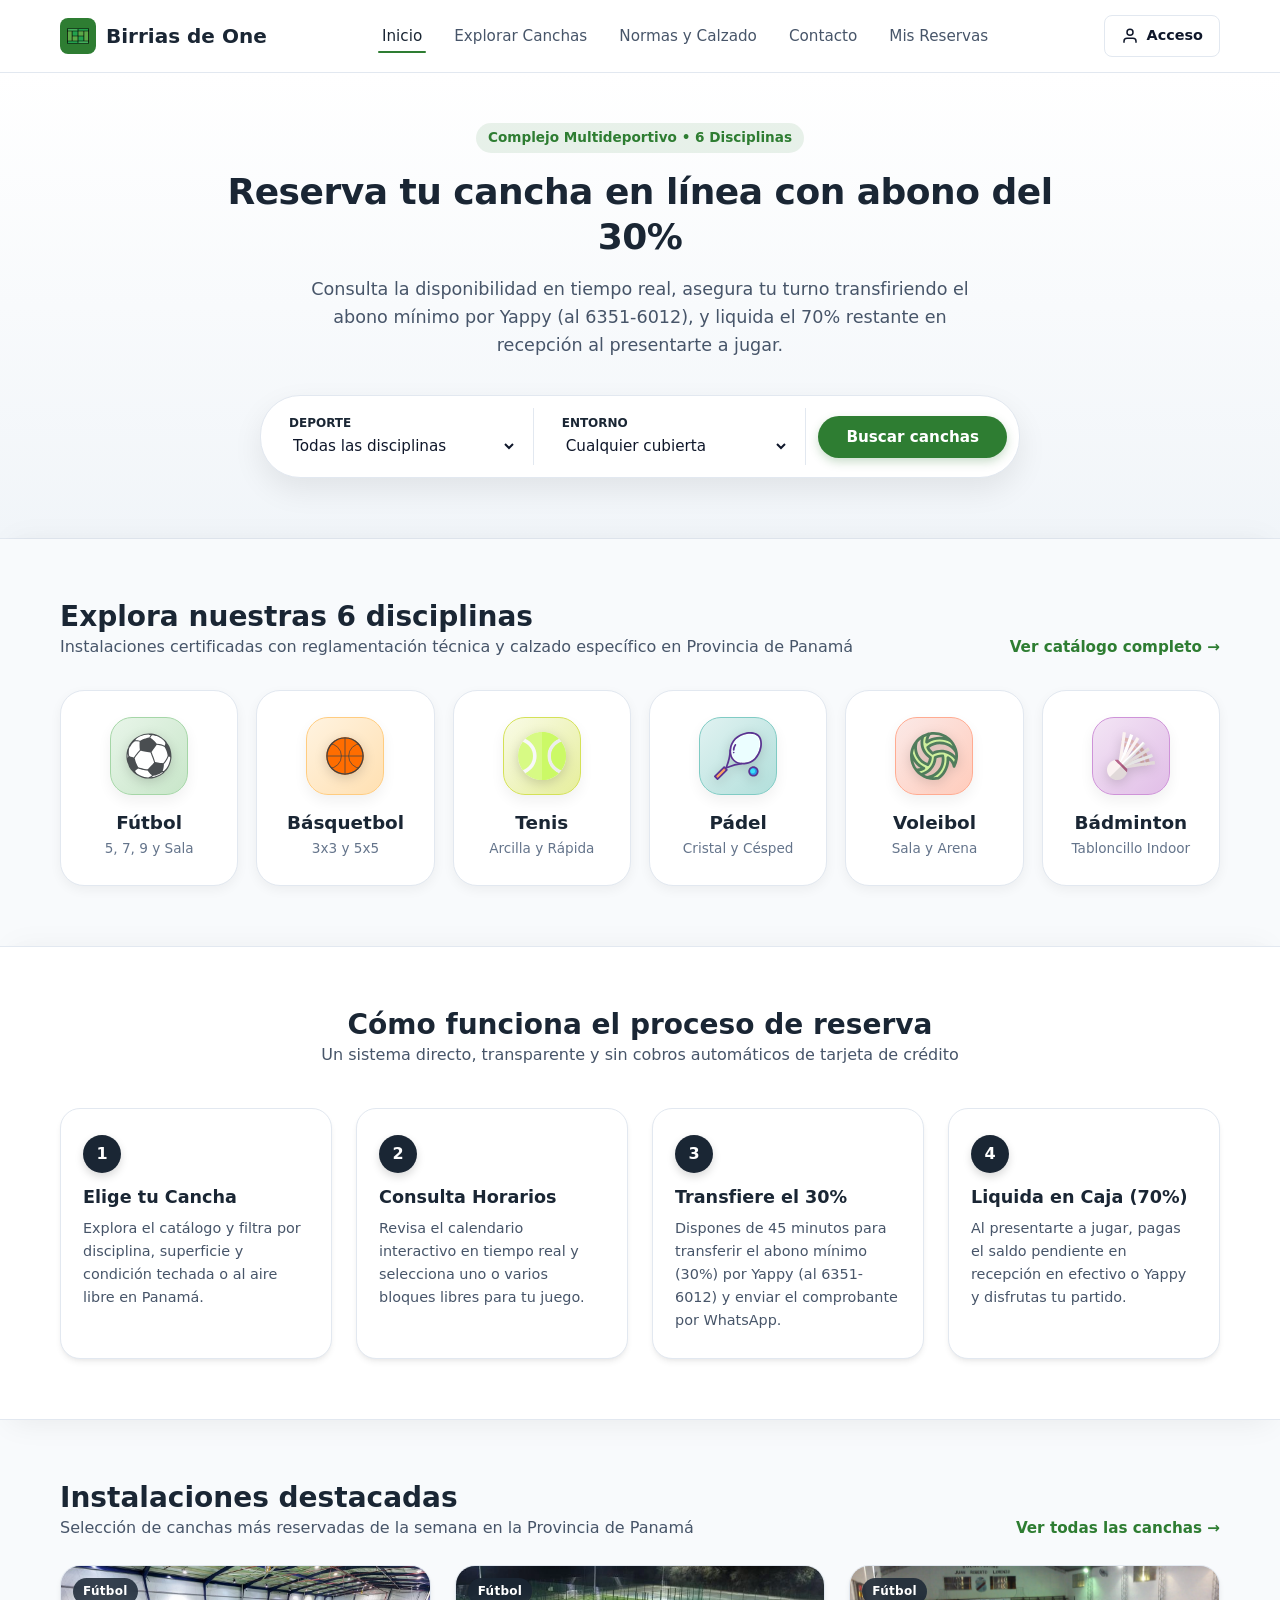
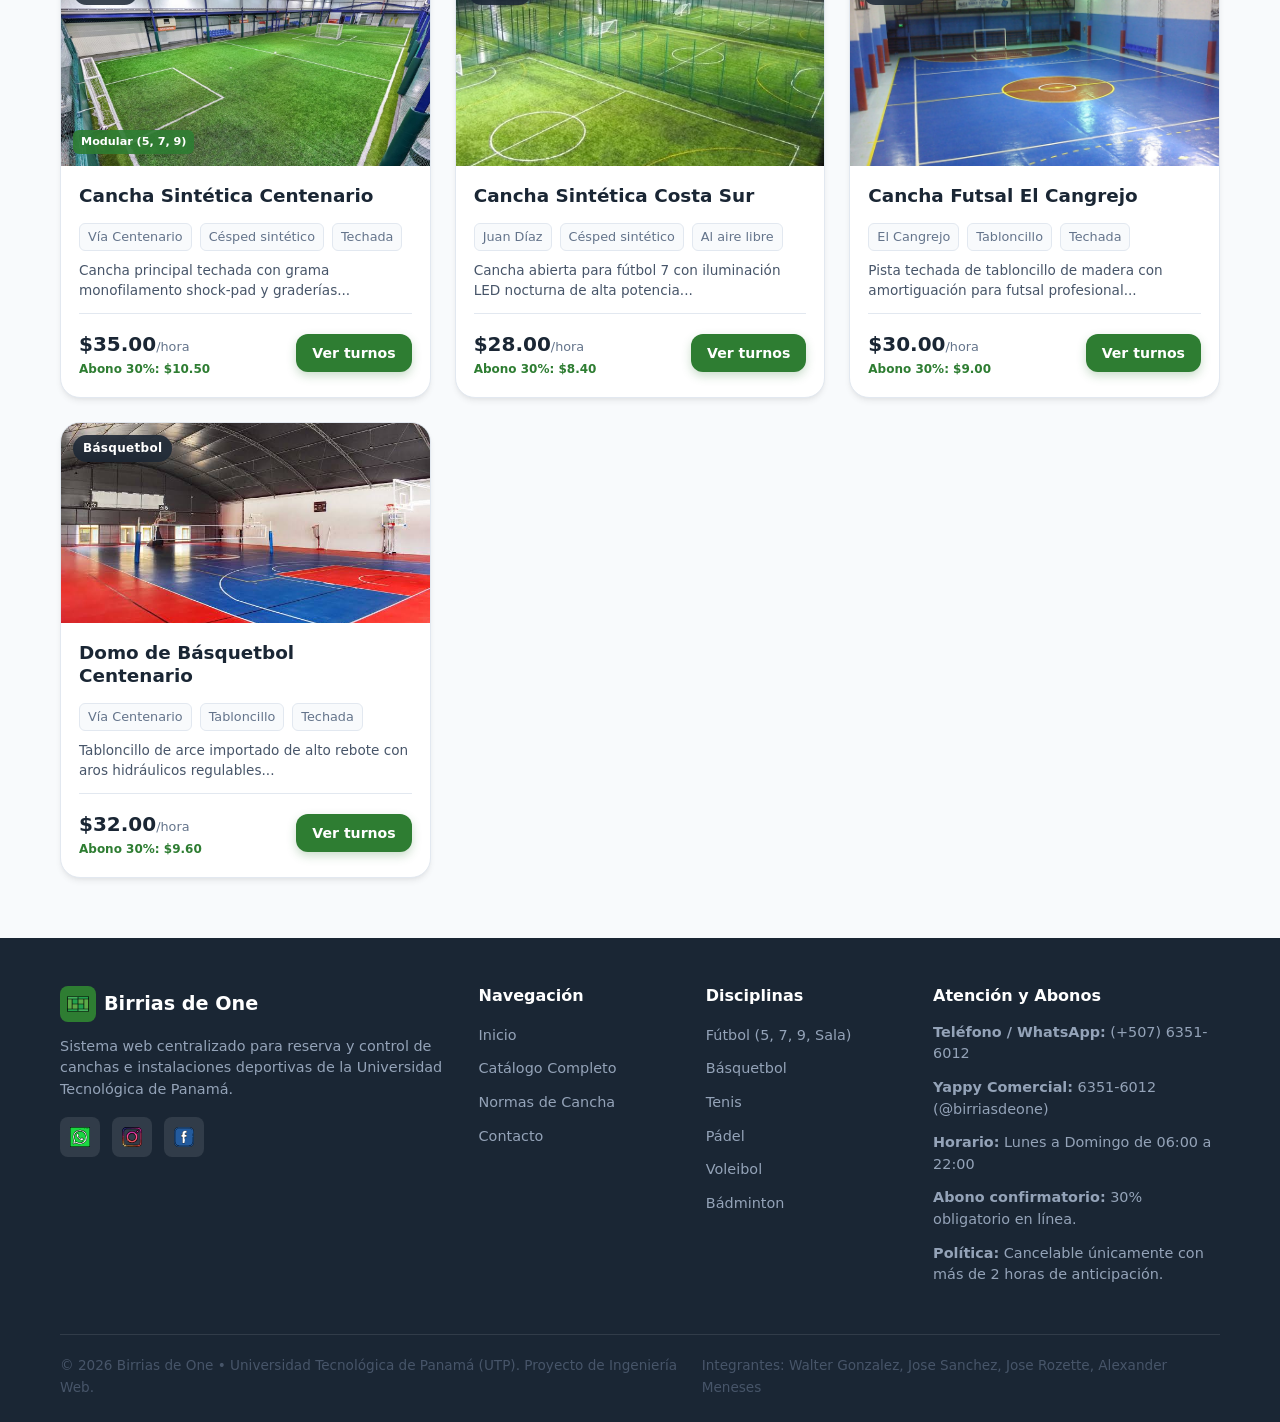
<file: index.html>
<!DOCTYPE html>
<html lang="es">
<head>
  <meta charset="UTF-8">
  <meta http-equiv="refresh" content="0; url=Codigo%20del%20proyecto%20Fase%203/index.html">
  <title>Birrias de One</title>
</head>
<body>
  <p>Redirigiendo a Birrias de One... <a href="Codigo%20del%20proyecto%20Fase%203/index.html">Haz clic aquí</a></p>
</body>
</html>
</file>
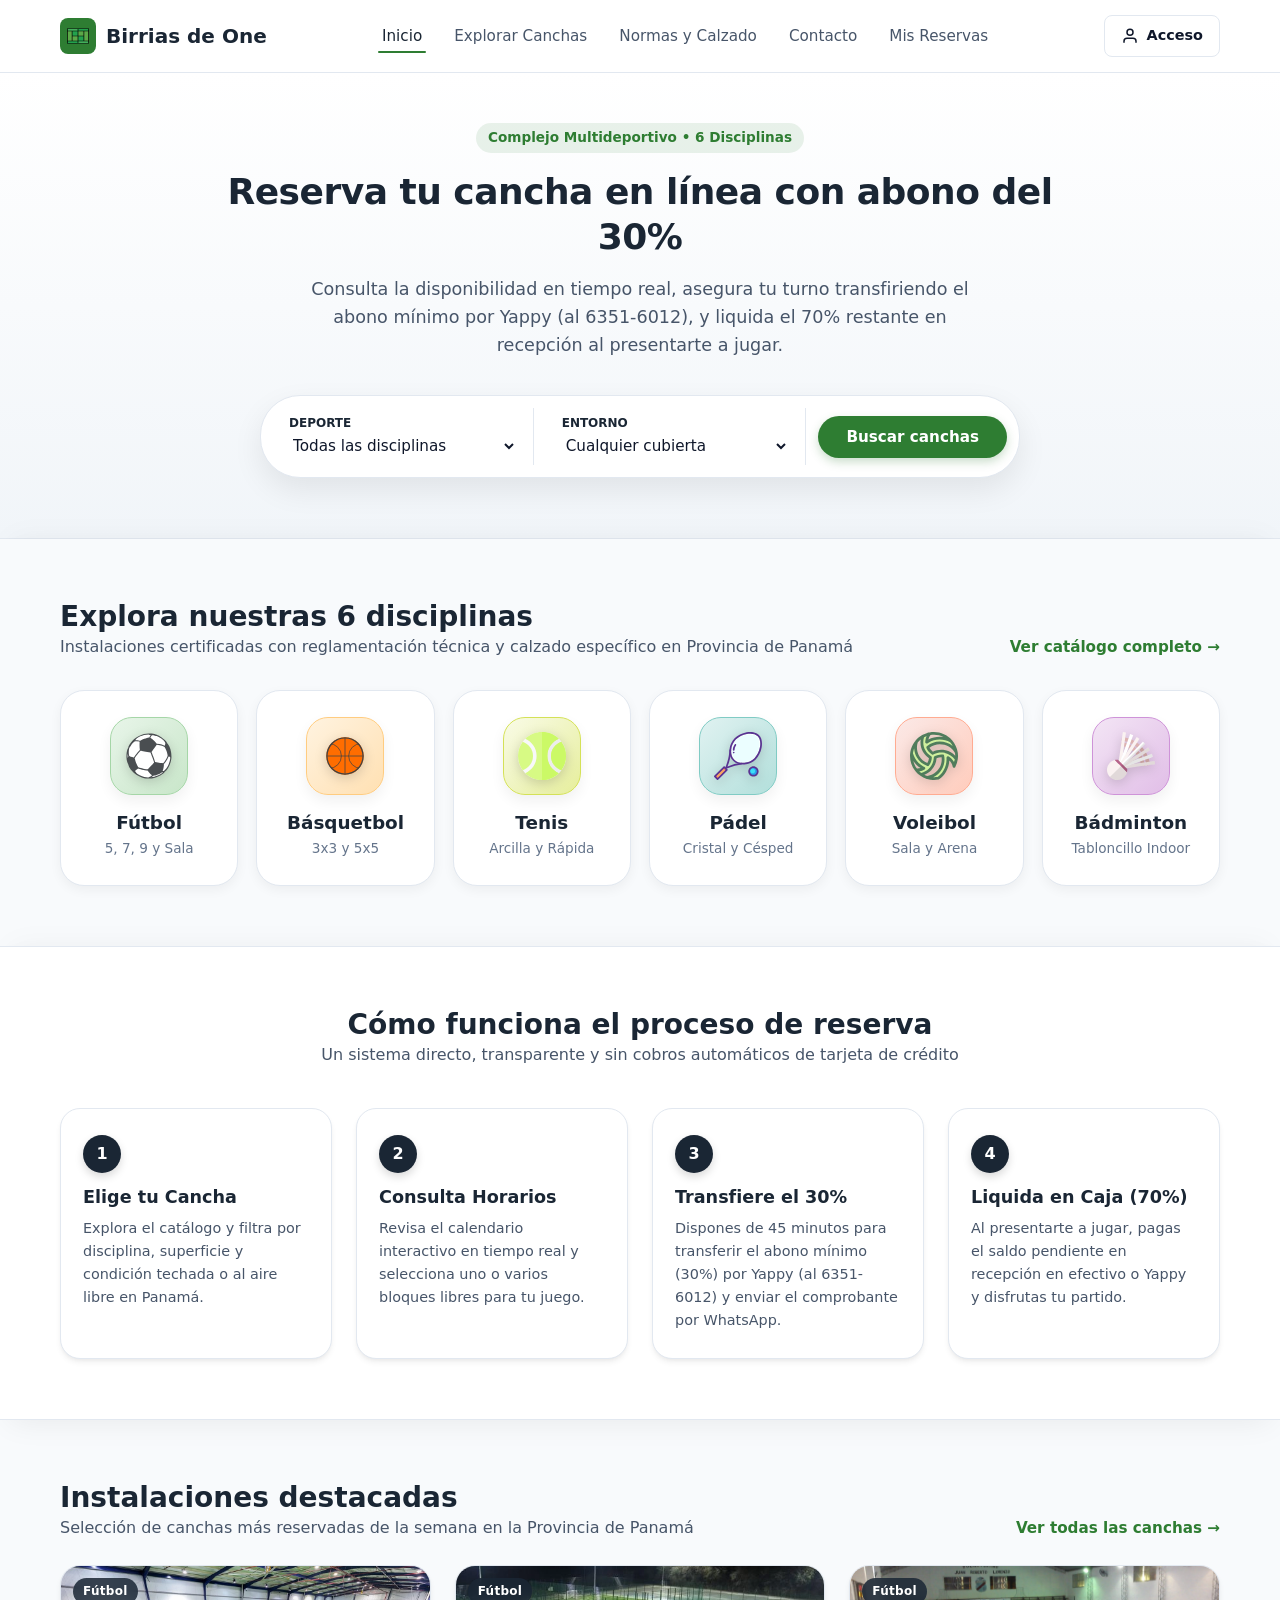
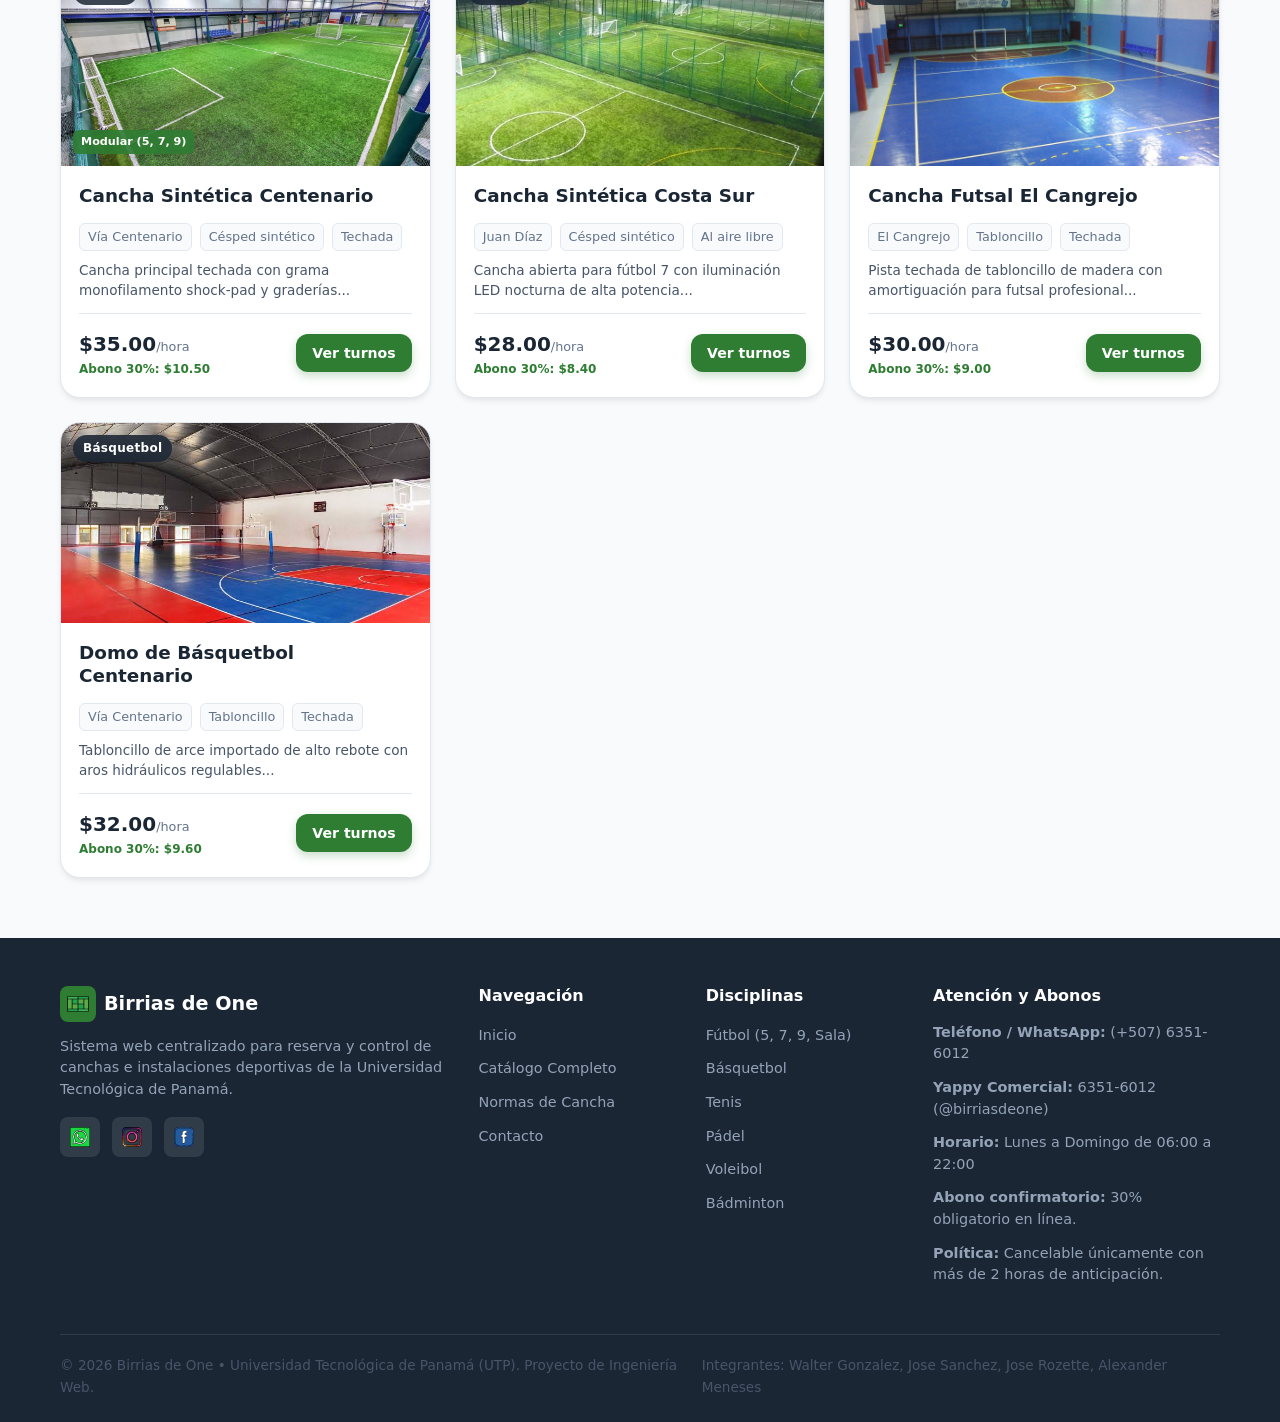
<file: Codigo del proyecto Fase 3/index.html>
<!DOCTYPE html>
<html lang="es">
<head>
  <meta charset="UTF-8">
  <meta name="viewport" content="width=device-width, initial-scale=1.0">
  <title>Birrias de One - Reserva de Canchas e Instalaciones Deportivas</title>
  <link rel="stylesheet" href="css/estilos.css">
  <link rel="stylesheet" href="css/componentes.css">
  <link rel="stylesheet" href="css/responsive.css">
</head>
<body>

  <!-- Cabecera Global -->
  <header class="header-principal">
    <div class="contenedor nav-contenedor">
      <a href="index.html" class="logo-marca">
        <span class="logo-icono">
          <img src="img/iconos/iconologomarca.svg" alt="Birrias de One" width="22" height="22">
        </span>
        <span>Birrias de One</span>
      </a>

      <!-- Menú de navegación -->
      <nav aria-label="Navegacion principal">
        <!-- Control de menu hamburguesa con CSS puro (sin JS) -->
        <input type="checkbox" id="nav-toggle" class="nav-toggle-checkbox" aria-label="Abrir menu de navegacion">
        <label for="nav-toggle" class="btn-hamburguesa" aria-label="Menu principal">
          <svg viewBox="0 0 24 24"><path d="M4 6h16M4 12h16M4 18h16" stroke="currentColor" stroke-width="2" stroke-linecap="round"/></svg>
        </label>
        <ul class="nav-enlaces">
          <li><a href="index.html" class="activo">Inicio</a></li>
          <li><a href="catalogo.html">Explorar Canchas</a></li>
          <li><a href="normas.html">Normas y Calzado</a></li>
          <li><a href="contacto.html">Contacto</a></li>
          <li><a href="reservas.html">Mis Reservas</a></li>
        </ul>
      </nav>

      <!-- Bloque de usuario o acceso -->
      <div id="nav-usuario-box" class="nav-usuario">
        <a href="login.html" class="btn-acceso">
          <svg width="18" height="18" viewBox="0 0 24 24" fill="none" stroke="currentColor" stroke-width="2">
            <path d="M20 21v-2a4 4 0 0 0-4-4H8a4 4 0 0 0-4 4v2"></path>
            <circle cx="12" cy="7" r="4"></circle>
          </svg>
          <span>Acceso</span>
        </a>
      </div>
    </div>
  </header>

  <main>
    <!-- Hero con Buscador Rápido y Sombreado Divisorio -->
    <section style="background: linear-gradient(180deg, #ffffff 0%, #f1f5f9 100%); padding: 50px 0 60px; border-bottom: 1px solid var(--color-borde); box-shadow: 0 10px 25px -8px rgba(0,0,0,0.06); position: relative; z-index: 1;">
      <div class="contenedor" style="text-align: center; max-width: 900px;">
        <span class="hero-badge-tag">
          Complejo Multideportivo • 6 Disciplinas
        </span>
        <h1 style="margin-bottom: 16px; letter-spacing: -0.5px;">
          Reserva tu cancha en línea con abono del 30%
        </h1>
        <p style="font-size: 1.1rem; max-width: 680px; margin: 0 auto 36px;">
          Consulta la disponibilidad en tiempo real, asegura tu turno transfiriendo el abono mínimo por Yappy (al 6351-6012), y liquida el 70% restante en recepción al presentarte a jugar.
        </p>

        <!-- Buscador rápido nativo en HTML (Sin JavaScript) -->
        <form action="catalogo.html" method="GET" class="hero-buscador-barra">
          <div class="hero-buscador-campo">
            <label for="buscar-deporte" style="display:block; font-size: 0.75rem; font-weight: 700; color: var(--color-primario); text-transform: uppercase;">Deporte</label>
            <select id="buscar-deporte" name="deporte" style="width: 100%; border: none; outline: none; background: transparent; font-size: 0.95rem; color: var(--color-texto); cursor: pointer;">
              <option value="">Todas las disciplinas</option>
              <option value="Futbol">Fútbol</option>
              <option value="Basquetbol">Básquetbol</option>
              <option value="Tenis">Tenis</option>
              <option value="Padel">Pádel</option>
              <option value="Voleibol">Voleibol</option>
              <option value="Badminton">Bádminton</option>
            </select>
          </div>

          <div class="hero-buscador-campo">
            <label for="buscar-cubierta" style="display:block; font-size: 0.75rem; font-weight: 700; color: var(--color-primario); text-transform: uppercase;">Entorno</label>
            <select id="buscar-cubierta" name="cubierta" style="width: 100%; border: none; outline: none; background: transparent; font-size: 0.95rem; color: var(--color-texto); cursor: pointer;">
              <option value="">Cualquier cubierta</option>
              <option value="Techada">Techada</option>
              <option value="Al aire libre">Al aire libre</option>
            </select>
          </div>

          <button type="submit" class="btn-primario hero-buscador-btn">
            <span>Buscar canchas</span>
          </button>
        </form>
      </div>
    </section>

    <!-- Sección Collage por Disciplinas (2.1) con Balones Resaltados y Sombreado Divisorio -->
    <section class="seccion-sombra-divisoria seccion-padding-alt">
      <div class="contenedor">
        <div class="seccion-header-flex">
          <div>
            <h2>Explora nuestras 6 disciplinas</h2>
            <p>Instalaciones certificadas con reglamentación técnica y calzado específico en Provincia de Panamá</p>
          </div>
          <a href="catalogo.html" style="font-weight: 600; font-size: 0.95rem; color: var(--color-verde);">Ver catálogo completo &rarr;</a>
        </div>

        <div class="grid-deportes">
          
          <!-- Futbol -->
          <a href="catalogo.html?deporte=Futbol" class="deporte-card">
            <div class="deporte-icono-box icono-grad-futbol">
              <img src="img/iconos/iconofutbol.svg" alt="Futbol" width="48" height="48">
            </div>
            <h3 style="font-size: 1.15rem; color: var(--color-primario); margin-bottom: 4px;">Fútbol</h3>
            <p style="font-size: 0.85rem; color: var(--color-texto-muted);">5, 7, 9 y Sala</p>
          </a>

          <!-- Basquetbol -->
          <a href="catalogo.html?deporte=Basquetbol" class="deporte-card">
            <div class="deporte-icono-box icono-grad-basket">
              <img src="img/iconos/iconobasquetbol.svg" alt="Basquetbol" width="48" height="48">
            </div>
            <h3 style="font-size: 1.15rem; color: var(--color-primario); margin-bottom: 4px;">Básquetbol</h3>
            <p style="font-size: 0.85rem; color: var(--color-texto-muted);">3x3 y 5x5</p>
          </a>

          <!-- Tenis -->
          <a href="catalogo.html?deporte=Tenis" class="deporte-card">
            <div class="deporte-icono-box icono-grad-tenis">
              <img src="img/iconos/iconotenis.svg" alt="Tenis" width="48" height="48">
            </div>
            <h3 style="font-size: 1.15rem; color: var(--color-primario); margin-bottom: 4px;">Tenis</h3>
            <p style="font-size: 0.85rem; color: var(--color-texto-muted);">Arcilla y Rápida</p>
          </a>

          <!-- Padel -->
          <a href="catalogo.html?deporte=Padel" class="deporte-card">
            <div class="deporte-icono-box icono-grad-padel">
              <img src="img/iconos/iconopadel.svg" alt="Padel" width="48" height="48">
            </div>
            <h3 style="font-size: 1.15rem; color: var(--color-primario); margin-bottom: 4px;">Pádel</h3>
            <p style="font-size: 0.85rem; color: var(--color-texto-muted);">Cristal y Césped</p>
          </a>

          <!-- Voleibol -->
          <a href="catalogo.html?deporte=Voleibol" class="deporte-card">
            <div class="deporte-icono-box icono-grad-voleibol">
              <img src="img/iconos/iconovoleibol.svg" alt="Voleibol" width="48" height="48">
            </div>
            <h3 style="font-size: 1.15rem; color: var(--color-primario); margin-bottom: 4px;">Voleibol</h3>
            <p style="font-size: 0.85rem; color: var(--color-texto-muted);">Sala y Arena</p>
          </a>

          <!-- Badminton -->
          <a href="catalogo.html?deporte=Badminton" class="deporte-card">
            <div class="deporte-icono-box icono-grad-badminton">
              <img src="img/iconos/iconobadminton.svg" alt="Badminton" width="48" height="48">
            </div>
            <h3 style="font-size: 1.15rem; color: var(--color-primario); margin-bottom: 4px;">Bádminton</h3>
            <p style="font-size: 0.85rem; color: var(--color-texto-muted);">Tabloncillo Indoor</p>
          </a>

        </div>
      </div>
    </section>

    <!-- Cómo Funciona (en 4 pasos sin emojis, con Hovers Interactivos y Sombreado Divisorio) -->
    <section class="seccion-sombra-divisoria seccion-padding-white">
      <div class="contenedor">
        <div class="seccion-header-center">
          <h2>Cómo funciona el proceso de reserva</h2>
          <p>Un sistema directo, transparente y sin cobros automáticos de tarjeta de crédito</p>
        </div>

        <div class="grid-pasos">
          
          <div class="tarjeta-paso">
            <span class="tarjeta-paso-numero">1</span>
            <h3 style="font-size: 1.1rem; margin-bottom: 8px;">Elige tu Cancha</h3>
            <p style="font-size: 0.9rem;">Explora el catálogo y filtra por disciplina, superficie y condición techada o al aire libre en Panamá.</p>
          </div>

          <div class="tarjeta-paso">
            <span class="tarjeta-paso-numero">2</span>
            <h3 style="font-size: 1.1rem; margin-bottom: 8px;">Consulta Horarios</h3>
            <p style="font-size: 0.9rem;">Revisa el calendario interactivo en tiempo real y selecciona uno o varios bloques libres para tu juego.</p>
          </div>

          <div class="tarjeta-paso">
            <span class="tarjeta-paso-numero">3</span>
            <h3 style="font-size: 1.1rem; margin-bottom: 8px;">Transfiere el 30%</h3>
            <p style="font-size: 0.9rem;">Dispones de 45 minutos para transferir el abono mínimo (30%) por Yappy (al 6351-6012) y enviar el comprobante por WhatsApp.</p>
          </div>

          <div class="tarjeta-paso">
            <span class="tarjeta-paso-numero">4</span>
            <h3 style="font-size: 1.1rem; margin-bottom: 8px;">Liquida en Caja (70%)</h3>
            <p style="font-size: 0.9rem;">Al presentarte a jugar, pagas el saldo pendiente en recepción en efectivo o Yappy y disfrutas tu partido.</p>
          </div>

        </div>
      </div>
    </section>

    <!-- Canchas Destacadas (Renderizadas directamente en HTML puro) -->
    <section style="padding: 60px 0; background: var(--color-fondo);">
      <div class="contenedor">
        <div style="display: flex; align-items: flex-end; justify-content: space-between; margin-bottom: 24px; flex-wrap: wrap; gap: 12px;">
          <div>
            <h2>Instalaciones destacadas</h2>
            <p>Selección de canchas más reservadas de la semana en la Provincia de Panamá</p>
          </div>
          <a href="catalogo.html" style="font-weight: 600; font-size: 0.95rem; color: var(--color-verde);">Ver todas las canchas &rarr;</a>
        </div>

        <div id="grid-canchas-inicio" style="display: grid; grid-template-columns: repeat(auto-fill, minmax(280px, 1fr)); gap: 24px;">
          
          <!-- Cancha 1: Centenario -->
          <article class="tarjeta-cancha">
            <div class="tarjeta-imagen-wrapper">
              <img src="img/canchafutboltecho.jpg" alt="Cancha Sintética Centenario" class="tarjeta-imagen">
              <span class="tarjeta-badge">Fútbol</span>
              <span class="tarjeta-badge-modular">Modular (5, 7, 9)</span>
            </div>
            <div class="tarjeta-cuerpo">
              <h3>Cancha Sintética Centenario</h3>
              <div class="tarjeta-specs">
                <span>Vía Centenario</span>
                <span>Césped sintético</span>
                <span>Techada</span>
              </div>
              <p class="tarjeta-desc">Cancha principal techada con grama monofilamento shock-pad y graderías...</p>
              <div class="tarjeta-precio-box">
                <div>
                  <div class="precio-monto tabular">$35.00<small>/hora</small></div>
                  <div class="precio-abono-aviso">Abono 30%: $10.50</div>
                </div>
                <a href="detalle.html" class="btn-primario btn-cancha">
                  Ver turnos
                </a>
              </div>
            </div>
          </article>

          <!-- Cancha 2: Costa Sur -->
          <article class="tarjeta-cancha">
            <div class="tarjeta-imagen-wrapper">
              <img src="img/canchafutbolsintecho.jpg" alt="Cancha Sintética Costa Sur" class="tarjeta-imagen">
              <span class="tarjeta-badge">Fútbol</span>
            </div>
            <div class="tarjeta-cuerpo">
              <h3>Cancha Sintética Costa Sur</h3>
              <div class="tarjeta-specs">
                <span>Juan Díaz</span>
                <span>Césped sintético</span>
                <span>Al aire libre</span>
              </div>
              <p class="tarjeta-desc">Cancha abierta para fútbol 7 con iluminación LED nocturna de alta potencia...</p>
              <div class="tarjeta-precio-box">
                <div>
                  <div class="precio-monto tabular">$28.00<small>/hora</small></div>
                  <div class="precio-abono-aviso">Abono 30%: $8.40</div>
                </div>
                <a href="detalle.html" class="btn-primario btn-cancha">
                  Ver turnos
                </a>
              </div>
            </div>
          </article>

          <!-- Cancha 3: Futsal El Cangrejo -->
          <article class="tarjeta-cancha">
            <div class="tarjeta-imagen-wrapper">
              <img src="img/canchafutbolsalatecho.jpg" alt="Cancha Futsal El Cangrejo" class="tarjeta-imagen">
              <span class="tarjeta-badge">Fútbol</span>
            </div>
            <div class="tarjeta-cuerpo">
              <h3>Cancha Futsal El Cangrejo</h3>
              <div class="tarjeta-specs">
                <span>El Cangrejo</span>
                <span>Tabloncillo</span>
                <span>Techada</span>
              </div>
              <p class="tarjeta-desc">Pista techada de tabloncillo de madera con amortiguación para futsal profesional...</p>
              <div class="tarjeta-precio-box">
                <div>
                  <div class="precio-monto tabular">$30.00<small>/hora</small></div>
                  <div class="precio-abono-aviso">Abono 30%: $9.00</div>
                </div>
                <a href="detalle.html" class="btn-primario btn-cancha">
                  Ver turnos
                </a>
              </div>
            </div>
          </article>

          <!-- Cancha 4: Básquetbol Domo Centenario -->
          <article class="tarjeta-cancha">
            <div class="tarjeta-imagen-wrapper">
              <img src="img/canchabaskettecho.jpg" alt="Domo de Básquetbol Centenario" class="tarjeta-imagen">
              <span class="tarjeta-badge">Básquetbol</span>
            </div>
            <div class="tarjeta-cuerpo">
              <h3>Domo de Básquetbol Centenario</h3>
              <div class="tarjeta-specs">
                <span>Vía Centenario</span>
                <span>Tabloncillo</span>
                <span>Techada</span>
              </div>
              <p class="tarjeta-desc">Tabloncillo de arce importado de alto rebote con aros hidráulicos regulables...</p>
              <div class="tarjeta-precio-box">
                <div>
                  <div class="precio-monto tabular">$32.00<small>/hora</small></div>
                  <div class="precio-abono-aviso">Abono 30%: $9.60</div>
                </div>
                <a href="detalle.html" class="btn-primario btn-cancha">
                  Ver turnos
                </a>
              </div>
            </div>
          </article>

        </div>
      </div>
    </section>
  </main>

  <!-- Pie de Página con Redes Sociales -->
  <footer class="footer-principal">
    <div class="contenedor">
      <div class="footer-grid">
        <div class="footer-col">
          <div class="footer-logo-header">
            <span class="logo-icono">
              <img src="img/iconos/iconologomarca.svg" alt="Birrias de One" width="22" height="22">
            </span>
            <h3 class="footer-logo-texto">Birrias de One</h3>
          </div>
          <p>Sistema web centralizado para reserva y control de canchas e instalaciones deportivas de la Universidad Tecnológica de Panamá.</p>
          
          <!-- 
            Redes Sociales
            // usamos este codigo como guia para el diseno de iconos sociales interactivos:
            // From Uiverse.io by Faizuddinq (.social-icons-lista)
          -->
          <ul class="social-icons-lista" style="margin-top: 16px;">
            <li class="social-item">
              <span class="social-tooltip">WhatsApp Comprobantes</span>
              <a href="https://wa.me/50763516012" target="_blank" data-red="whatsapp" aria-label="Enviar comprobante por WhatsApp al 63516012">
                <img src="img/iconos/iconowhatsapp.svg" alt="WhatsApp">
              </a>
            </li>
            <!-- //espacio para el link paa cuando creemos las cuentas -->
            <li class="social-item">
              <span class="social-tooltip">Instagram Oficial</span>
              <a href="https://www.instagram.com/birriasdeone/" data-red="instagram" aria-label="Instagram">
                <img src="img/iconos/iconoinstagram.svg" alt="Instagram">
              </a>
            </li>
            <!-- //espacio para el link paa cuando creemos las cuentas -->
            <li class="social-item">
              <span class="social-tooltip">Facebook</span>
              <a href="#" data-red="facebook" aria-label="Facebook">
                <img src="img/iconos/iconofacebook.svg" alt="Facebook">
              </a>
            </li>
          </ul>
        </div>

        <div class="footer-col">
          <h4>Navegación</h4>
          <ul>
            <li><a href="index.html">Inicio</a></li>
            <li><a href="catalogo.html">Catálogo Completo</a></li>
            <li><a href="normas.html">Normas de Cancha</a></li>
            <li><a href="contacto.html">Contacto</a></li>
          </ul>
        </div>

        <div class="footer-col">
          <h4>Disciplinas</h4>
          <ul>
            <li><a href="catalogo.html">Fútbol (5, 7, 9, Sala)</a></li>
            <li><a href="catalogo.html">Básquetbol</a></li>
            <li><a href="catalogo.html">Tenis</a></li>
            <li><a href="catalogo.html">Pádel</a></li>
            <li><a href="catalogo.html">Voleibol</a></li>
            <li><a href="catalogo.html">Bádminton</a></li>
          </ul>
        </div>

        <div class="footer-col">
          <h4>Atención y Abonos</h4>
          <p><strong>Teléfono / WhatsApp:</strong> (+507) 6351-6012</p>
          <p><strong>Yappy Comercial:</strong> 6351-6012 (@birriasdeone)</p>
          <p><strong>Horario:</strong> Lunes a Domingo de 06:00 a 22:00</p>
          <p><strong>Abono confirmatorio:</strong> 30% obligatorio en línea.</p>
          <p><strong>Política:</strong> Cancelable únicamente con más de 2 horas de anticipación.</p>
        </div>
      </div>

      <div class="footer-inferior">
        <p>&copy; 2026 Birrias de One • Universidad Tecnológica de Panamá (UTP). Proyecto de Ingeniería Web.</p>
        <p>Integrantes: Walter Gonzalez, Jose Sanchez, Jose Rozette, Alexander Meneses</p>
      </div>
    </div>
  </footer>
</body>
</html>
</file>
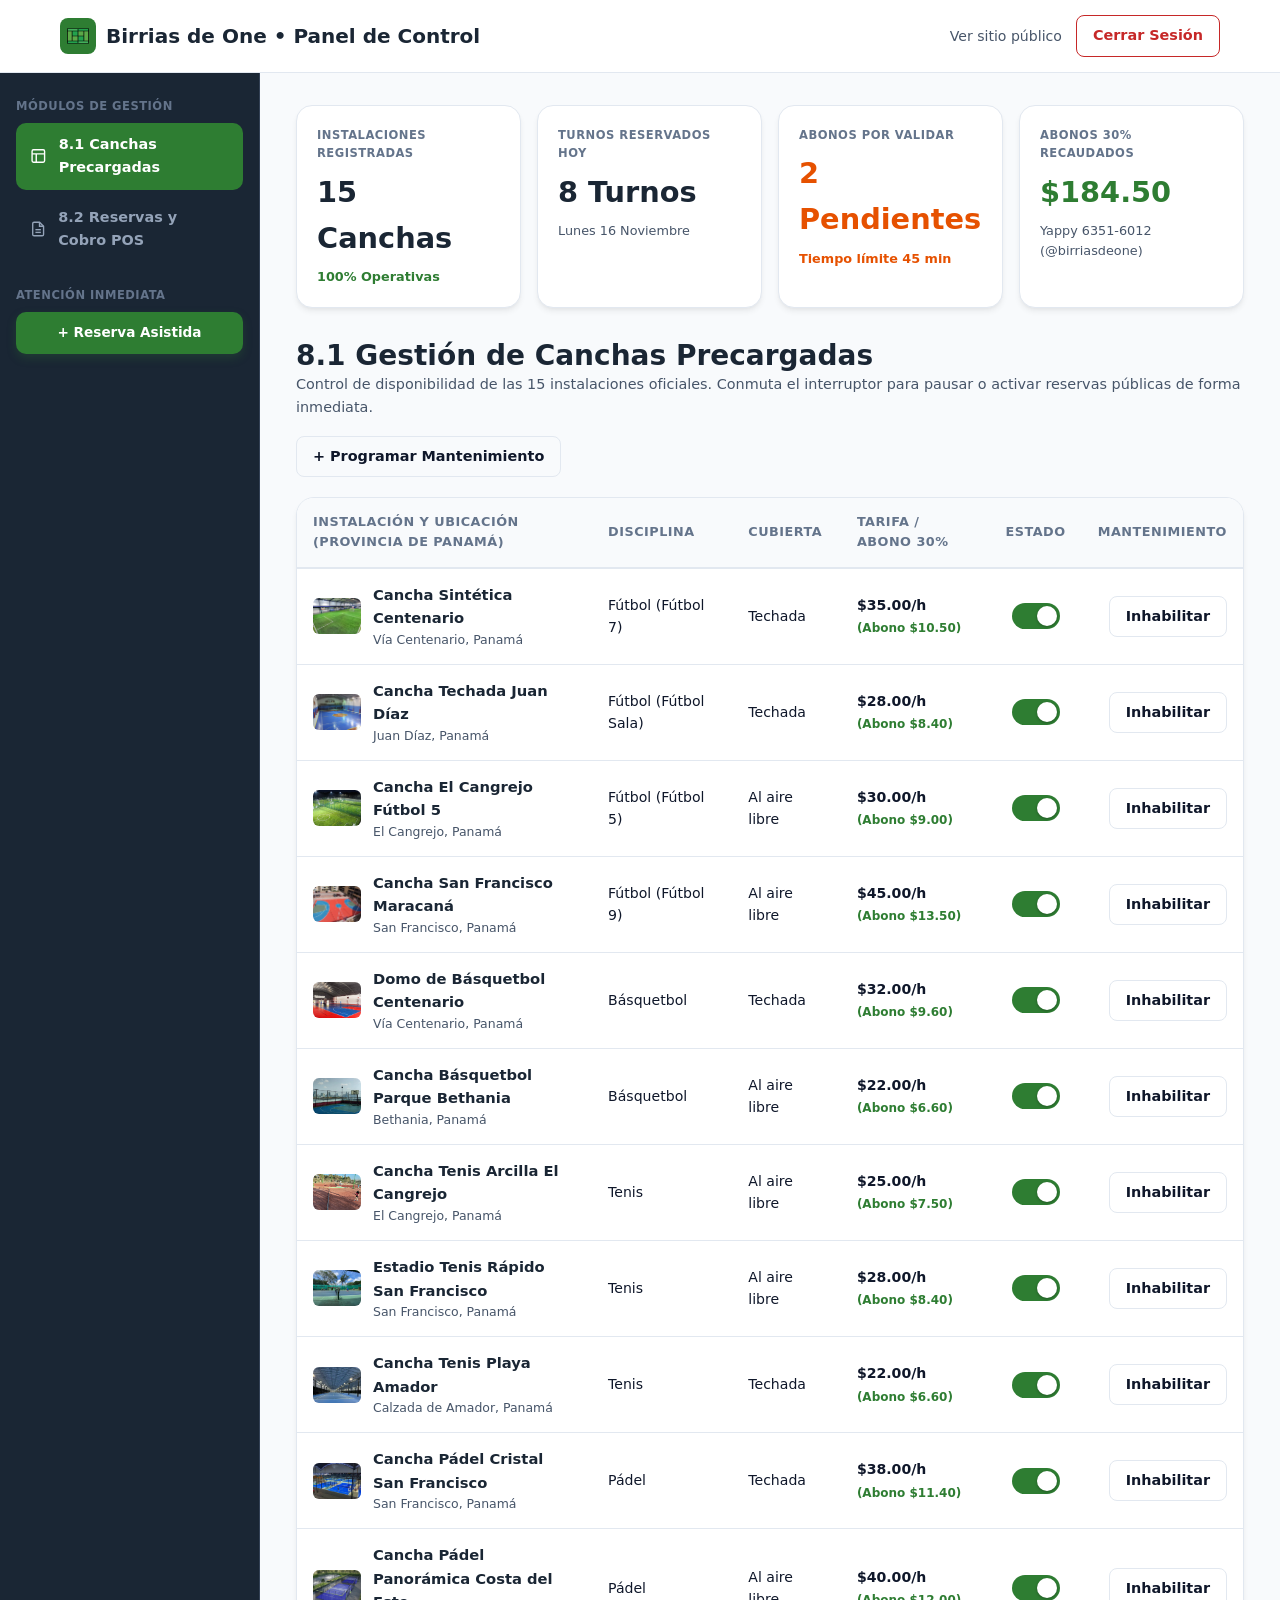
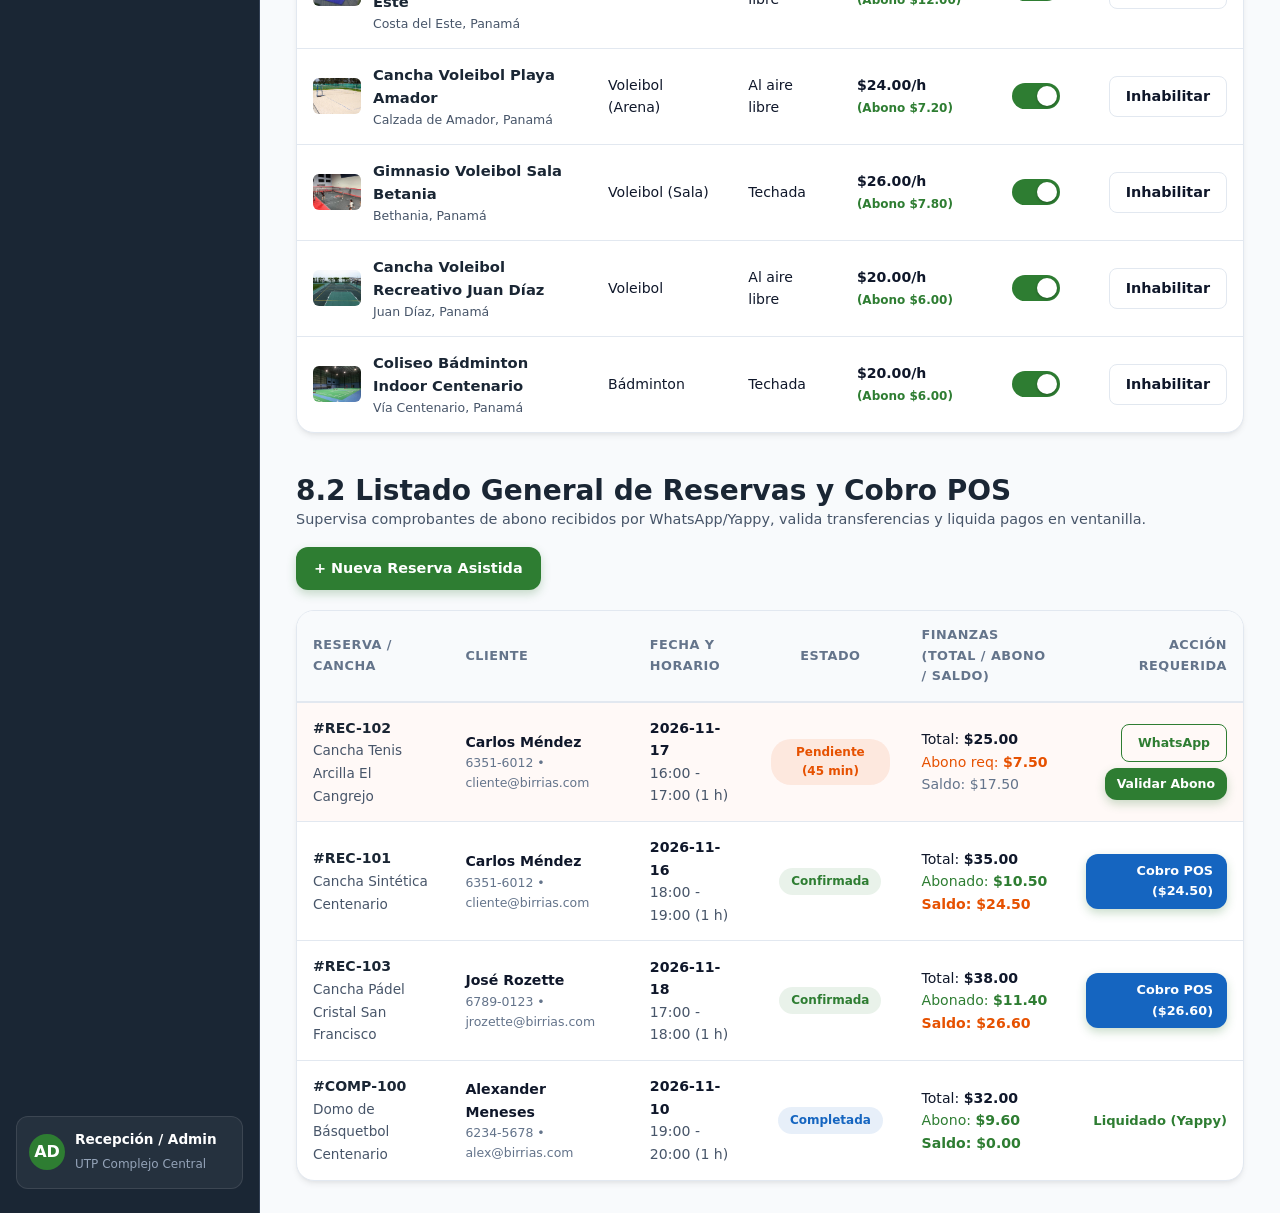
<file: Codigo del proyecto Fase 3/admin.html>
<!DOCTYPE html>
<html lang="es">
<head>
  <meta charset="UTF-8">
  <meta name="viewport" content="width=device-width, initial-scale=1.0">
  <title>Panel de Control Administrativo - Birrias de One</title>
  <link rel="stylesheet" href="css/estilos.css">
  <link rel="stylesheet" href="css/componentes.css">
  <link rel="stylesheet" href="css/responsive.css">
  <style>
    /* Estructura específica del Layout del Panel de Administración */
    .admin-layout {
      display: grid;
      grid-template-columns: 260px 1fr;
      min-height: calc(100vh - 72px);
    }

    .admin-sidebar {
      background: #1a2634;
      color: #cbd5e1;
      padding: 24px 16px;
      display: flex;
      flex-direction: column;
      justify-content: space-between;
      border-right: 1px solid #334155;
    }

    .sidebar-seccion-titulo {
      font-size: 0.72rem;
      text-transform: uppercase;
      font-weight: 700;
      color: #64748b;
      margin-bottom: 8px;
      letter-spacing: 0.5px;
    }

    .sidebar-btn {
      display: flex;
      align-items: center;
      gap: 12px;
      width: 100%;
      padding: 10px 14px;
      border-radius: 10px;
      background: transparent;
      border: none;
      color: #94a3b8;
      font-weight: 600;
      font-size: 0.9rem;
      text-decoration: none;
      cursor: pointer;
      text-align: left;
      transition: all 0.2s ease;
      margin-bottom: 6px;
    }

    .sidebar-btn:hover {
      background: rgba(255, 255, 255, 0.05);
      color: #fff;
    }

    .sidebar-btn.activo {
      background: var(--color-verde);
      color: #fff;
    }

    .admin-contenido {
      padding: 32px 36px;
      background: var(--color-fondo);
      overflow-y: auto;
    }

    .tarjeta-metrica {
      background: #fff;
      border: 1px solid var(--color-borde);
      border-radius: 16px;
      padding: 20px;
      box-shadow: var(--sombra-tarjeta);
      display: flex;
      flex-direction: column;
      gap: 6px;
      transition: transform 0.2s ease, box-shadow 0.2s ease;
    }

    .tarjeta-metrica:hover {
      box-shadow: var(--sombra-verde);
      transform: translateY(-2px);
    }

    .admin-empleado-card {
      background: rgba(255, 255, 255, 0.05);
      padding: 12px;
      border-radius: 12px;
      border: 1px solid rgba(255, 255, 255, 0.1);
      display: flex;
      align-items: center;
      gap: 10px;
      margin-top: 24px;
    }

    .admin-avatar {
      width: 36px;
      height: 36px;
      border-radius: 50%;
      background: var(--color-verde);
      color: #fff;
      display: flex;
      align-items: center;
      justify-content: center;
      font-weight: 700;
    }

    .admin-tabla-card {
      background: #fff;
      border: 1px solid var(--color-borde);
      border-radius: 18px;
      box-shadow: var(--sombra-tarjeta);
      overflow: hidden;
    }

    .btn-peligro {
      color: var(--color-rojo) !important;
      border-color: var(--color-rojo) !important;
      text-decoration: none;
    }

    .btn-pos {
      background: #1565c0 !important;
      padding: 7px 14px;
      font-size: 0.8rem;
      text-decoration: none;
      display: inline-block;
    }

    .btn-validar {
      font-size: 0.78rem;
      padding: 6px 12px;
      text-decoration: none;
      display: inline-block;
    }

    .btn-whatsapp-sm {
      font-size: 0.78rem;
      color: var(--color-verde);
      border-color: var(--color-verde);
      text-decoration: none;
    }

    .pos-saldo-box {
      background: rgba(21, 101, 192, 0.08);
      border: 1px solid rgba(21, 101, 192, 0.2);
      padding: 14px;
      border-radius: 12px;
      display: flex;
      justify-content: space-between;
      align-items: center;
    }

    @media (max-width: 900px) {
      .admin-layout {
        grid-template-columns: 1fr;
      }
      .admin-sidebar {
        border-right: none;
        border-bottom: 1px solid #334155;
      }
      .admin-contenido {
        padding: 20px 16px;
      }
    }
  </style>
</head>
<body>

  <!-- Header Superior -->
  <header class="header-principal">
    <div class="contenedor nav-contenedor">
      <a href="index.html" class="logo-marca">
        <span class="logo-icono">
          <img src="img/iconos/iconologomarca.svg" alt="Birrias de One" width="22" height="22">
        </span>
        <span>Birrias de One • Panel de Control</span>
      </a>

      <div style="display:flex; align-items:center; gap:14px;">
        <a href="index.html" style="font-size:0.88rem; color:var(--color-texto-suave); text-decoration:none;">Ver sitio público</a>
        <a href="login.html" class="btn-acceso btn-peligro">Cerrar Sesión</a>
      </div>
    </div>
  </header>

  <!-- Layout del Panel con Sidebar Moderno -->
  <div class="admin-layout">
    
    <!-- Sidebar -->
    <aside class="admin-sidebar">
      <div>
        <div style="margin-bottom: 24px;">
          <div class="sidebar-seccion-titulo">Módulos de Gestión</div>
          
          <a href="#seccion-admin-canchas" class="sidebar-btn activo">
            <svg width="20" height="20" viewBox="0 0 24 24" fill="none" stroke="currentColor" stroke-width="2"><rect x="3" y="3" width="18" height="18" rx="2"/><path d="M3 9h18M9 21V9"/></svg>
            <span>8.1 Canchas Precargadas</span>
          </a>

          <a href="#seccion-admin-reservas" class="sidebar-btn">
            <svg width="20" height="20" viewBox="0 0 24 24" fill="none" stroke="currentColor" stroke-width="2"><path d="M14 2H6a2 2 0 0 0-2 2v16a2 2 0 0 0 2 2h12a2 2 0 0 0 2-2V8z"/><polyline points="14 2 14 8 20 8"/><line x1="16" y1="13" x2="8" y2="13"/><line x1="16" y1="17" x2="8" y2="17"/></svg>
            <span>8.2 Reservas y Cobro POS</span>
          </a>
        </div>

        <div>
          <div class="sidebar-seccion-titulo">Atención Inmediata</div>
          <a href="#modal-asistida" class="btn-primario" style="display:block; text-align:center; width:100%; padding:10px; font-size:0.85rem; border-radius:10px; text-decoration:none;">
            + Reserva Asistida
          </a>
        </div>
      </div>

      <!-- Tarjeta de Empleado autenticado -->
      <div class="admin-empleado-card">
        <div class="admin-avatar">AD</div>
        <div>
          <strong style="color:#fff; font-size:0.85rem; display:block;">Recepción / Admin</strong>
          <span style="font-size:0.75rem; color:#94a3b8;">UTP Complejo Central</span>
        </div>
      </div>
    </aside>

    <!-- Contenido Principal -->
    <main class="admin-contenido">

      <!-- Métricas Resumen Superior -->
      <div class="grid-metricas">
        <div class="tarjeta-metrica">
          <span class="reserva-valor-etiqueta">Instalaciones Registradas</span>
          <div class="tabular" style="font-size:1.8rem; font-weight:800; color:var(--color-primario);">15 Canchas</div>
          <span style="font-size:0.8rem; color:var(--color-verde); font-weight:600;">100% Operativas</span>
        </div>
        <div class="tarjeta-metrica">
          <span class="reserva-valor-etiqueta">Turnos Reservados Hoy</span>
          <div class="tabular" style="font-size:1.8rem; font-weight:800; color:var(--color-primario);">8 Turnos</div>
          <span style="font-size:0.8rem; color:var(--color-texto-suave);">Lunes 16 Noviembre</span>
        </div>
        <div class="tarjeta-metrica">
          <span class="reserva-valor-etiqueta">Abonos por Validar</span>
          <div class="tabular" style="font-size:1.8rem; font-weight:800; color:var(--color-ambar);">2 Pendientes</div>
          <span style="font-size:0.8rem; color:var(--color-ambar); font-weight:600;">Tiempo límite 45 min</span>
        </div>
        <div class="tarjeta-metrica">
          <span class="reserva-valor-etiqueta">Abonos 30% Recaudados</span>
          <div class="tabular" style="font-size:1.8rem; font-weight:800; color:var(--color-verde);">$184.50</div>
          <span style="font-size:0.8rem; color:var(--color-texto-suave);">Yappy 6351-6012 (@birriasdeone)</span>
        </div>
      </div>

      <!-- SECCION 1: 8.1 GESTION DE CANCHAS PRECARGADAS -->
      <section id="seccion-admin-canchas" style="margin-bottom: 40px;">
        <div class="flex-between" style="margin-bottom: 20px;">
          <div>
            <h2>8.1 Gestión de Canchas Precargadas</h2>
            <p style="font-size:0.9rem;">
              Control de disponibilidad de las 15 instalaciones oficiales. Conmuta el interruptor para pausar o activar reservas públicas de forma inmediata.
            </p>
          </div>
          <a href="#modal-bloqueo" class="btn-acceso btn-mantenimiento">
            + Programar Mantenimiento
          </a>
        </div>

        <div class="admin-tabla-card">
          <div class="tabla-responsive-wrapper">
            <table class="tabla-admin">
              <thead>
                <tr>
                  <th>Instalación y Ubicación (Provincia de Panamá)</th>
                  <th>Disciplina</th>
                  <th>Cubierta</th>
                  <th>Tarifa / Abono 30%</th>
                  <th class="col-center">Estado</th>
                  <th class="col-right">Mantenimiento</th>
                </tr>
              </thead>
              <tbody>
                <!-- 1 -->
                <tr>
                  <td>
                    <div class="admin-cancha-item">
                      <img src="img/canchafutboltecho.jpg" alt="Cancha 1" class="admin-cancha-thumb">
                      <div>
                        <strong class="admin-cancha-nombre">Cancha Sintética Centenario</strong>
                        <div class="admin-cancha-sector">Vía Centenario, Panamá</div>
                      </div>
                    </div>
                  </td>
                  <td>Fútbol (Fútbol 7)</td>
                  <td><span class="badge badge-techada">Techada</span></td>
                  <td><strong>$35.00/h</strong> <span class="admin-tarifa-abono">(Abono $10.50)</span></td>
                  <td class="col-center">
                    <label class="switch-cancha"><input type="checkbox" checked><span class="slider-cancha"></span></label>
                  </td>
                  <td class="col-right">
                    <a href="#modal-bloqueo" class="btn-acceso btn-mantenimiento">Inhabilitar</a>
                  </td>
                </tr>

                <!-- 2 -->
                <tr>
                  <td>
                    <div class="admin-cancha-item">
                      <img src="img/canchafutbolsalatecho.jpg" alt="Cancha 2" class="admin-cancha-thumb">
                      <div>
                        <strong class="admin-cancha-nombre">Cancha Techada Juan Díaz</strong>
                        <div class="admin-cancha-sector">Juan Díaz, Panamá</div>
                      </div>
                    </div>
                  </td>
                  <td>Fútbol (Fútbol Sala)</td>
                  <td><span class="badge badge-techada">Techada</span></td>
                  <td><strong>$28.00/h</strong> <span class="admin-tarifa-abono">(Abono $8.40)</span></td>
                  <td class="col-center">
                    <label class="switch-cancha"><input type="checkbox" checked><span class="slider-cancha"></span></label>
                  </td>
                  <td class="col-right">
                    <a href="#modal-bloqueo" class="btn-acceso btn-mantenimiento">Inhabilitar</a>
                  </td>
                </tr>

                <!-- 3 -->
                <tr>
                  <td>
                    <div class="admin-cancha-item">
                      <img src="img/canchafutbolsintecho.jpg" alt="Cancha 3" class="admin-cancha-thumb">
                      <div>
                        <strong class="admin-cancha-nombre">Cancha El Cangrejo Fútbol 5</strong>
                        <div class="admin-cancha-sector">El Cangrejo, Panamá</div>
                      </div>
                    </div>
                  </td>
                  <td>Fútbol (Fútbol 5)</td>
                  <td><span class="badge badge-airelibre">Al aire libre</span></td>
                  <td><strong>$30.00/h</strong> <span class="admin-tarifa-abono">(Abono $9.00)</span></td>
                  <td class="col-center">
                    <label class="switch-cancha"><input type="checkbox" checked><span class="slider-cancha"></span></label>
                  </td>
                  <td class="col-right">
                    <a href="#modal-bloqueo" class="btn-acceso btn-mantenimiento">Inhabilitar</a>
                  </td>
                </tr>

                <!-- 4 -->
                <tr>
                  <td>
                    <div class="admin-cancha-item">
                      <img src="img/canchafutbolsalasintecho.jpg" alt="Cancha 4" class="admin-cancha-thumb">
                      <div>
                        <strong class="admin-cancha-nombre">Cancha San Francisco Maracaná</strong>
                        <div class="admin-cancha-sector">San Francisco, Panamá</div>
                      </div>
                    </div>
                  </td>
                  <td>Fútbol (Fútbol 9)</td>
                  <td><span class="badge badge-airelibre">Al aire libre</span></td>
                  <td><strong>$45.00/h</strong> <span class="admin-tarifa-abono">(Abono $13.50)</span></td>
                  <td class="col-center">
                    <label class="switch-cancha"><input type="checkbox" checked><span class="slider-cancha"></span></label>
                  </td>
                  <td class="col-right">
                    <a href="#modal-bloqueo" class="btn-acceso btn-mantenimiento">Inhabilitar</a>
                  </td>
                </tr>

                <!-- 5 -->
                <tr>
                  <td>
                    <div class="admin-cancha-item">
                      <img src="img/canchabaskettecho.jpg" alt="Cancha 5" class="admin-cancha-thumb">
                      <div>
                        <strong class="admin-cancha-nombre">Domo de Básquetbol Centenario</strong>
                        <div class="admin-cancha-sector">Vía Centenario, Panamá</div>
                      </div>
                    </div>
                  </td>
                  <td>Básquetbol</td>
                  <td><span class="badge badge-techada">Techada</span></td>
                  <td><strong>$32.00/h</strong> <span class="admin-tarifa-abono">(Abono $9.60)</span></td>
                  <td class="col-center">
                    <label class="switch-cancha"><input type="checkbox" checked><span class="slider-cancha"></span></label>
                  </td>
                  <td class="col-right">
                    <a href="#modal-bloqueo" class="btn-acceso btn-mantenimiento">Inhabilitar</a>
                  </td>
                </tr>

                <!-- 6 -->
                <tr>
                  <td>
                    <div class="admin-cancha-item">
                      <img src="img/canchabasketsintecho.jpg" alt="Cancha 6" class="admin-cancha-thumb">
                      <div>
                        <strong class="admin-cancha-nombre">Cancha Básquetbol Parque Bethania</strong>
                        <div class="admin-cancha-sector">Bethania, Panamá</div>
                      </div>
                    </div>
                  </td>
                  <td>Básquetbol</td>
                  <td><span class="badge badge-airelibre">Al aire libre</span></td>
                  <td><strong>$22.00/h</strong> <span class="admin-tarifa-abono">(Abono $6.60)</span></td>
                  <td class="col-center">
                    <label class="switch-cancha"><input type="checkbox" checked><span class="slider-cancha"></span></label>
                  </td>
                  <td class="col-right">
                    <a href="#modal-bloqueo" class="btn-acceso btn-mantenimiento">Inhabilitar</a>
                  </td>
                </tr>

                <!-- 7 -->
                <tr>
                  <td>
                    <div class="admin-cancha-item">
                      <img src="img/canchatenisarenasintecho.jpg" alt="Cancha 7" class="admin-cancha-thumb">
                      <div>
                        <strong class="admin-cancha-nombre">Cancha Tenis Arcilla El Cangrejo</strong>
                        <div class="admin-cancha-sector">El Cangrejo, Panamá</div>
                      </div>
                    </div>
                  </td>
                  <td>Tenis</td>
                  <td><span class="badge badge-airelibre">Al aire libre</span></td>
                  <td><strong>$25.00/h</strong> <span class="admin-tarifa-abono">(Abono $7.50)</span></td>
                  <td class="col-center">
                    <label class="switch-cancha"><input type="checkbox" checked><span class="slider-cancha"></span></label>
                  </td>
                  <td class="col-right">
                    <a href="#modal-bloqueo" class="btn-acceso btn-mantenimiento">Inhabilitar</a>
                  </td>
                </tr>

                <!-- 8 -->
                <tr>
                  <td>
                    <div class="admin-cancha-item">
                      <img src="img/canchatenispisositecho.jpg" alt="Cancha 8" class="admin-cancha-thumb">
                      <div>
                        <strong class="admin-cancha-nombre">Estadio Tenis Rápido San Francisco</strong>
                        <div class="admin-cancha-sector">San Francisco, Panamá</div>
                      </div>
                    </div>
                  </td>
                  <td>Tenis</td>
                  <td><span class="badge badge-airelibre">Al aire libre</span></td>
                  <td><strong>$28.00/h</strong> <span class="admin-tarifa-abono">(Abono $8.40)</span></td>
                  <td class="col-center">
                    <label class="switch-cancha"><input type="checkbox" checked><span class="slider-cancha"></span></label>
                  </td>
                  <td class="col-right">
                    <a href="#modal-bloqueo" class="btn-acceso btn-mantenimiento">Inhabilitar</a>
                  </td>
                </tr>

                <!-- 9 -->
                <tr>
                  <td>
                    <div class="admin-cancha-item">
                      <img src="img/canchatenispisotecho.jpg" alt="Cancha 9" class="admin-cancha-thumb">
                      <div>
                        <strong class="admin-cancha-nombre">Cancha Tenis Playa Amador</strong>
                        <div class="admin-cancha-sector">Calzada de Amador, Panamá</div>
                      </div>
                    </div>
                  </td>
                  <td>Tenis</td>
                  <td><span class="badge badge-techada">Techada</span></td>
                  <td><strong>$22.00/h</strong> <span class="admin-tarifa-abono">(Abono $6.60)</span></td>
                  <td class="col-center">
                    <label class="switch-cancha"><input type="checkbox" checked><span class="slider-cancha"></span></label>
                  </td>
                  <td class="col-right">
                    <a href="#modal-bloqueo" class="btn-acceso btn-mantenimiento">Inhabilitar</a>
                  </td>
                </tr>

                <!-- 10 -->
                <tr>
                  <td>
                    <div class="admin-cancha-item">
                      <img src="img/canchapadeltecho.jpg" alt="Cancha 10" class="admin-cancha-thumb">
                      <div>
                        <strong class="admin-cancha-nombre">Cancha Pádel Cristal San Francisco</strong>
                        <div class="admin-cancha-sector">San Francisco, Panamá</div>
                      </div>
                    </div>
                  </td>
                  <td>Pádel</td>
                  <td><span class="badge badge-techada">Techada</span></td>
                  <td><strong>$38.00/h</strong> <span class="admin-tarifa-abono">(Abono $11.40)</span></td>
                  <td class="col-center">
                    <label class="switch-cancha"><input type="checkbox" checked><span class="slider-cancha"></span></label>
                  </td>
                  <td class="col-right">
                    <a href="#modal-bloqueo" class="btn-acceso btn-mantenimiento">Inhabilitar</a>
                  </td>
                </tr>

                <!-- 11 -->
                <tr>
                  <td>
                    <div class="admin-cancha-item">
                      <img src="img/canchapadelsintecho.jpg" alt="Cancha 11" class="admin-cancha-thumb">
                      <div>
                        <strong class="admin-cancha-nombre">Cancha Pádel Panorámica Costa del Este</strong>
                        <div class="admin-cancha-sector">Costa del Este, Panamá</div>
                      </div>
                    </div>
                  </td>
                  <td>Pádel</td>
                  <td><span class="badge badge-airelibre">Al aire libre</span></td>
                  <td><strong>$40.00/h</strong> <span class="admin-tarifa-abono">(Abono $12.00)</span></td>
                  <td class="col-center">
                    <label class="switch-cancha"><input type="checkbox" checked><span class="slider-cancha"></span></label>
                  </td>
                  <td class="col-right">
                    <a href="#modal-bloqueo" class="btn-acceso btn-mantenimiento">Inhabilitar</a>
                  </td>
                </tr>

                <!-- 12 -->
                <tr>
                  <td>
                    <div class="admin-cancha-item">
                      <img src="img/canchavolleyarena.jpg" alt="Cancha 12" class="admin-cancha-thumb">
                      <div>
                        <strong class="admin-cancha-nombre">Cancha Voleibol Playa Amador</strong>
                        <div class="admin-cancha-sector">Calzada de Amador, Panamá</div>
                      </div>
                    </div>
                  </td>
                  <td>Voleibol (Arena)</td>
                  <td><span class="badge badge-airelibre">Al aire libre</span></td>
                  <td><strong>$24.00/h</strong> <span class="admin-tarifa-abono">(Abono $7.20)</span></td>
                  <td class="col-center">
                    <label class="switch-cancha"><input type="checkbox" checked><span class="slider-cancha"></span></label>
                  </td>
                  <td class="col-right">
                    <a href="#modal-bloqueo" class="btn-acceso btn-mantenimiento">Inhabilitar</a>
                  </td>
                </tr>

                <!-- 13 -->
                <tr>
                  <td>
                    <div class="admin-cancha-item">
                      <img src="img/canchavolleytecho.jpg" alt="Cancha 13" class="admin-cancha-thumb">
                      <div>
                        <strong class="admin-cancha-nombre">Gimnasio Voleibol Sala Betania</strong>
                        <div class="admin-cancha-sector">Bethania, Panamá</div>
                      </div>
                    </div>
                  </td>
                  <td>Voleibol (Sala)</td>
                  <td><span class="badge badge-techada">Techada</span></td>
                  <td><strong>$26.00/h</strong> <span class="admin-tarifa-abono">(Abono $7.80)</span></td>
                  <td class="col-center">
                    <label class="switch-cancha"><input type="checkbox" checked><span class="slider-cancha"></span></label>
                  </td>
                  <td class="col-right">
                    <a href="#modal-bloqueo" class="btn-acceso btn-mantenimiento">Inhabilitar</a>
                  </td>
                </tr>

                <!-- 14 -->
                <tr>
                  <td>
                    <div class="admin-cancha-item">
                      <img src="img/canchavolleysintecho.jpg" alt="Cancha 14" class="admin-cancha-thumb">
                      <div>
                        <strong class="admin-cancha-nombre">Cancha Voleibol Recreativo Juan Díaz</strong>
                        <div class="admin-cancha-sector">Juan Díaz, Panamá</div>
                      </div>
                    </div>
                  </td>
                  <td>Voleibol</td>
                  <td><span class="badge badge-airelibre">Al aire libre</span></td>
                  <td><strong>$20.00/h</strong> <span class="admin-tarifa-abono">(Abono $6.00)</span></td>
                  <td class="col-center">
                    <label class="switch-cancha"><input type="checkbox" checked><span class="slider-cancha"></span></label>
                  </td>
                  <td class="col-right">
                    <a href="#modal-bloqueo" class="btn-acceso btn-mantenimiento">Inhabilitar</a>
                  </td>
                </tr>

                <!-- 15 -->
                <tr>
                  <td>
                    <div class="admin-cancha-item">
                      <img src="img/canchabadmintontecho.jpg" alt="Cancha 15" class="admin-cancha-thumb">
                      <div>
                        <strong class="admin-cancha-nombre">Coliseo Bádminton Indoor Centenario</strong>
                        <div class="admin-cancha-sector">Vía Centenario, Panamá</div>
                      </div>
                    </div>
                  </td>
                  <td>Bádminton</td>
                  <td><span class="badge badge-techada">Techada</span></td>
                  <td><strong>$20.00/h</strong> <span class="admin-tarifa-abono">(Abono $6.00)</span></td>
                  <td class="col-center">
                    <label class="switch-cancha"><input type="checkbox" checked><span class="slider-cancha"></span></label>
                  </td>
                  <td class="col-right">
                    <a href="#modal-bloqueo" class="btn-acceso btn-mantenimiento">Inhabilitar</a>
                  </td>
                </tr>
              </tbody>
            </table>
          </div>
        </div>
      </section>

      <!-- SECCION 2: 8.2 LISTADO GENERAL DE RESERVAS Y COBRO POS -->
      <section id="seccion-admin-reservas">
        <div class="flex-between" style="margin-bottom:20px;">
          <div>
            <h2>8.2 Listado General de Reservas y Cobro POS</h2>
            <p style="font-size:0.9rem;">Supervisa comprobantes de abono recibidos por WhatsApp/Yappy, valida transferencias y liquida pagos en ventanilla.</p>
          </div>

          <a href="#modal-asistida" class="btn-primario" style="padding:10px 18px; font-size:0.9rem; text-decoration:none;">
            + Nueva Reserva Asistida
          </a>
        </div>

        <div class="admin-tabla-card">
          <div class="tabla-responsive-wrapper">
            <table class="tabla-admin">
              <thead>
                <tr>
                  <th>Reserva / Cancha</th>
                  <th>Cliente</th>
                  <th>Fecha y Horario</th>
                  <th class="col-center">Estado</th>
                  <th>Finanzas (Total / Abono / Saldo)</th>
                  <th class="col-right">Acción Requerida</th>
                </tr>
              </thead>
              <tbody>
                <!-- Fila 1: Pendiente por Validar -->
                <tr class="admin-fila-alerta">
                  <td>
                    <strong style="color:var(--color-primario); display:block;">#REC-102</strong>
                    <span style="font-size:0.85rem; color:var(--color-texto-suave);">Cancha Tenis Arcilla El Cangrejo</span>
                  </td>
                  <td>
                    <strong>Carlos Méndez</strong>
                    <div style="font-size:0.78rem; color:var(--color-texto-muted);">6351-6012 • cliente@birrias.com</div>
                  </td>
                  <td>
                    <strong>2026-11-17</strong>
                    <div style="color:var(--color-texto-suave);">16:00 - 17:00 (1 h)</div>
                  </td>
                  <td class="col-center">
                    <span class="badge-pendiente">Pendiente (45 min)</span>
                  </td>
                  <td>
                    <div>Total: <strong class="tabular">$25.00</strong></div>
                    <div style="color:var(--color-ambar);">Abono req: <strong class="tabular">$7.50</strong></div>
                    <div style="color:var(--color-texto-muted);">Saldo: <span class="tabular">$17.50</span></div>
                  </td>
                  <td class="col-right">
                    <div style="display:flex; justify-content:flex-end; gap:6px; flex-wrap:wrap;">
                      <a href="https://wa.me/50763516012" target="_blank" class="btn-acceso btn-whatsapp-sm">
                        WhatsApp
                      </a>
                      <a href="#modal-validado" class="btn-primario btn-validar">
                        Validar Abono
                      </a>
                    </div>
                  </td>
                </tr>

                <!-- Fila 2: Confirmada, pendiente de cobro en sitio -->
                <tr>
                  <td>
                    <strong style="color:var(--color-primario); display:block;">#REC-101</strong>
                    <span style="font-size:0.85rem; color:var(--color-texto-suave);">Cancha Sintética Centenario</span>
                  </td>
                  <td>
                    <strong>Carlos Méndez</strong>
                    <div style="font-size:0.78rem; color:var(--color-texto-muted);">6351-6012 • cliente@birrias.com</div>
                  </td>
                  <td>
                    <strong>2026-11-16</strong>
                    <div style="color:var(--color-texto-suave);">18:00 - 19:00 (1 h)</div>
                  </td>
                  <td class="col-center">
                    <span class="badge-confirmada">Confirmada</span>
                  </td>
                  <td>
                    <div>Total: <strong class="tabular">$35.00</strong></div>
                    <div style="color:var(--color-verde);">Abonado: <strong class="tabular">$10.50</strong></div>
                    <div style="color:var(--color-ambar); font-weight:700;">Saldo: <span class="tabular">$24.50</span></div>
                  </td>
                  <td class="col-right">
                    <a href="#modal-pos" class="btn-primario btn-pos">
                      Cobro POS ($24.50)
                    </a>
                  </td>
                </tr>

                <!-- Fila 3: Confirmada 2 -->
                <tr>
                  <td>
                    <strong style="color:var(--color-primario); display:block;">#REC-103</strong>
                    <span style="font-size:0.85rem; color:var(--color-texto-suave);">Cancha Pádel Cristal San Francisco</span>
                  </td>
                  <td>
                    <strong>José Rozette</strong>
                    <div style="font-size:0.78rem; color:var(--color-texto-muted);">6789-0123 • jrozette@birrias.com</div>
                  </td>
                  <td>
                    <strong>2026-11-18</strong>
                    <div style="color:var(--color-texto-suave);">17:00 - 18:00 (1 h)</div>
                  </td>
                  <td class="col-center">
                    <span class="badge-confirmada">Confirmada</span>
                  </td>
                  <td>
                    <div>Total: <strong class="tabular">$38.00</strong></div>
                    <div style="color:var(--color-verde);">Abonado: <strong class="tabular">$11.40</strong></div>
                    <div style="color:var(--color-ambar); font-weight:700;">Saldo: <span class="tabular">$26.60</span></div>
                  </td>
                  <td class="col-right">
                    <a href="#modal-pos" class="btn-primario btn-pos">
                      Cobro POS ($26.60)
                    </a>
                  </td>
                </tr>

                <!-- Fila 4: Completada y Liquidada -->
                <tr>
                  <td>
                    <strong style="color:var(--color-primario); display:block;">#COMP-100</strong>
                    <span style="font-size:0.85rem; color:var(--color-texto-suave);">Domo de Básquetbol Centenario</span>
                  </td>
                  <td>
                    <strong>Alexander Meneses</strong>
                    <div style="font-size:0.78rem; color:var(--color-texto-muted);">6234-5678 • alex@birrias.com</div>
                  </td>
                  <td>
                    <strong>2026-11-10</strong>
                    <div style="color:var(--color-texto-suave);">19:00 - 20:00 (1 h)</div>
                  </td>
                  <td class="col-center">
                    <span class="badge-completada">Completada</span>
                  </td>
                  <td>
                    <div>Total: <strong class="tabular">$32.00</strong></div>
                    <div style="color:var(--color-verde);">Abono: <strong class="tabular">$9.60</strong></div>
                    <div style="color:var(--color-verde); font-weight:700;">Saldo: <span class="tabular">$0.00</span></div>
                  </td>
                  <td class="col-right">
                    <span style="font-size:0.82rem; color:var(--color-verde); font-weight:700;">Liquidado (Yappy)</span>
                  </td>
                </tr>
              </tbody>
            </table>
          </div>
        </div>
      </section>

    </main>
  </div>

  <!-- MODAL POS: LIQUIDACION EN SITIO (CSS Puro :target) -->
  <div id="modal-pos" class="modal-overlay">
    <div class="modal-caja">
      <div class="modal-cabecera">
        <h3 class="modal-titulo">Módulo POS - Cobro en Sitio</h3>
        <a href="#" class="modal-cerrar">&times;</a>
      </div>

      <form action="admin.html" method="GET" class="modal-cuerpo">
        <div>
          <span class="form-label-muted">Detalle del partido</span>
          <strong style="display:block; color:var(--color-primario); font-size:1.05rem;">Cancha Sintética Centenario (#REC-101)</strong>
          <span style="color:var(--color-texto-suave); font-size:0.82rem;">2026-11-16 • 18:00 - 19:00</span>
        </div>

        <div>
          <span class="form-label-muted">Cliente</span>
          <strong style="display:block;">Carlos Méndez (6351-6012)</strong>
        </div>

        <div class="pos-saldo-box">
          <span style="font-weight:700; color:#1e40af;">Saldo restante a liquidar:</span>
          <div style="font-size:1.5rem; font-weight:800; color:#1e40af;" class="tabular">$24.50</div>
        </div>

        <div>
          <label for="pos-metodo-pago" class="form-label">Método de cobro recibido:</label>
          <select id="pos-metodo-pago" class="form-control">
            <option value="efectivo">Efectivo en ventanilla</option>
            <option value="yappy">Yappy Presencial (al número 6351-6012)</option>
            <option value="clave">Tarjeta Clave / POS Físico</option>
          </select>
        </div>

        <div class="modal-pie">
          <a href="#" class="btn-acceso" style="text-decoration:none;">Cancelar</a>
          <button type="submit" class="btn-primario" style="background:#1565c0; border:none; cursor:pointer;">
            Registrar Cobro y Emitir Recibo
          </button>
        </div>
      </form>
    </div>
  </div>

  <!-- MODAL RESERVA ASISTIDA (CSS Puro :target) -->
  <div id="modal-asistida" class="modal-overlay">
    <div class="modal-caja modal-caja-lg">
      <div class="modal-cabecera">
        <h3 class="modal-titulo">+ Registrar Reserva Asistida</h3>
        <a href="#" class="modal-cerrar">&times;</a>
      </div>

      <form action="admin.html" method="GET" class="modal-cuerpo">
        <div>
          <label class="form-label">Cancha</label>
          <select required class="form-control form-control-sm">
            <option value="1">Cancha Sintética Centenario (Vía Centenario) - $35/h</option>
            <option value="2">Cancha Techada Juan Díaz (Juan Díaz) - $28/h</option>
            <option value="3">Cancha El Cangrejo Fútbol 5 (El Cangrejo) - $30/h</option>
            <option value="4">Cancha San Francisco Maracaná (San Francisco) - $45/h</option>
            <option value="5">Domo de Básquetbol Centenario (Vía Centenario) - $32/h</option>
            <option value="7">Cancha Tenis Arcilla El Cangrejo (El Cangrejo) - $25/h</option>
            <option value="10">Cancha Pádel Cristal San Francisco (San Francisco) - $38/h</option>
            <option value="12">Cancha Voleibol Playa Amador (Calzada de Amador) - $24/h</option>
            <option value="15">Coliseo Bádminton Indoor Centenario (Vía Centenario) - $20/h</option>
          </select>
        </div>

        <div class="form-grid-2">
          <div>
            <label class="form-label">Nombre del Cliente</label>
            <input type="text" required placeholder="Carlos Méndez" class="form-control form-control-sm">
          </div>
          <div>
            <label class="form-label">Teléfono de Contacto</label>
            <input type="tel" required placeholder="6351-6012" class="form-control form-control-sm">
          </div>
        </div>

        <div class="form-grid-2">
          <div>
            <label class="form-label">Fecha</label>
            <input type="date" value="2026-11-18" required class="form-control form-control-sm">
          </div>
          <div>
            <label class="form-label">Bloque Horario</label>
            <select required class="form-control form-control-sm">
              <option value="18:00 - 19:00">18:00 - 19:00</option>
              <option value="19:00 - 20:00">19:00 - 20:00</option>
              <option value="20:00 - 21:00">20:00 - 21:00</option>
            </select>
          </div>
        </div>

        <div class="modal-aviso">
          <label class="form-label">Modalidad de Pago Recibido:</label>
          <select class="form-control form-control-sm">
            <option value="abono">Cobrar Abono 30% (Saldo restante en POS al llegar)</option>
            <option value="completo">Cobrar Pago Completo 100% (Saldo queda en $0.00)</option>
          </select>
        </div>

        <div class="modal-pie">
          <a href="#" class="btn-acceso" style="text-decoration:none;">Cancelar</a>
          <button type="submit" class="btn-primario" style="border:none; cursor:pointer;">Confirmar Reserva</button>
        </div>
      </form>
    </div>
  </div>

  <!-- MODAL BLOQUEO POR MANTENIMIENTO (CSS Puro :target) -->
  <div id="modal-bloqueo" class="modal-overlay">
    <div class="modal-caja">
      <div class="modal-cabecera">
        <h3 class="modal-titulo modal-titulo-alerta">
          <img src="img/iconos/iconomantenimiento.svg" alt="Mantenimiento" width="20" height="20">
          <span>Inhabilitar por Mantenimiento</span>
        </h3>
        <a href="#" class="modal-cerrar">&times;</a>
      </div>

      <form action="admin.html" method="GET" class="modal-cuerpo">
        <div>
          <span class="form-label-muted">Instalación a programar:</span>
          <strong style="display:block; font-size:1rem; color:var(--color-primario);">Cancha Sintética Centenario (Vía Centenario)</strong>
        </div>

        <div>
          <label class="form-label">Fecha del bloqueo</label>
          <input type="date" value="2026-11-19" required class="form-control form-control-sm">
        </div>

        <div>
          <label class="form-label">Horario a inhabilitar</label>
          <select required class="form-control form-control-sm">
            <option value="08:00 - 12:00">Jornada Mañana (08:00 - 12:00)</option>
            <option value="14:00 - 18:00">Jornada Tarde (14:00 - 18:00)</option>
            <option value="06:00 - 22:00">Día Completo (06:00 - 22:00)</option>
          </select>
        </div>

        <div>
          <label class="form-label">Motivo del cierre</label>
          <input type="text" value="Mantenimiento preventivo de césped y luminarias LED" required class="form-control form-control-sm">
        </div>

        <div class="modal-pie">
          <a href="#" class="btn-acceso" style="text-decoration:none;">Regresar</a>
          <button type="submit" class="btn-primario" style="background:#b78103; border:none; cursor:pointer;">Bloquear Horario</button>
        </div>
      </form>
    </div>
  </div>

  <!-- MODAL ABONO VALIDADO (CSS Puro :target) -->
  <div id="modal-validado" class="modal-overlay">
    <div class="modal-caja" style="text-align:center;">
      <div class="modal-icono-exito">
        <img src="img/iconos/iconoverificado.svg" alt="Validado" width="26" height="26">
      </div>
      <h3 style="color:var(--color-verde); margin-bottom:8px;">¡Abono Validado con Éxito!</h3>
      <p style="font-size:0.88rem; color:var(--color-texto-suave); margin-bottom:16px;">
        Se confirmó el abono del 30% ($7.50) para la reserva <strong>#REC-102</strong>. El estado se ha actualizado a <strong>Confirmada</strong> y se notificó al cliente.
      </p>
      <a href="admin.html" class="btn-primario" style="display:inline-block; padding:10px 24px; text-decoration:none;">
        Aceptar y Volver al Panel
      </a>
    </div>
  </div>

</body>
</html>
</file>
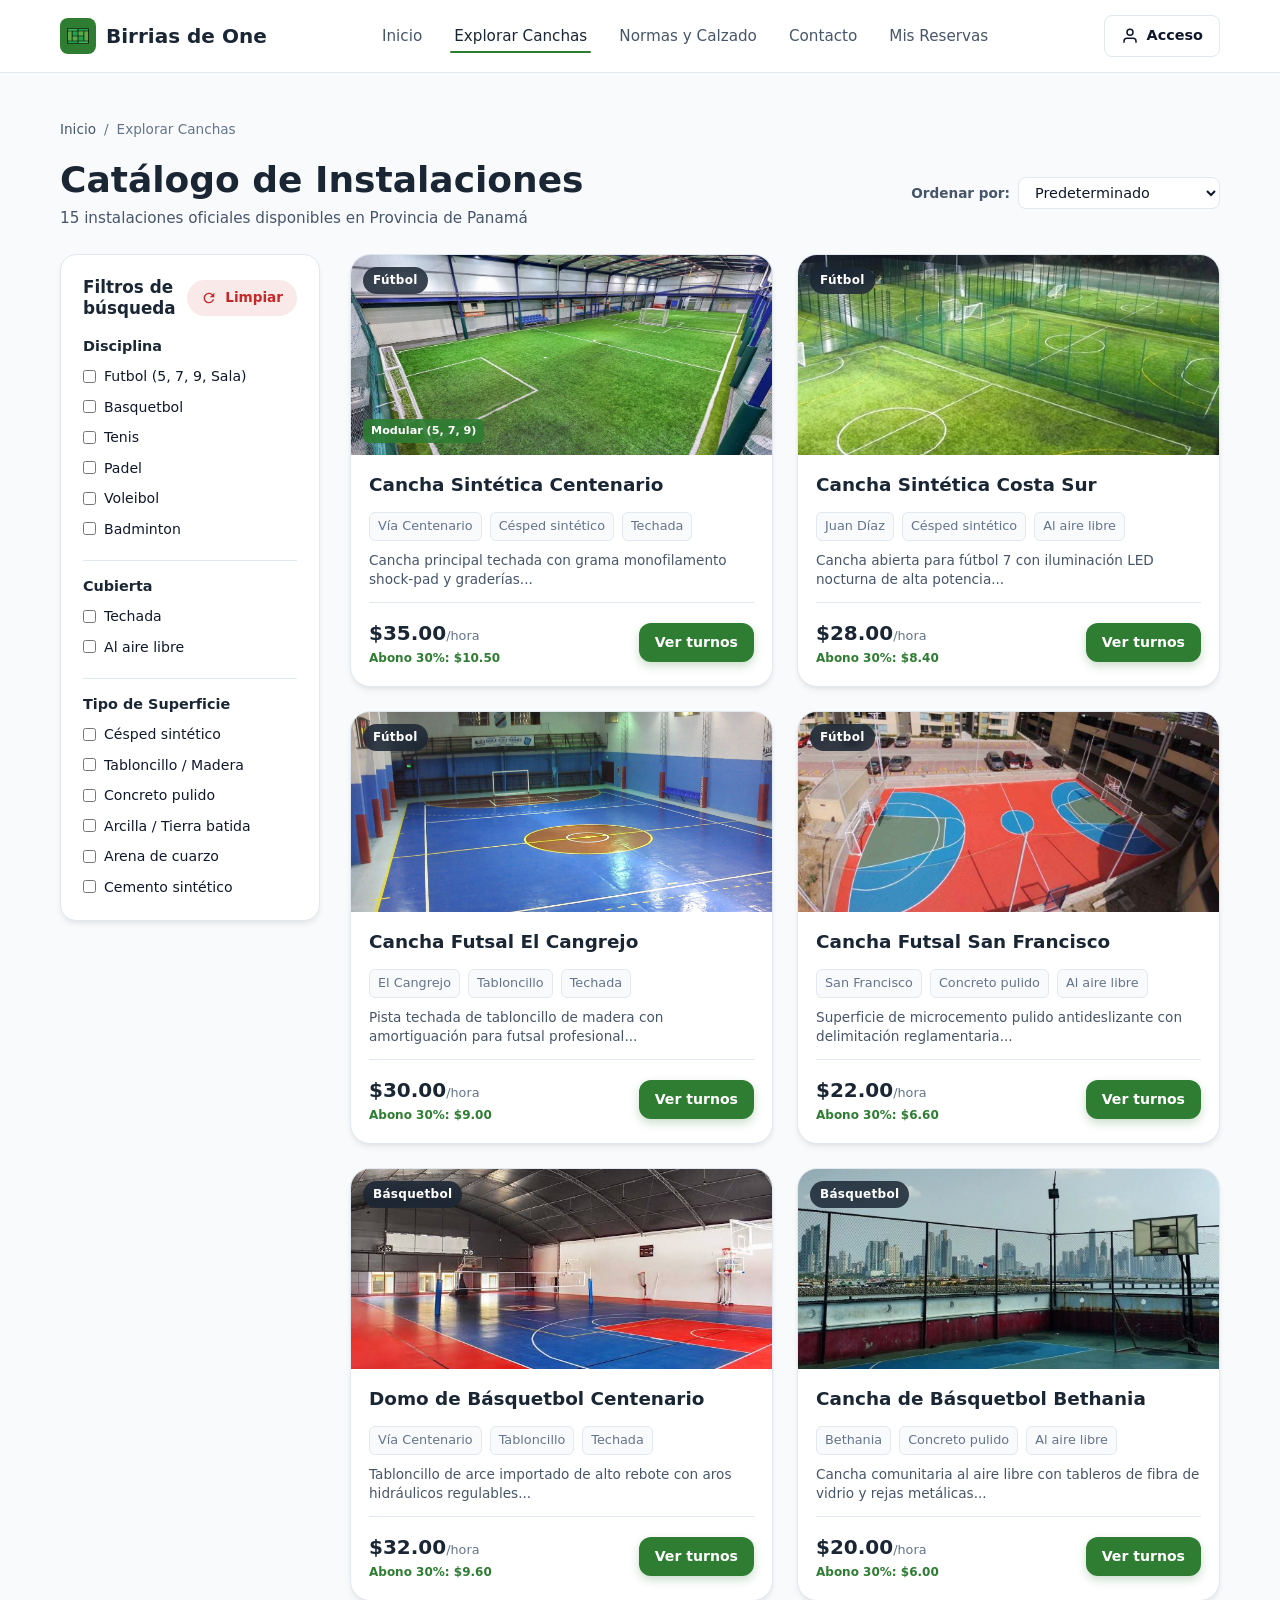
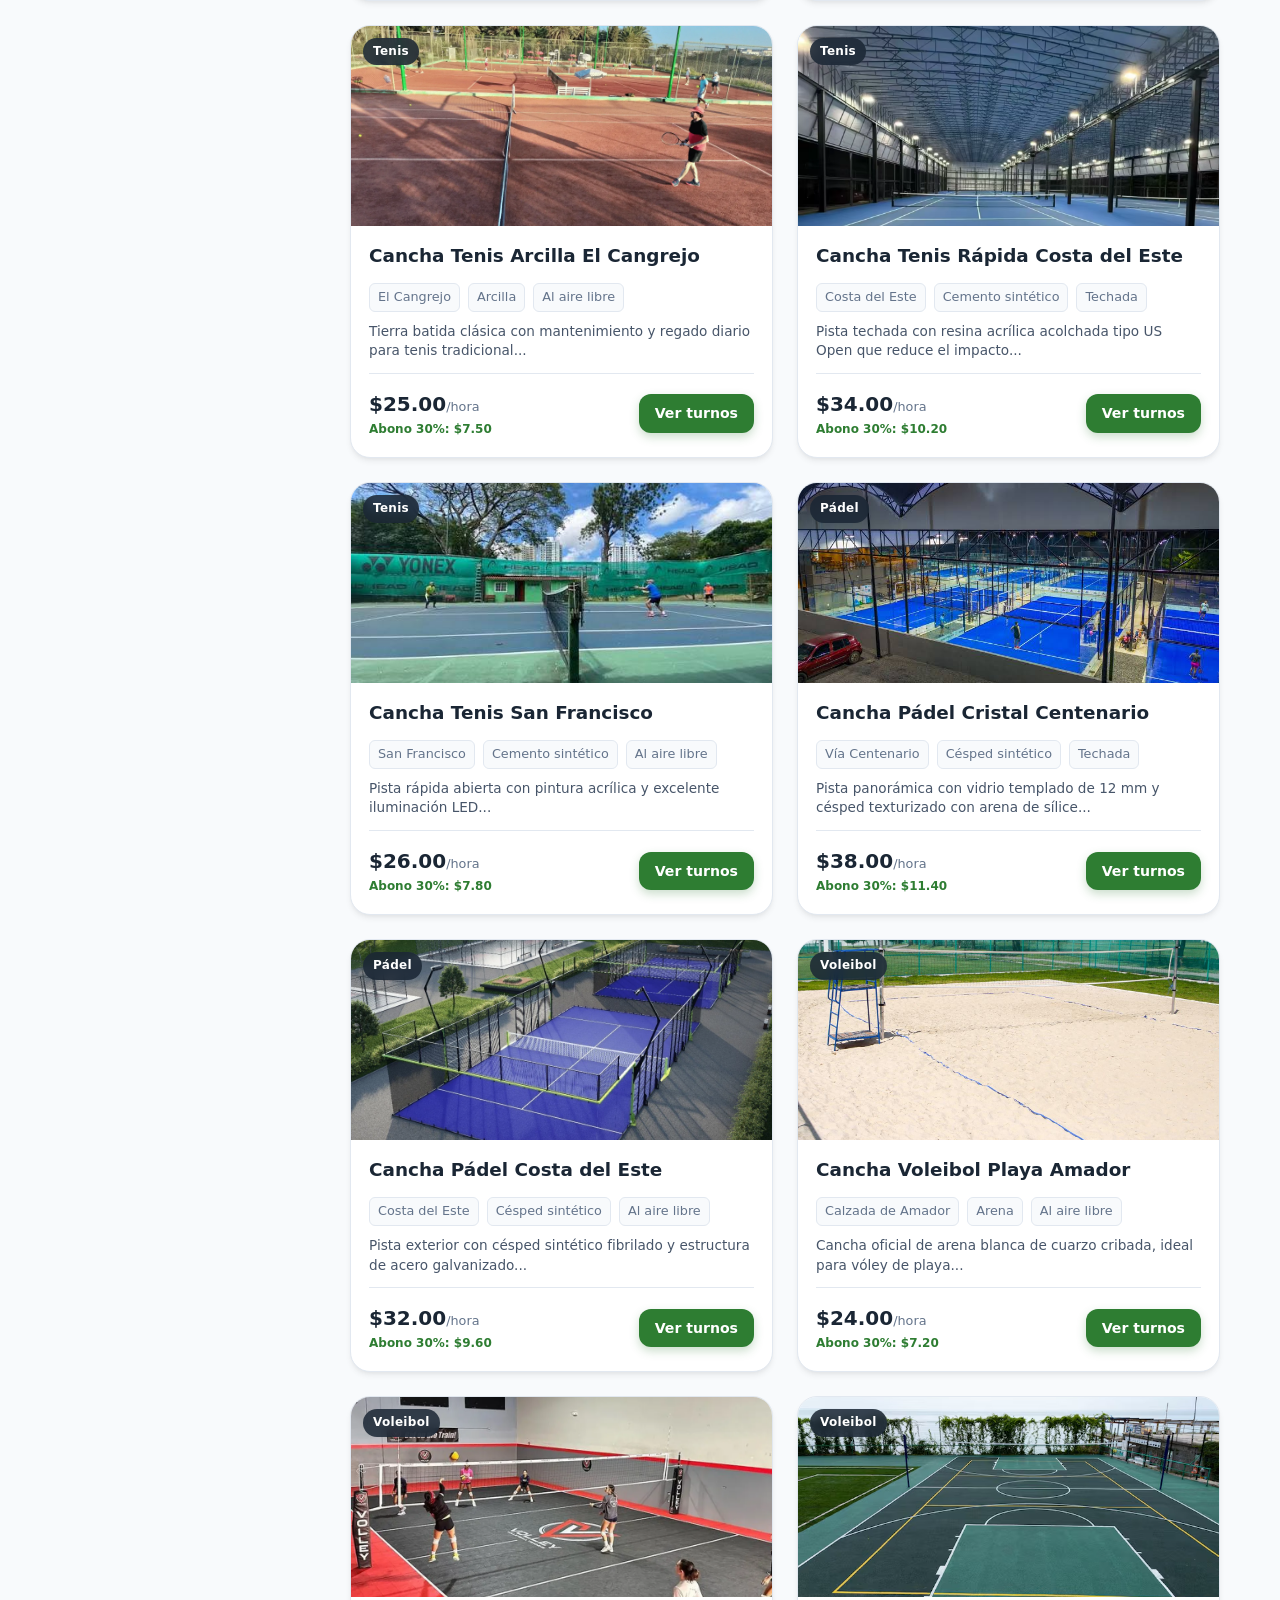
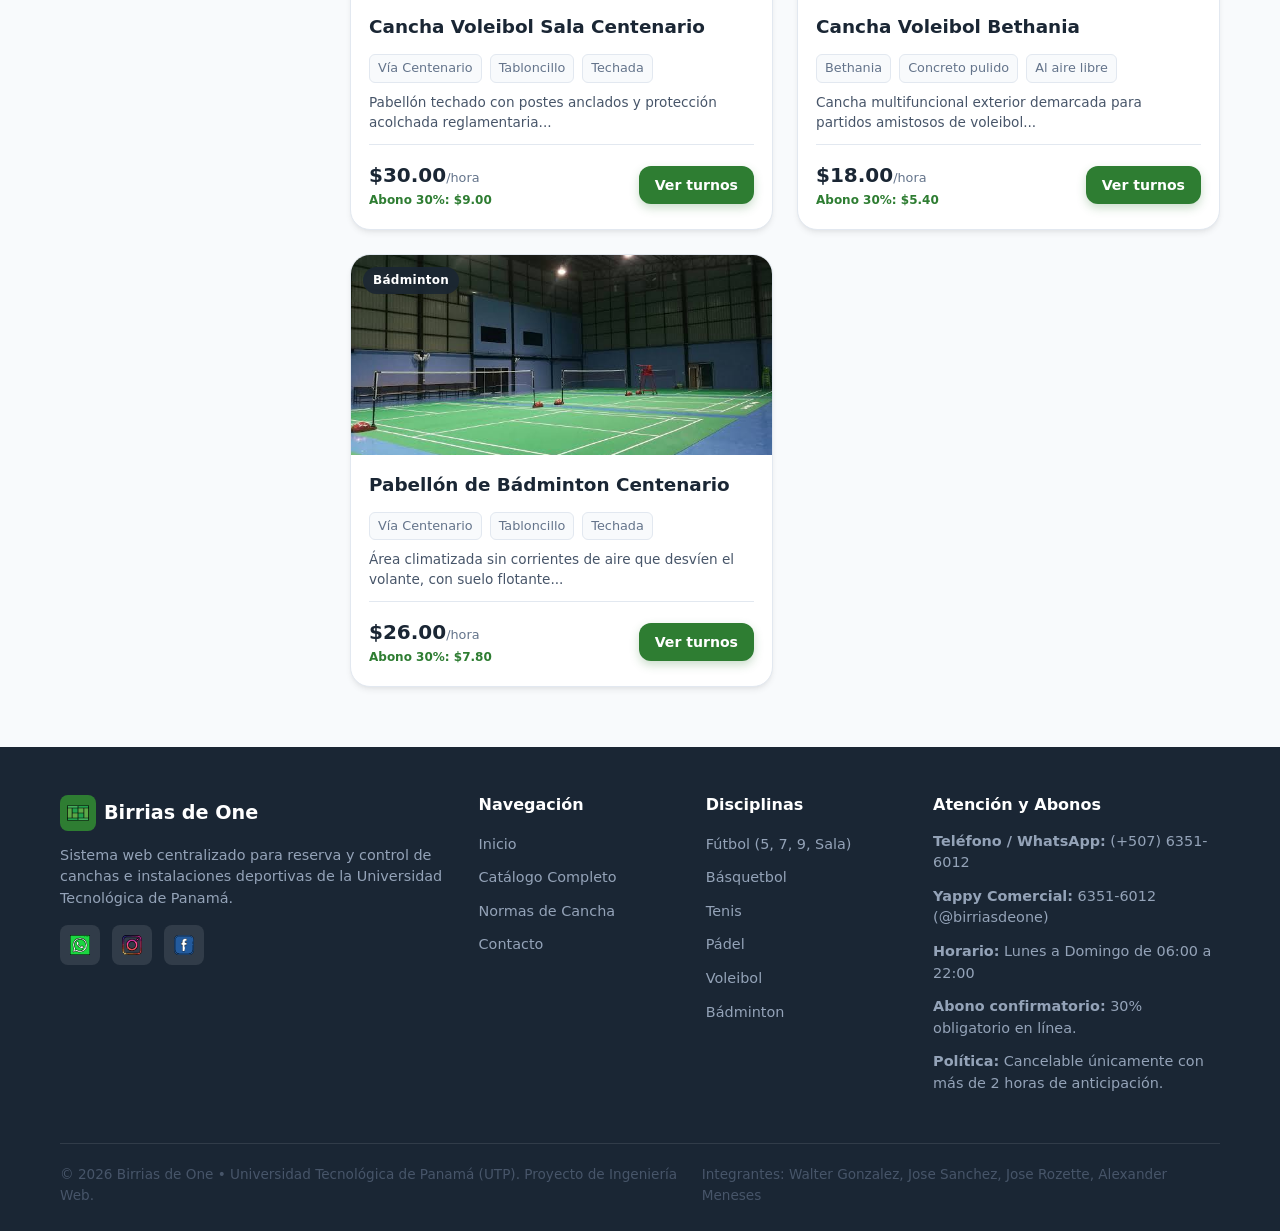
<file: Codigo del proyecto Fase 3/catalogo.html>
<!DOCTYPE html>
<html lang="es">
<head>
  <meta charset="UTF-8">
  <meta name="viewport" content="width=device-width, initial-scale=1.0">
  <title>Explorar Canchas - Birrias de One</title>
  <link rel="stylesheet" href="css/estilos.css">
  <link rel="stylesheet" href="css/componentes.css">
  <link rel="stylesheet" href="css/responsive.css">
</head>
<body>

  <!-- Cabecera Principal -->
  <header class="header-principal">
    <div class="contenedor nav-contenedor">
      <a href="index.html" class="logo-marca">
        <span class="logo-icono">
          <img src="img/iconos/iconologomarca.svg" alt="Birrias de One" width="22" height="22">
        </span>
        <span>Birrias de One</span>
      </a>

      <nav aria-label="Navegacion principal">
        <!-- Control de menu hamburguesa con CSS puro (sin JS) -->
        <input type="checkbox" id="nav-toggle" class="nav-toggle-checkbox" aria-label="Abrir menu de navegacion">
        <label for="nav-toggle" class="btn-hamburguesa" aria-label="Menu principal">
          <svg viewBox="0 0 24 24"><path d="M4 6h16M4 12h16M4 18h16" stroke="currentColor" stroke-width="2" stroke-linecap="round"/></svg>
        </label>
        <ul class="nav-enlaces">
          <li><a href="index.html">Inicio</a></li>
          <li><a href="catalogo.html" class="activo">Explorar Canchas</a></li>
          <li><a href="normas.html">Normas y Calzado</a></li>
          <li><a href="contacto.html">Contacto</a></li>
          <li><a href="reservas.html">Mis Reservas</a></li>
        </ul>
      </nav>

      <div id="nav-usuario-box" class="nav-usuario">
        <a href="login.html" class="btn-acceso">
          <svg width="18" height="18" viewBox="0 0 24 24" fill="none" stroke="currentColor" stroke-width="2">
            <path d="M20 21v-2a4 4 0 0 0-4-4H8a4 4 0 0 0-4 4v2"></path>
            <circle cx="12" cy="7" r="4"></circle>
          </svg>
          <span>Acceso</span>
        </a>
      </div>
    </div>
  </header>

  <main class="page-main">
    <div class="contenedor">
      
      <!-- Migas de pan -->
      <nav aria-label="Migas de pan" class="migas">
        <a href="index.html">Inicio</a>
        <span>/</span>
        <span aria-current="page">Explorar Canchas</span>
      </nav>

      <div style="display:flex; justify-content:space-between; align-items:center; margin-bottom:24px; flex-wrap:wrap; gap:12px;">
        <div>
          <h1>Catálogo de Instalaciones</h1>
          <p id="contador-canchas" style="font-size:0.95rem; margin-top:4px; color:var(--color-texto-suave);">15 instalaciones oficiales disponibles en Provincia de Panamá</p>
        </div>

        <!-- Ordenamiento -->
        <div style="display:flex; align-items:center; gap:8px;">
          <label for="ordenar-por" style="font-size:0.85rem; font-weight:600; color:var(--color-texto-suave);">Ordenar por:</label>
          <select id="ordenar-por" style="padding:6px 12px; border-radius:8px; border:1px solid var(--color-borde); background:#fff; font-size:0.9rem; color:var(--color-texto); cursor:pointer;">
            <option value="defecto">Predeterminado</option>
            <option value="precio-asc">Tarifa: Menor a Mayor</option>
            <option value="precio-desc">Tarifa: Mayor a Menor</option>
            <option value="nombre">Nombre alfabético</option>
          </select>
        </div>
      </div>

      <!-- Layout: Sidebar de Filtros (2.2) y Grid de Canchas -->
      <div class="catalogo-layout" style="display: grid; grid-template-columns: 260px 1fr; gap: 30px; align-items: start;">
        
        <!-- Sidebar de Filtros Facetados con Checkboxes (Selección Múltiple) -->
        <aside id="sidebar-filtros" class="sidebar-filtros" style="background:#fff; border:1px solid var(--color-borde); border-radius:16px; padding:22px; box-shadow:var(--sombra-tarjeta);">
          
          <div style="display:flex; align-items:center; justify-content:space-between; margin-bottom:18px;">
            <h3 style="font-size:1.05rem;">Filtros de búsqueda</h3>
            
            <!-- 
              usamos este codigo como guia para el diseno del boton de limpiar filtros:
              From Uiverse.io by andrew-demchenk0 (.button)
            -->
            <a href="catalogo.html" class="btn-limpiar-filtros" title="Quitar todos los filtros" style="text-decoration:none;">
              <svg viewBox="0 0 24 24"><path d="M17.65 6.35C16.2 4.9 14.21 4 12 4c-4.42 0-7.99 3.58-7.99 8s3.57 8 7.99 8c3.73 0 6.84-2.55 7.73-6h-2.08c-.82 2.33-3.04 4-5.65 4-3.31 0-6-2.69-6-6s2.69-6 6-6c1.66 0 3.14.69 4.22 1.78L13 11h7V4l-2.35 2.35z"/></svg>
              <span>Limpiar</span>
            </a>
          </div>

          <!-- Filtro 1: Disciplina (Checkboxes múltiples) -->
          <div style="margin-bottom: 20px;">
            <h4 class="filtro-titulo">Disciplina</h4>
            <div class="filtro-opciones">
              <label class="filtro-label">
                <input type="checkbox" name="filtro-deporte" value="Futbol"> Futbol (5, 7, 9, Sala)
              </label>
              <label class="filtro-label">
                <input type="checkbox" name="filtro-deporte" value="Basquetbol"> Basquetbol
              </label>
              <label class="filtro-label">
                <input type="checkbox" name="filtro-deporte" value="Tenis"> Tenis
              </label>
              <label class="filtro-label">
                <input type="checkbox" name="filtro-deporte" value="Padel"> Padel
              </label>
              <label class="filtro-label">
                <input type="checkbox" name="filtro-deporte" value="Voleibol"> Voleibol
              </label>
              <label class="filtro-label">
                <input type="checkbox" name="filtro-deporte" value="Badminton"> Badminton
              </label>
            </div>
          </div>

          <!-- Filtro 2: Cubierta (Checkboxes múltiples) -->
          <div style="margin-bottom: 20px; border-top: 1px solid var(--color-borde); padding-top: 16px;">
            <h4 class="filtro-titulo">Cubierta</h4>
            <div class="filtro-opciones">
              <label class="filtro-label">
                <input type="checkbox" name="filtro-cubierta" value="Techada"> Techada
              </label>
              <label class="filtro-label">
                <input type="checkbox" name="filtro-cubierta" value="Al aire libre"> Al aire libre
              </label>
            </div>
          </div>

          <!-- Filtro 3: Superficie (Checkboxes múltiples) -->
          <div class="filtro-seccion">
            <h4 class="filtro-titulo">Tipo de Superficie</h4>
            <div class="filtro-opciones">
              <label class="filtro-label">
                <input type="checkbox" name="filtro-superficie" value="Cesped sintetico"> Césped sintético
              </label>
              <label class="filtro-label">
                <input type="checkbox" name="filtro-superficie" value="Tabloncillo"> Tabloncillo / Madera
              </label>
              <label class="filtro-label">
                <input type="checkbox" name="filtro-superficie" value="Concreto pulido"> Concreto pulido
              </label>
              <label class="filtro-label">
                <input type="checkbox" name="filtro-superficie" value="Arcilla"> Arcilla / Tierra batida
              </label>
              <label class="filtro-label">
                <input type="checkbox" name="filtro-superficie" value="Arena"> Arena de cuarzo
              </label>
              <label class="filtro-label">
                <input type="checkbox" name="filtro-superficie" value="Cemento sintetico"> Cemento sintético
              </label>
            </div>
          </div>

        </aside>

        <!-- Cuadrícula de Canchas (Renderizadas estáticamente en HTML puro) -->
        <section>
          <div id="grid-catalogo" class="grid-catalogo">
            
            <!-- Cancha 1: Centenario -->
            <article class="tarjeta-cancha">
              <div class="tarjeta-imagen-wrapper">
                <img src="img/canchafutboltecho.jpg" alt="Cancha Sintética Centenario" class="tarjeta-imagen">
                <span class="tarjeta-badge">Fútbol</span>
                <span class="tarjeta-badge-modular">Modular (5, 7, 9)</span>
              </div>
              <div class="tarjeta-cuerpo">
                <h3>Cancha Sintética Centenario</h3>
                <div class="tarjeta-specs">
                  <span>Vía Centenario</span>
                  <span>Césped sintético</span>
                  <span>Techada</span>
                </div>
                <p class="tarjeta-desc">Cancha principal techada con grama monofilamento shock-pad y graderías...</p>
                <div class="tarjeta-precio-box">
                  <div>
                    <div class="precio-monto tabular">$35.00<small>/hora</small></div>
                    <div class="precio-abono-aviso">Abono 30%: $10.50</div>
                  </div>
                  <a href="detalle.html" class="btn-primario btn-cancha">
                    Ver turnos
                  </a>
                </div>
              </div>
            </article>

            <!-- Cancha 2: Costa Sur -->
            <article class="tarjeta-cancha">
              <div class="tarjeta-imagen-wrapper">
                <img src="img/canchafutbolsintecho.jpg" alt="Cancha Sintética Costa Sur" class="tarjeta-imagen">
                <span class="tarjeta-badge">Fútbol</span>
              </div>
              <div class="tarjeta-cuerpo">
                <h3>Cancha Sintética Costa Sur</h3>
                <div class="tarjeta-specs">
                  <span>Juan Díaz</span>
                  <span>Césped sintético</span>
                  <span>Al aire libre</span>
                </div>
                <p class="tarjeta-desc">Cancha abierta para fútbol 7 con iluminación LED nocturna de alta potencia...</p>
                <div class="tarjeta-precio-box">
                  <div>
                    <div class="precio-monto tabular">$28.00<small>/hora</small></div>
                    <div class="precio-abono-aviso">Abono 30%: $8.40</div>
                  </div>
                  <a href="detalle.html" class="btn-primario btn-cancha">
                    Ver turnos
                  </a>
                </div>
              </div>
            </article>

            <!-- Cancha 3: Futsal El Cangrejo -->
            <article class="tarjeta-cancha">
              <div class="tarjeta-imagen-wrapper">
                <img src="img/canchafutbolsalatecho.jpg" alt="Cancha Futsal El Cangrejo" class="tarjeta-imagen">
                <span class="tarjeta-badge">Fútbol</span>
              </div>
              <div class="tarjeta-cuerpo">
                <h3>Cancha Futsal El Cangrejo</h3>
                <div class="tarjeta-specs">
                  <span>El Cangrejo</span>
                  <span>Tabloncillo</span>
                  <span>Techada</span>
                </div>
                <p class="tarjeta-desc">Pista techada de tabloncillo de madera con amortiguación para futsal profesional...</p>
                <div class="tarjeta-precio-box">
                  <div>
                    <div class="precio-monto tabular">$30.00<small>/hora</small></div>
                    <div class="precio-abono-aviso">Abono 30%: $9.00</div>
                  </div>
                  <a href="detalle.html" class="btn-primario btn-cancha">
                    Ver turnos
                  </a>
                </div>
              </div>
            </article>

            <!-- Cancha 4: Futsal San Francisco -->
            <article class="tarjeta-cancha">
              <div class="tarjeta-imagen-wrapper">
                <img src="img/canchafutbolsalasintecho.jpg" alt="Cancha Futsal San Francisco" class="tarjeta-imagen">
                <span class="tarjeta-badge">Fútbol</span>
              </div>
              <div class="tarjeta-cuerpo">
                <h3>Cancha Futsal San Francisco</h3>
                <div class="tarjeta-specs">
                  <span>San Francisco</span>
                  <span>Concreto pulido</span>
                  <span>Al aire libre</span>
                </div>
                <p class="tarjeta-desc">Superficie de microcemento pulido antideslizante con delimitación reglamentaria...</p>
                <div class="tarjeta-precio-box">
                  <div>
                    <div class="precio-monto tabular">$22.00<small>/hora</small></div>
                    <div class="precio-abono-aviso">Abono 30%: $6.60</div>
                  </div>
                  <a href="detalle.html" class="btn-primario btn-cancha">
                    Ver turnos
                  </a>
                </div>
              </div>
            </article>

            <!-- Cancha 5: Domo Centenario -->
            <article class="tarjeta-cancha">
              <div class="tarjeta-imagen-wrapper">
                <img src="img/canchabaskettecho.jpg" alt="Domo de Básquetbol Centenario" class="tarjeta-imagen">
                <span class="tarjeta-badge">Básquetbol</span>
              </div>
              <div class="tarjeta-cuerpo">
                <h3>Domo de Básquetbol Centenario</h3>
                <div class="tarjeta-specs">
                  <span>Vía Centenario</span>
                  <span>Tabloncillo</span>
                  <span>Techada</span>
                </div>
                <p class="tarjeta-desc">Tabloncillo de arce importado de alto rebote con aros hidráulicos regulables...</p>
                <div class="tarjeta-precio-box">
                  <div>
                    <div class="precio-monto tabular">$32.00<small>/hora</small></div>
                    <div class="precio-abono-aviso">Abono 30%: $9.60</div>
                  </div>
                  <a href="detalle.html" class="btn-primario btn-cancha">
                    Ver turnos
                  </a>
                </div>
              </div>
            </article>

            <!-- Cancha 6: Básquetbol Bethania -->
            <article class="tarjeta-cancha">
              <div class="tarjeta-imagen-wrapper">
                <img src="img/canchabasketsintecho.jpg" alt="Cancha de Básquetbol Bethania" class="tarjeta-imagen">
                <span class="tarjeta-badge">Básquetbol</span>
              </div>
              <div class="tarjeta-cuerpo">
                <h3>Cancha de Básquetbol Bethania</h3>
                <div class="tarjeta-specs">
                  <span>Bethania</span>
                  <span>Concreto pulido</span>
                  <span>Al aire libre</span>
                </div>
                <p class="tarjeta-desc">Cancha comunitaria al aire libre con tableros de fibra de vidrio y rejas metálicas...</p>
                <div class="tarjeta-precio-box">
                  <div>
                    <div class="precio-monto tabular">$20.00<small>/hora</small></div>
                    <div class="precio-abono-aviso">Abono 30%: $6.00</div>
                  </div>
                  <a href="detalle.html" class="btn-primario btn-cancha">
                    Ver turnos
                  </a>
                </div>
              </div>
            </article>

            <!-- Cancha 7: Tenis Arcilla El Cangrejo -->
            <article class="tarjeta-cancha">
              <div class="tarjeta-imagen-wrapper">
                <img src="img/canchatenisarenasintecho.jpg" alt="Cancha Tenis Arcilla El Cangrejo" class="tarjeta-imagen">
                <span class="tarjeta-badge">Tenis</span>
              </div>
              <div class="tarjeta-cuerpo">
                <h3>Cancha Tenis Arcilla El Cangrejo</h3>
                <div class="tarjeta-specs">
                  <span>El Cangrejo</span>
                  <span>Arcilla</span>
                  <span>Al aire libre</span>
                </div>
                <p class="tarjeta-desc">Tierra batida clásica con mantenimiento y regado diario para tenis tradicional...</p>
                <div class="tarjeta-precio-box">
                  <div>
                    <div class="precio-monto tabular">$25.00<small>/hora</small></div>
                    <div class="precio-abono-aviso">Abono 30%: $7.50</div>
                  </div>
                  <a href="detalle.html" class="btn-primario btn-cancha">
                    Ver turnos
                  </a>
                </div>
              </div>
            </article>

            <!-- Cancha 8: Tenis Rápida Costa del Este -->
            <article class="tarjeta-cancha">
              <div class="tarjeta-imagen-wrapper">
                <img src="img/canchatenispisotecho.jpg" alt="Cancha Tenis Rápida Costa del Este" class="tarjeta-imagen">
                <span class="tarjeta-badge">Tenis</span>
              </div>
              <div class="tarjeta-cuerpo">
                <h3>Cancha Tenis Rápida Costa del Este</h3>
                <div class="tarjeta-specs">
                  <span>Costa del Este</span>
                  <span>Cemento sintético</span>
                  <span>Techada</span>
                </div>
                <p class="tarjeta-desc">Pista techada con resina acrílica acolchada tipo US Open que reduce el impacto...</p>
                <div class="tarjeta-precio-box">
                  <div>
                    <div class="precio-monto tabular">$34.00<small>/hora</small></div>
                    <div class="precio-abono-aviso">Abono 30%: $10.20</div>
                  </div>
                  <a href="detalle.html" class="btn-primario btn-cancha">
                    Ver turnos
                  </a>
                </div>
              </div>
            </article>

            <!-- Cancha 9: Tenis San Francisco -->
            <article class="tarjeta-cancha">
              <div class="tarjeta-imagen-wrapper">
                <img src="img/canchatenispisositecho.jpg" alt="Cancha Tenis San Francisco" class="tarjeta-imagen">
                <span class="tarjeta-badge">Tenis</span>
              </div>
              <div class="tarjeta-cuerpo">
                <h3>Cancha Tenis San Francisco</h3>
                <div class="tarjeta-specs">
                  <span>San Francisco</span>
                  <span>Cemento sintético</span>
                  <span>Al aire libre</span>
                </div>
                <p class="tarjeta-desc">Pista rápida abierta con pintura acrílica y excelente iluminación LED...</p>
                <div class="tarjeta-precio-box">
                  <div>
                    <div class="precio-monto tabular">$26.00<small>/hora</small></div>
                    <div class="precio-abono-aviso">Abono 30%: $7.80</div>
                  </div>
                  <a href="detalle.html" class="btn-primario btn-cancha">
                    Ver turnos
                  </a>
                </div>
              </div>
            </article>

            <!-- Cancha 10: Pádel Centenario -->
            <article class="tarjeta-cancha">
              <div class="tarjeta-imagen-wrapper">
                <img src="img/canchapadeltecho.jpg" alt="Cancha Pádel Cristal Centenario" class="tarjeta-imagen">
                <span class="tarjeta-badge">Pádel</span>
              </div>
              <div class="tarjeta-cuerpo">
                <h3>Cancha Pádel Cristal Centenario</h3>
                <div class="tarjeta-specs">
                  <span>Vía Centenario</span>
                  <span>Césped sintético</span>
                  <span>Techada</span>
                </div>
                <p class="tarjeta-desc">Pista panorámica con vidrio templado de 12 mm y césped texturizado con arena de sílice...</p>
                <div class="tarjeta-precio-box">
                  <div>
                    <div class="precio-monto tabular">$38.00<small>/hora</small></div>
                    <div class="precio-abono-aviso">Abono 30%: $11.40</div>
                  </div>
                  <a href="detalle.html" class="btn-primario btn-cancha">
                    Ver turnos
                  </a>
                </div>
              </div>
            </article>

            <!-- Cancha 11: Pádel Costa del Este -->
            <article class="tarjeta-cancha">
              <div class="tarjeta-imagen-wrapper">
                <img src="img/canchapadelsintecho.jpg" alt="Cancha Pádel Costa del Este" class="tarjeta-imagen">
                <span class="tarjeta-badge">Pádel</span>
              </div>
              <div class="tarjeta-cuerpo">
                <h3>Cancha Pádel Costa del Este</h3>
                <div class="tarjeta-specs">
                  <span>Costa del Este</span>
                  <span>Césped sintético</span>
                  <span>Al aire libre</span>
                </div>
                <p class="tarjeta-desc">Pista exterior con césped sintético fibrilado y estructura de acero galvanizado...</p>
                <div class="tarjeta-precio-box">
                  <div>
                    <div class="precio-monto tabular">$32.00<small>/hora</small></div>
                    <div class="precio-abono-aviso">Abono 30%: $9.60</div>
                  </div>
                  <a href="detalle.html" class="btn-primario btn-cancha">
                    Ver turnos
                  </a>
                </div>
              </div>
            </article>

            <!-- Cancha 12: Voleibol Playa Amador -->
            <article class="tarjeta-cancha">
              <div class="tarjeta-imagen-wrapper">
                <img src="img/canchavolleyarena.jpg" alt="Cancha Voleibol Playa Amador" class="tarjeta-imagen">
                <span class="tarjeta-badge">Voleibol</span>
              </div>
              <div class="tarjeta-cuerpo">
                <h3>Cancha Voleibol Playa Amador</h3>
                <div class="tarjeta-specs">
                  <span>Calzada de Amador</span>
                  <span>Arena</span>
                  <span>Al aire libre</span>
                </div>
                <p class="tarjeta-desc">Cancha oficial de arena blanca de cuarzo cribada, ideal para vóley de playa...</p>
                <div class="tarjeta-precio-box">
                  <div>
                    <div class="precio-monto tabular">$24.00<small>/hora</small></div>
                    <div class="precio-abono-aviso">Abono 30%: $7.20</div>
                  </div>
                  <a href="detalle.html" class="btn-primario btn-cancha">
                    Ver turnos
                  </a>
                </div>
              </div>
            </article>

            <!-- Cancha 13: Voleibol Sala Centenario -->
            <article class="tarjeta-cancha">
              <div class="tarjeta-imagen-wrapper">
                <img src="img/canchavolleytecho.jpg" alt="Cancha Voleibol Sala Centenario" class="tarjeta-imagen">
                <span class="tarjeta-badge">Voleibol</span>
              </div>
              <div class="tarjeta-cuerpo">
                <h3>Cancha Voleibol Sala Centenario</h3>
                <div class="tarjeta-specs">
                  <span>Vía Centenario</span>
                  <span>Tabloncillo</span>
                  <span>Techada</span>
                </div>
                <p class="tarjeta-desc">Pabellón techado con postes anclados y protección acolchada reglamentaria...</p>
                <div class="tarjeta-precio-box">
                  <div>
                    <div class="precio-monto tabular">$30.00<small>/hora</small></div>
                    <div class="precio-abono-aviso">Abono 30%: $9.00</div>
                  </div>
                  <a href="detalle.html" class="btn-primario btn-cancha">
                    Ver turnos
                  </a>
                </div>
              </div>
            </article>

            <!-- Cancha 14: Voleibol Bethania -->
            <article class="tarjeta-cancha">
              <div class="tarjeta-imagen-wrapper">
                <img src="img/canchavolleysintecho.jpg" alt="Cancha Voleibol Bethania" class="tarjeta-imagen">
                <span class="tarjeta-badge">Voleibol</span>
              </div>
              <div class="tarjeta-cuerpo">
                <h3>Cancha Voleibol Bethania</h3>
                <div class="tarjeta-specs">
                  <span>Bethania</span>
                  <span>Concreto pulido</span>
                  <span>Al aire libre</span>
                </div>
                <p class="tarjeta-desc">Cancha multifuncional exterior demarcada para partidos amistosos de voleibol...</p>
                <div class="tarjeta-precio-box">
                  <div>
                    <div class="precio-monto tabular">$18.00<small>/hora</small></div>
                    <div class="precio-abono-aviso">Abono 30%: $5.40</div>
                  </div>
                  <a href="detalle.html" class="btn-primario btn-cancha">
                    Ver turnos
                  </a>
                </div>
              </div>
            </article>

            <!-- Cancha 15: Bádminton Centenario -->
            <article class="tarjeta-cancha">
              <div class="tarjeta-imagen-wrapper">
                <img src="img/canchabadmintontecho.jpg" alt="Pabellón de Bádminton Centenario" class="tarjeta-imagen">
                <span class="tarjeta-badge">Bádminton</span>
              </div>
              <div class="tarjeta-cuerpo">
                <h3>Pabellón de Bádminton Centenario</h3>
                <div class="tarjeta-specs">
                  <span>Vía Centenario</span>
                  <span>Tabloncillo</span>
                  <span>Techada</span>
                </div>
                <p class="tarjeta-desc">Área climatizada sin corrientes de aire que desvíen el volante, con suelo flotante...</p>
                <div class="tarjeta-precio-box">
                  <div>
                    <div class="precio-monto tabular">$26.00<small>/hora</small></div>
                    <div class="precio-abono-aviso">Abono 30%: $7.80</div>
                  </div>
                  <a href="detalle.html" class="btn-primario btn-cancha">
                    Ver turnos
                  </a>
                </div>
              </div>
            </article>

          </div>
        </section>

      </div>

    </div>
  </main>

  <!-- Pie de Página con Redes Sociales -->
  <footer class="footer-principal">
    <div class="contenedor">
      <div class="footer-grid">
        <div class="footer-col">
          <div style="display:flex; align-items:center; gap:8px; margin-bottom:14px;">
            <span class="logo-icono">
              <img src="img/iconos/iconologomarca.svg" alt="Birrias de One" width="22" height="22">
            </span>
            <h3 style="color:#fff; font-size:1.2rem;">Birrias de One</h3>
          </div>
          <p>Sistema web centralizado para reserva y control de canchas e instalaciones deportivas de la Universidad Tecnológica de Panamá.</p>
          
          <!-- 
            Redes Sociales
            // usamos este codigo como guia para el diseno de iconos sociales interactivos:
            // From Uiverse.io by Faizuddinq (.social-icons-lista)
          -->
          <ul class="social-icons-lista" style="margin-top: 16px;">
            <li class="social-item">
              <span class="social-tooltip">WhatsApp Comprobantes</span>
              <a href="https://wa.me/50763516012" target="_blank" data-red="whatsapp" aria-label="Enviar comprobante por WhatsApp al 63516012">
                <img src="img/iconos/iconowhatsapp.svg" alt="WhatsApp">
              </a>
            </li>
            <!-- //espacio para el link paa cuando creemos las cuentas -->
            <li class="social-item">
              <span class="social-tooltip">Instagram Oficial</span>
              <a href="#" data-red="instagram" aria-label="Instagram">
                <img src="img/iconos/iconoinstagram.svg" alt="Instagram">
              </a>
            </li>
            <!-- //espacio para el link paa cuando creemos las cuentas -->
            <li class="social-item">
              <span class="social-tooltip">Facebook</span>
              <a href="#" data-red="facebook" aria-label="Facebook">
                <img src="img/iconos/iconofacebook.svg" alt="Facebook">
              </a>
            </li>
          </ul>
        </div>

        <div class="footer-col">
          <h4>Navegación</h4>
          <ul>
            <li><a href="index.html">Inicio</a></li>
            <li><a href="catalogo.html">Catálogo Completo</a></li>
            <li><a href="normas.html">Normas de Cancha</a></li>
            <li><a href="contacto.html">Contacto</a></li>
          </ul>
        </div>

        <div class="footer-col">
          <h4>Disciplinas</h4>
          <ul>
            <li><a href="catalogo.html">Fútbol (5, 7, 9, Sala)</a></li>
            <li><a href="catalogo.html">Básquetbol</a></li>
            <li><a href="catalogo.html">Tenis</a></li>
            <li><a href="catalogo.html">Pádel</a></li>
            <li><a href="catalogo.html">Voleibol</a></li>
            <li><a href="catalogo.html">Bádminton</a></li>
          </ul>
        </div>

        <div class="footer-col">
          <h4>Atención y Abonos</h4>
          <p><strong>Teléfono / WhatsApp:</strong> (+507) 6351-6012</p>
          <p><strong>Yappy Comercial:</strong> 6351-6012 (@birriasdeone)</p>
          <p><strong>Horario:</strong> Lunes a Domingo de 06:00 a 22:00</p>
          <p><strong>Abono confirmatorio:</strong> 30% obligatorio en línea.</p>
          <p><strong>Política:</strong> Cancelable únicamente con más de 2 horas de anticipación.</p>
        </div>
      </div>

      <div class="footer-inferior">
        <p>&copy; 2026 Birrias de One • Universidad Tecnológica de Panamá (UTP). Proyecto de Ingeniería Web.</p>
        <p>Integrantes: Walter Gonzalez, Jose Sanchez, Jose Rozette, Alexander Meneses</p>
      </div>
    </div>
  </footer>
</body>
</html>
</file>
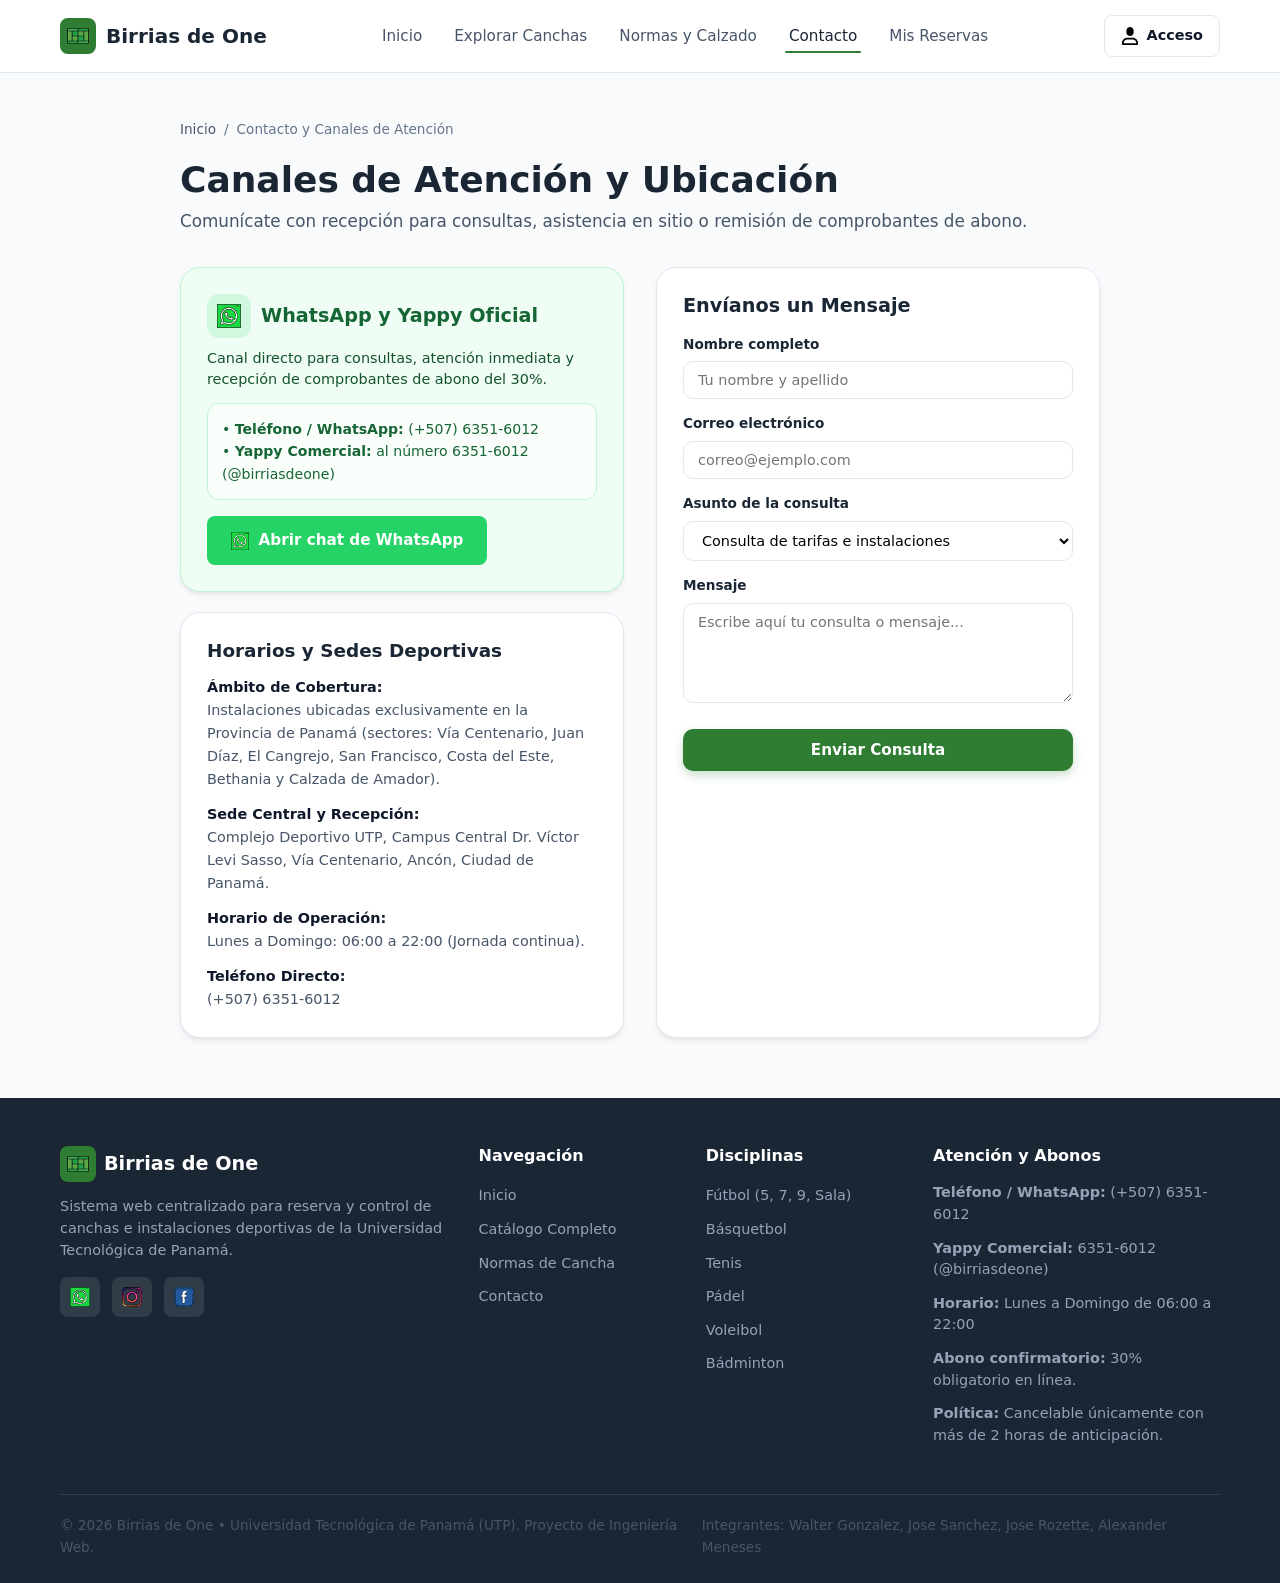
<file: Codigo del proyecto Fase 3/contacto.html>
<!DOCTYPE html>
<html lang="es">
<head>
  <meta charset="UTF-8">
  <meta name="viewport" content="width=device-width, initial-scale=1.0">
  <title>Contacto y Canales de Atención - Birrias de One</title>
  <link rel="stylesheet" href="css/estilos.css">
  <link rel="stylesheet" href="css/componentes.css">
  <link rel="stylesheet" href="css/responsive.css">
</head>
<body>

  <!-- Header -->
  <header class="header-principal">
    <div class="contenedor nav-contenedor">
      <a href="index.html" class="logo-marca">
        <span class="logo-icono">
          <img src="img/iconos/iconologomarca.svg" alt="Birrias de One" width="22" height="22">
        </span>
        <span>Birrias de One</span>
      </a>

      <nav aria-label="Navegacion principal">
        <!-- Control de menu hamburguesa con CSS puro (sin JS) -->
        <input type="checkbox" id="nav-toggle" class="nav-toggle-checkbox" aria-label="Abrir menu de navegacion">
        <label for="nav-toggle" class="btn-hamburguesa" aria-label="Menu principal">
          <svg viewBox="0 0 24 24"><path d="M4 6h16M4 12h16M4 18h16" stroke="currentColor" stroke-width="2" stroke-linecap="round"/></svg>
        </label>
        <ul class="nav-enlaces">
          <li><a href="index.html">Inicio</a></li>
          <li><a href="catalogo.html">Explorar Canchas</a></li>
          <li><a href="normas.html">Normas y Calzado</a></li>
          <li><a href="contacto.html" class="activo">Contacto</a></li>
          <li><a href="reservas.html">Mis Reservas</a></li>
        </ul>
      </nav>

      <div id="nav-usuario-box" class="nav-usuario">
        <a href="login.html" class="btn-acceso">
          <img src="img/iconos/iconousuario.svg" alt="Usuario" width="18" height="18">
          <span>Acceso</span>
        </a>
      </div>
    </div>
  </header>

  <main class="page-main">
    <div class="contenedor container-max-md">
      
      <!-- Migas de pan -->
      <nav aria-label="Migas de pan" class="migas">
        <a href="index.html">Inicio</a>
        <span>/</span>
        <span aria-current="page">Contacto y Canales de Atención</span>
      </nav>

      <div style="margin-bottom: 32px;">
        <h1>Canales de Atención y Ubicación</h1>
        <p style="font-size: 1.05rem; margin-top: 6px;">
          Comunícate con recepción para consultas, asistencia en sitio o remisión de comprobantes de abono.
        </p>
      </div>

      <div style="display: grid; grid-template-columns: repeat(auto-fit, minmax(320px, 1fr)); gap: 32px;">
        
        <!-- Canales directos e información institucional -->
        <div style="display: flex; flex-direction: column; gap: 20px;">
          
          <!-- Tarjeta de WhatsApp Oficial sin emojis -->
          <div class="contacto-whatsapp-box">
            <div style="display: flex; align-items: center; gap: 10px; margin-bottom: 10px;">
              <div class="contacto-icono-circulo">
                <img src="img/iconos/iconowhatsapp.svg" alt="WhatsApp" width="24" height="24">
              </div>
              <h3 style="color: #166534; font-size: 1.2rem; margin: 0;">WhatsApp y Yappy Oficial</h3>
            </div>
            <p style="font-size: 0.9rem; color: #14532d; margin-bottom: 12px; line-height: 1.5;">
              Canal directo para consultas, atención inmediata y recepción de comprobantes de abono del 30%.
            </p>
            <div class="contacto-datos-box">
              <div>• <strong>Teléfono / WhatsApp:</strong> (+507) 6351-6012</div>
              <div>• <strong>Yappy Comercial:</strong> al número 6351-6012 (@birriasdeone)</div>
            </div>
            <a href="https://wa.me/50763516012" target="_blank" class="btn-whatsapp-confirmar" style="max-width: 280px; text-decoration: none;">
              <img src="img/iconos/iconowhatsapp.svg" alt="WhatsApp" width="18" height="18">
              <span>Abrir chat de WhatsApp</span>
            </a>
          </div>

          <div class="contacto-card">
            <h3 style="font-size: 1.15rem; color: var(--color-primario); margin-bottom: 14px;">Horarios y Sedes Deportivas</h3>
            <div style="display: flex; flex-direction: column; gap: 12px; font-size: 0.9rem;">
              <div>
                <strong>Ámbito de Cobertura:</strong><br>
                <span style="color: var(--color-texto-suave);">Instalaciones ubicadas exclusivamente en la Provincia de Panamá (sectores: Vía Centenario, Juan Díaz, El Cangrejo, San Francisco, Costa del Este, Bethania y Calzada de Amador).</span>
              </div>
              <div>
                <strong>Sede Central y Recepción:</strong><br>
                <span style="color: var(--color-texto-suave);">Complejo Deportivo UTP, Campus Central Dr. Víctor Levi Sasso, Vía Centenario, Ancón, Ciudad de Panamá.</span>
              </div>
              <div>
                <strong>Horario de Operación:</strong><br>
                <span style="color: var(--color-texto-suave);">Lunes a Domingo: 06:00 a 22:00 (Jornada continua).</span>
              </div>
              <div>
                <strong>Teléfono Directo:</strong><br>
                <span style="color: var(--color-texto-suave);">(+507) 6351-6012</span>
              </div>
            </div>
          </div>

        </div>

        <!-- Formulario de Mensajería / Contacto -->
        <div class="contacto-card">
          <h3 style="font-size: 1.2rem; color: var(--color-primario); margin-bottom: 16px;">Envíanos un Mensaje</h3>

          <form action="#modal-contacto-enviado" method="GET" class="modal-cuerpo">
            <div>
              <label for="contacto-nombre" class="form-label">Nombre completo</label>
              <input type="text" id="contacto-nombre" name="nombre" required placeholder="Tu nombre y apellido" class="form-control">
            </div>

            <div>
              <label for="contacto-correo" class="form-label">Correo electrónico</label>
              <input type="email" id="contacto-correo" name="correo" required placeholder="correo@ejemplo.com" class="form-control">
            </div>

            <div>
              <label for="contacto-asunto" class="form-label">Asunto de la consulta</label>
              <select id="contacto-asunto" name="asunto" class="form-control">
                <option value="consulta">Consulta de tarifas e instalaciones</option>
                <option value="abono">Duda con comprobante de abono (30%)</option>
                <option value="torneo">Organización de torneos o eventos</option>
                <option value="otro">Otro tema</option>
              </select>
            </div>

            <div>
              <label for="contacto-mensaje" class="form-label">Mensaje</label>
              <textarea id="contacto-mensaje" name="mensaje" required placeholder="Escribe aquí tu consulta o mensaje..." class="form-control" style="height: 100px;"></textarea>
            </div>

            <button type="submit" class="btn-primario" style="padding: 12px; margin-top: 6px; border: none; cursor: pointer; border-radius: 10px; font-size: 0.95rem;">
              Enviar Consulta
            </button>
          </form>
        </div>

      </div>

    </div>
  </main>

  <!-- Modal de confirmación de envío (CSS Puro :target) -->
  <div id="modal-contacto-enviado" class="modal-overlay">
    <div class="modal-caja" style="text-align: center;">
      <div class="modal-icono-exito">
        <img src="img/iconos/iconoverificado.svg" alt="Enviado" width="26" height="26">
      </div>
      <h3 style="color: var(--color-verde); margin-bottom: 8px;">¡Consulta Recibida!</h3>
      <p style="font-size: 0.9rem; color: var(--color-texto-suave); margin-bottom: 16px;">
        Tu mensaje ha sido remitido al equipo de recepción y administración. Te contactaremos a la brevedad posible o al teléfono indicado.
      </p>
      <a href="contacto.html" class="btn-primario" style="display: inline-block; padding: 10px 24px; text-decoration: none;">
        Aceptar
      </a>
    </div>
  </div>

  <!-- Pie de Página con Redes Sociales -->
  <footer class="footer-principal">
    <div class="contenedor">
      <div class="footer-grid">
        <div class="footer-col">
          <div class="footer-logo-header">
            <span class="logo-icono">
              <img src="img/iconos/iconologomarca.svg" alt="Birrias de One" width="22" height="22">
            </span>
            <h3 class="footer-logo-texto">Birrias de One</h3>
          </div>
          <p>Sistema web centralizado para reserva y control de canchas e instalaciones deportivas de la Universidad Tecnológica de Panamá.</p>
          
          <!-- 
            Redes Sociales
            // usamos este codigo como guia para el diseno de iconos sociales interactivos:
            // From Uiverse.io by Faizuddinq (.social-icons-lista)
          -->
          <ul class="social-icons-lista" style="margin-top: 16px;">
            <li class="social-item">
              <span class="social-tooltip">WhatsApp Comprobantes</span>
              <a href="https://wa.me/50763516012" target="_blank" data-red="whatsapp" aria-label="Enviar comprobante por WhatsApp al 63516012">
                <img src="img/iconos/iconowhatsapp.svg" alt="WhatsApp">
              </a>
            </li>
            <!-- //espacio para el link paa cuando creemos las cuentas -->
            <li class="social-item">
              <span class="social-tooltip">Instagram Oficial</span>
              <a href="#" data-red="instagram" aria-label="Instagram">
                <img src="img/iconos/iconoinstagram.svg" alt="Instagram">
              </a>
            </li>
            <!-- //espacio para el link paa cuando creemos las cuentas -->
            <li class="social-item">
              <span class="social-tooltip">Facebook</span>
              <a href="#" data-red="facebook" aria-label="Facebook">
                <img src="img/iconos/iconofacebook.svg" alt="Facebook">
              </a>
            </li>
          </ul>
        </div>

        <div class="footer-col">
          <h4>Navegación</h4>
          <ul>
            <li><a href="index.html">Inicio</a></li>
            <li><a href="catalogo.html">Catálogo Completo</a></li>
            <li><a href="normas.html">Normas de Cancha</a></li>
            <li><a href="contacto.html">Contacto</a></li>
          </ul>
        </div>

        <div class="footer-col">
          <h4>Disciplinas</h4>
          <ul>
            <li><a href="catalogo.html">Fútbol (5, 7, 9, Sala)</a></li>
            <li><a href="catalogo.html">Básquetbol</a></li>
            <li><a href="catalogo.html">Tenis</a></li>
            <li><a href="catalogo.html">Pádel</a></li>
            <li><a href="catalogo.html">Voleibol</a></li>
            <li><a href="catalogo.html">Bádminton</a></li>
          </ul>
        </div>

        <div class="footer-col">
          <h4>Atención y Abonos</h4>
          <p><strong>Teléfono / WhatsApp:</strong> (+507) 6351-6012</p>
          <p><strong>Yappy Comercial:</strong> 6351-6012 (@birriasdeone)</p>
          <p><strong>Horario:</strong> Lunes a Domingo de 06:00 a 22:00</p>
          <p><strong>Abono confirmatorio:</strong> 30% obligatorio en línea.</p>
          <p><strong>Política:</strong> Cancelable únicamente con más de 2 horas de anticipación.</p>
        </div>
      </div>

      <div class="footer-inferior">
        <p>&copy; 2026 Birrias de One • Universidad Tecnológica de Panamá (UTP). Proyecto de Ingeniería Web.</p>
        <p>Integrantes: Walter Gonzalez, Jose Sanchez, Jose Rozette, Alexander Meneses</p>
      </div>
    </div>
  </footer>
</body>
</html>
</file>
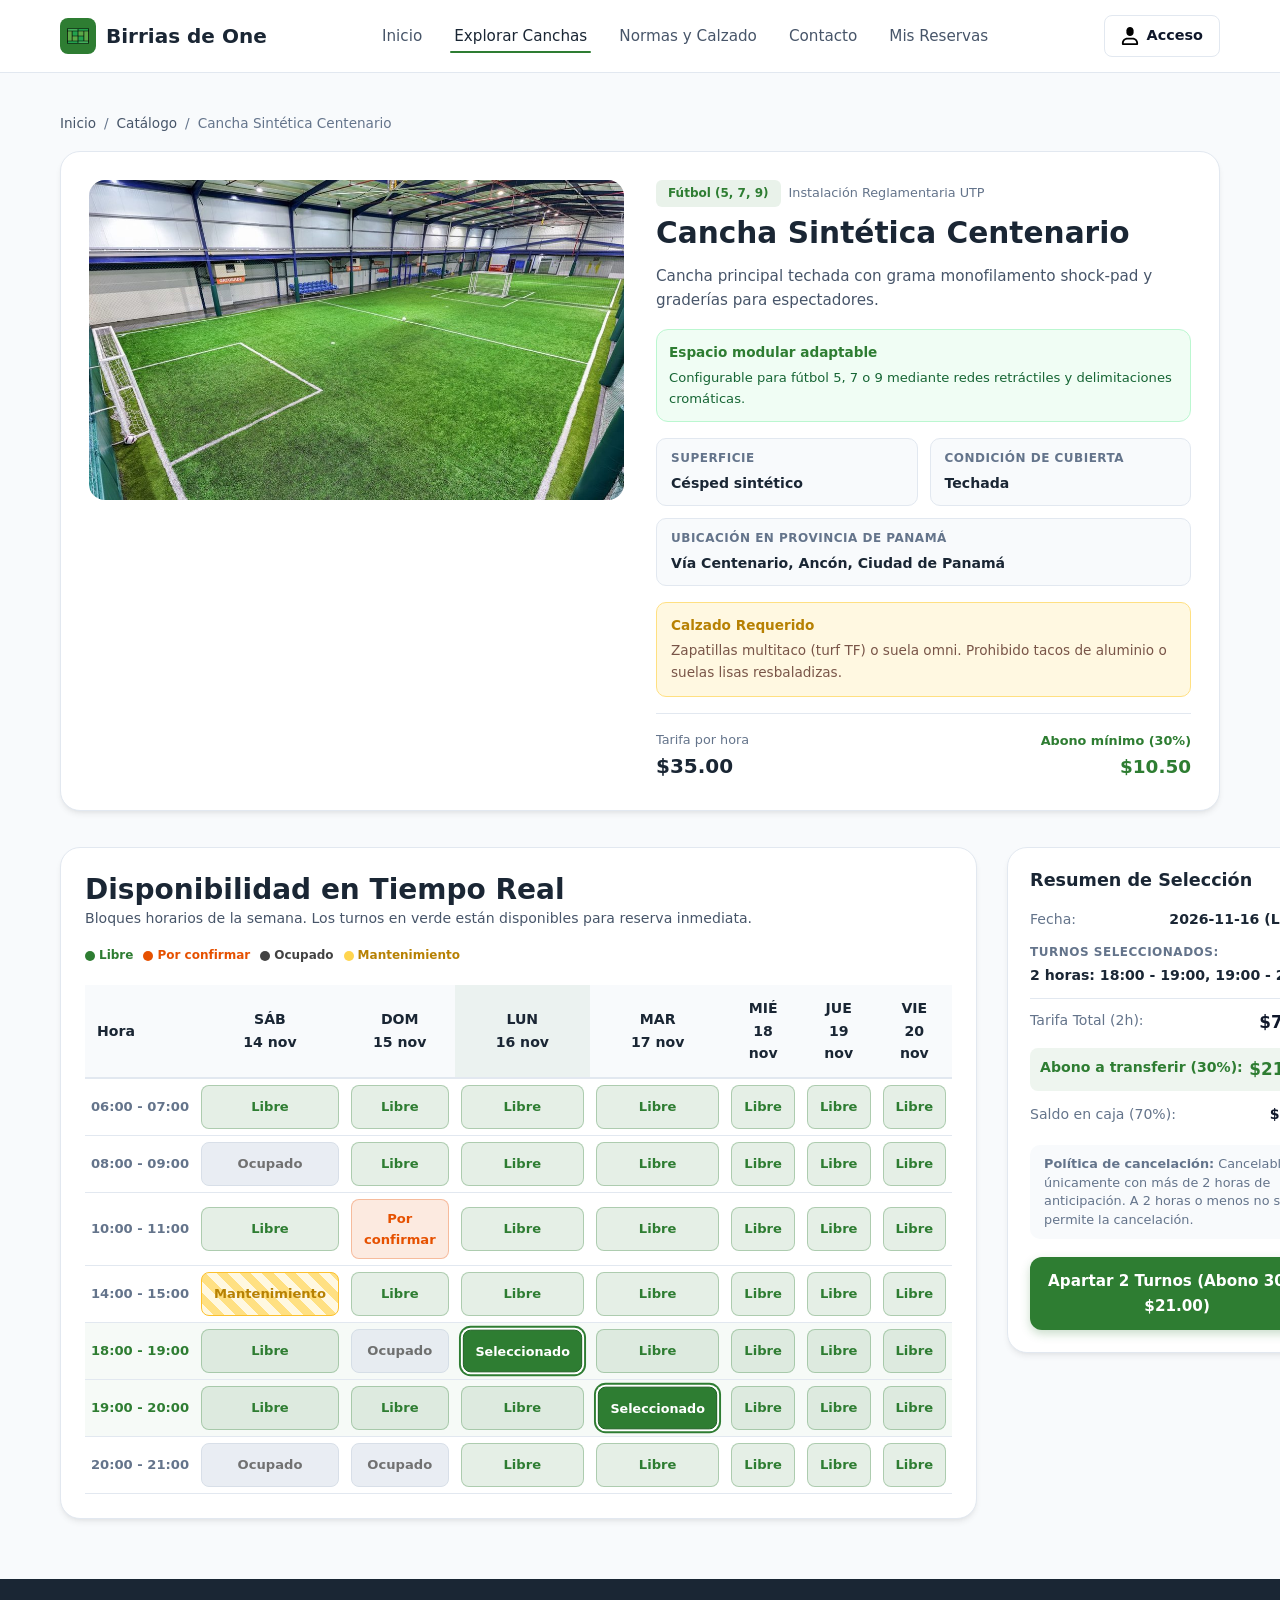
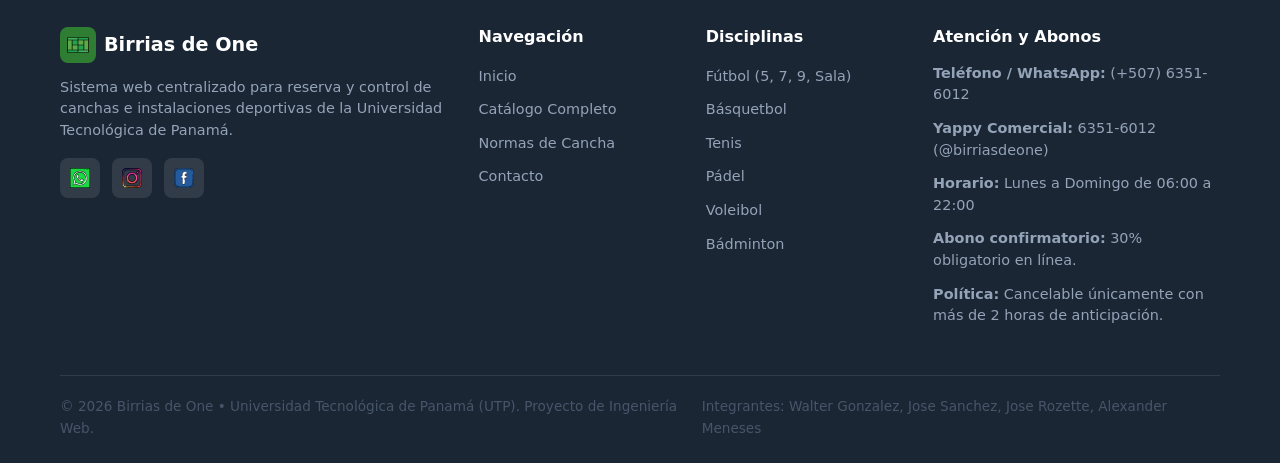
<file: Codigo del proyecto Fase 3/detalle.html>
<!DOCTYPE html>
<html lang="es">
<head>
  <meta charset="UTF-8">
  <meta name="viewport" content="width=device-width, initial-scale=1.0">
  <title>Detalle de Cancha y Disponibilidad - Birrias de One</title>
  <link rel="stylesheet" href="css/estilos.css">
  <link rel="stylesheet" href="css/componentes.css">
  <link rel="stylesheet" href="css/responsive.css">
</head>
<body>

  <!-- Header -->
  <header class="header-principal">
    <div class="contenedor nav-contenedor">
      <a href="index.html" class="logo-marca">
        <span class="logo-icono">
          <img src="img/iconos/iconologomarca.svg" alt="Birrias de One" width="22" height="22">
        </span>
        <span>Birrias de One</span>
      </a>

      <nav aria-label="Navegacion principal">
        <!-- Control de menu hamburguesa con CSS puro (sin JS) -->
        <input type="checkbox" id="nav-toggle" class="nav-toggle-checkbox" aria-label="Abrir menu de navegacion">
        <label for="nav-toggle" class="btn-hamburguesa" aria-label="Menu principal">
          <svg viewBox="0 0 24 24"><path d="M4 6h16M4 12h16M4 18h16" stroke="currentColor" stroke-width="2" stroke-linecap="round"/></svg>
        </label>
        <ul class="nav-enlaces">
          <li><a href="index.html">Inicio</a></li>
          <li><a href="catalogo.html" class="activo">Explorar Canchas</a></li>
          <li><a href="normas.html">Normas y Calzado</a></li>
          <li><a href="contacto.html">Contacto</a></li>
          <li><a href="reservas.html">Mis Reservas</a></li>
        </ul>
      </nav>

      <div id="nav-usuario-box" class="nav-usuario">
        <a href="login.html" class="btn-acceso">
          <img src="img/iconos/iconousuario.svg" alt="Usuario" width="18" height="18">
          <span>Acceso</span>
        </a>
      </div>
    </div>
  </header>

  <main class="page-main-sm">
    <div class="contenedor">
      
      <!-- Migas de pan -->
      <nav aria-label="Migas de pan" class="migas">
        <a href="index.html">Inicio</a>
        <span>/</span>
        <a href="catalogo.html">Catálogo</a>
        <span>/</span>
        <span id="miga-cancha-nombre" aria-current="page">Cancha Sintética Centenario</span>
      </nav>

      <!-- Ficha Tecnica Superior (HTML Estático con Especificaciones Oficiales) -->
      <section class="ficha-tecnica-grid">
        
        <div>
          <div class="ficha-img-box">
            <img src="img/canchafutboltecho.jpg" alt="Cancha Sintética Centenario" class="ficha-img">
          </div>
        </div>

        <div style="display: flex; flex-direction: column; justify-content: space-between;">
          <div>
            <div style="display:flex; align-items:center; gap:8px; margin-bottom: 8px;">
              <span class="badge badge-confirmada" style="border-radius: 6px;">
                Fútbol (5, 7, 9)
              </span>
              <span style="font-size: 0.8rem; color: var(--color-texto-muted);">Instalación Reglamentaria UTP</span>
            </div>
            
            <h1 style="font-size: 1.85rem; margin-bottom: 12px;">Cancha Sintética Centenario</h1>
            <p style="font-size: 0.95rem; margin-bottom: 16px;">Cancha principal techada con grama monofilamento shock-pad y graderías para espectadores.</p>

            <!-- Aviso Modular (Futbol 5, 7, 9) -->
            <div class="ficha-aviso-modular">
              <strong style="color: var(--color-verde); font-size: 0.85rem; display: flex; align-items: center; gap: 6px;">
                Espacio modular adaptable
              </strong>
              <p style="font-size: 0.82rem; color: #166534; margin-top: 4px;">Configurable para fútbol 5, 7 o 9 mediante redes retráctiles y delimitaciones cromáticas.</p>
            </div>

            <div class="ficha-specs-grid">
              <div class="ficha-spec-item">
                <div class="form-label-muted">Superficie</div>
                <strong style="color: var(--color-primario);">Césped sintético</strong>
              </div>
              <div class="ficha-spec-item">
                <div class="form-label-muted">Condición de Cubierta</div>
                <strong style="color: var(--color-primario);">Techada</strong>
              </div>
              <div class="ficha-spec-item ficha-spec-full">
                <div class="form-label-muted">Ubicación en Provincia de Panamá</div>
                <strong style="color: var(--color-primario);">Vía Centenario, Ancón, Ciudad de Panamá</strong>
              </div>
            </div>

            <!-- Normas de calzado sin emojis -->
            <div class="ficha-aviso-calzado">
              <strong style="color: #b78103; display: flex; align-items: center; gap: 6px; margin-bottom: 4px;">
                Calzado Requerido
              </strong>
              <span style="color: #795548;">Zapatillas multitaco (turf TF) o suela omni. Prohibido tacos de aluminio o suelas lisas resbaladizas.</span>
            </div>
          </div>

          <!-- Precios y abono 30% -->
          <div class="ficha-precio-footer">
            <div>
              <div style="font-size: 0.8rem; color: var(--color-texto-muted);">Tarifa por hora</div>
              <div class="precio-monto tabular">$35.00</div>
            </div>
            <div style="text-align: right;">
              <div style="font-size: 0.8rem; color: var(--color-verde); font-weight: 600;">Abono mínimo (30%)</div>
              <div style="font-size: 1.15rem; font-weight: 800; color: var(--color-verde);">$10.50</div>
            </div>
          </div>
        </div>

      </section>

      <!-- Seccion de Disponibilidad y Calendario Semanal (HTML Puro) -->
      <section class="detalle-grid-layout" style="display: grid; grid-template-columns: 1fr 340px; gap: 30px; align-items: start;">
        
        <div class="calendario-card">
          
          <div class="flex-between" style="margin-bottom: 20px;">
            <div>
              <h2>Disponibilidad en Tiempo Real</h2>
              <p style="font-size: 0.88rem; color: var(--color-texto-suave);">
                Bloques horarios de la semana. Los turnos en verde están disponibles para reserva inmediata.
              </p>
            </div>

            <!-- Leyenda Multimodal (WCAG 2.1 AA) sin emojis -->
            <div class="calendario-leyenda">
              <span class="leyenda-item" style="color: var(--color-verde);">
                <span class="leyenda-dot" style="background: var(--color-verde);"></span> Libre
              </span>
              <span class="leyenda-item" style="color: var(--color-ambar);">
                <span class="leyenda-dot" style="background: var(--color-ambar);"></span> Por confirmar
              </span>
              <span class="leyenda-item" style="color: var(--color-gris-ocupado);">
                <span class="leyenda-dot" style="background: var(--color-gris-ocupado);"></span> Ocupado
              </span>
              <span class="leyenda-item" style="color: #b78103;">
                <span class="leyenda-dot" style="background: #ffd54f;"></span> Mantenimiento
              </span>
            </div>
          </div>

          <!-- Matriz Semanal Completa en Tabla Semántica HTML -->
          <div class="tabla-responsive-wrapper">
            <table class="tabla-disponibilidad">
              <thead>
                <tr style="background: var(--color-fondo);">
                  <th style="text-align:left; width:110px;">Hora</th>
                  <th>SÁB<br><strong>14 nov</strong></th>
                  <th>DOM<br><strong>15 nov</strong></th>
                  <th style="background: rgba(46,125,50,0.06);">LUN<br><strong>16 nov</strong></th>
                  <th>MAR<br><strong>17 nov</strong></th>
                  <th>MIÉ<br><strong>18 nov</strong></th>
                  <th>JUE<br><strong>19 nov</strong></th>
                  <th>VIE<br><strong>20 nov</strong></th>
                </tr>
              </thead>
              <tbody>
                <tr>
                  <td class="celda-hora">06:00 - 07:00</td>
                  <td><span class="chip-estado chip-libre">Libre</span></td>
                  <td><span class="chip-estado chip-libre">Libre</span></td>
                  <td><span class="chip-estado chip-libre">Libre</span></td>
                  <td><span class="chip-estado chip-libre">Libre</span></td>
                  <td><span class="chip-estado chip-libre">Libre</span></td>
                  <td><span class="chip-estado chip-libre">Libre</span></td>
                  <td><span class="chip-estado chip-libre">Libre</span></td>
                </tr>
                <tr>
                  <td class="celda-hora">08:00 - 09:00</td>
                  <td><span class="chip-estado chip-ocupado">Ocupado</span></td>
                  <td><span class="chip-estado chip-libre">Libre</span></td>
                  <td><span class="chip-estado chip-libre">Libre</span></td>
                  <td><span class="chip-estado chip-libre">Libre</span></td>
                  <td><span class="chip-estado chip-libre">Libre</span></td>
                  <td><span class="chip-estado chip-libre">Libre</span></td>
                  <td><span class="chip-estado chip-libre">Libre</span></td>
                </tr>
                <tr>
                  <td class="celda-hora">10:00 - 11:00</td>
                  <td><span class="chip-estado chip-libre">Libre</span></td>
                  <td><span class="chip-estado chip-pendiente">Por confirmar</span></td>
                  <td><span class="chip-estado chip-libre">Libre</span></td>
                  <td><span class="chip-estado chip-libre">Libre</span></td>
                  <td><span class="chip-estado chip-libre">Libre</span></td>
                  <td><span class="chip-estado chip-libre">Libre</span></td>
                  <td><span class="chip-estado chip-libre">Libre</span></td>
                </tr>
                <tr>
                  <td class="celda-hora">14:00 - 15:00</td>
                  <td><span class="chip-estado chip-mantenimiento">Mantenimiento</span></td>
                  <td><span class="chip-estado chip-libre">Libre</span></td>
                  <td><span class="chip-estado chip-libre">Libre</span></td>
                  <td><span class="chip-estado chip-libre">Libre</span></td>
                  <td><span class="chip-estado chip-libre">Libre</span></td>
                  <td><span class="chip-estado chip-libre">Libre</span></td>
                  <td><span class="chip-estado chip-libre">Libre</span></td>
                </tr>
                <!-- Bloques seleccionados en demostración -->
                <tr style="background: rgba(46,125,50,0.04);">
                  <td class="celda-hora" style="color:var(--color-verde); font-weight:700;">18:00 - 19:00</td>
                  <td><span class="chip-estado chip-libre">Libre</span></td>
                  <td><span class="chip-estado chip-ocupado">Ocupado</span></td>
                  <td><span class="chip-estado chip-seleccionado">Seleccionado</span></td>
                  <td><span class="chip-estado chip-libre">Libre</span></td>
                  <td><span class="chip-estado chip-libre">Libre</span></td>
                  <td><span class="chip-estado chip-libre">Libre</span></td>
                  <td><span class="chip-estado chip-libre">Libre</span></td>
                </tr>
                <tr style="background: rgba(46,125,50,0.04);">
                  <td class="celda-hora" style="color:var(--color-verde); font-weight:700;">19:00 - 20:00</td>
                  <td><span class="chip-estado chip-libre">Libre</span></td>
                  <td><span class="chip-estado chip-libre">Libre</span></td>
                  <td><span class="chip-estado chip-libre">Libre</span></td>
                  <td><span class="chip-estado chip-seleccionado">Seleccionado</span></td>
                  <td><span class="chip-estado chip-libre">Libre</span></td>
                  <td><span class="chip-estado chip-libre">Libre</span></td>
                  <td><span class="chip-estado chip-libre">Libre</span></td>
                </tr>
                <tr>
                  <td class="celda-hora">20:00 - 21:00</td>
                  <td><span class="chip-estado chip-ocupado">Ocupado</span></td>
                  <td><span class="chip-estado chip-ocupado">Ocupado</span></td>
                  <td><span class="chip-estado chip-libre">Libre</span></td>
                  <td><span class="chip-estado chip-libre">Libre</span></td>
                  <td><span class="chip-estado chip-libre">Libre</span></td>
                  <td><span class="chip-estado chip-libre">Libre</span></td>
                  <td><span class="chip-estado chip-libre">Libre</span></td>
                </tr>
              </tbody>
            </table>
          </div>

        </div>

        <!-- Panel Lateral: Resumen de Seleccion Multiple y Enlace a Modal Pure CSS -->
        <aside class="sidebar-resumen-card">
          <h3 style="font-size: 1.1rem; margin-bottom: 16px;">Resumen de Selección</h3>

          <div class="sidebar-resumen-lista">
            <div style="display: flex; justify-content: space-between;">
              <span style="color: var(--color-texto-muted);">Fecha:</span>
              <strong style="color:var(--color-primario);">2026-11-16 (Lunes)</strong>
            </div>
            <div>
              <span class="form-label-muted">Turnos seleccionados:</span>
              <strong style="display:block; line-height:1.4; color:var(--color-primario);">2 horas: 18:00 - 19:00, 19:00 - 20:00</strong>
            </div>
            <div style="display: flex; justify-content: space-between; border-top: 1px solid var(--color-borde); padding-top: 10px;">
              <span style="color: var(--color-texto-muted);">Tarifa Total (2h):</span>
              <strong class="tabular" style="font-size:1.05rem;">$70.00</strong>
            </div>
            <div style="display: flex; justify-content: space-between; background: rgba(46,125,50,0.08); padding: 8px 10px; border-radius: 8px;">
              <span style="color: var(--color-verde); font-weight: 600;">Abono a transferir (30%):</span>
              <strong style="color: var(--color-verde); font-size: 1.05rem;" class="tabular">$21.00</strong>
            </div>
            <div style="display: flex; justify-content: space-between;">
              <span style="color: var(--color-texto-muted);">Saldo en caja (70%):</span>
              <strong class="tabular">$49.00</strong>
            </div>
          </div>

          <div class="modal-aviso" style="margin-bottom: 18px;">
            <strong>Política de cancelación:</strong> Cancelable únicamente con más de 2 horas de anticipación. A 2 horas o menos no se permite la cancelación.
          </div>

          <!-- Boton que activa el Modal mediante CSS Puro (:target) -->
          <a href="#modal-recibo-abono" class="btn-primario" style="width: 100%; padding: 12px; text-align:center; text-decoration:none; display:inline-block;">
            Apartar 2 Turnos (Abono 30%: $21.00)
          </a>
        </aside>

      </section>

    </div>
  </main>

  <!-- 
    Modal Recibo e Instrucciones de Abono (100% CSS Puro activado por :target)
    // usamos este codigo como guia para el diseno del recibo y desglose financiero de abono:
    // From Uiverse.io by zanina-yassine (.card, .cart, .checkout)
  -->
  <div id="modal-recibo-abono" class="modal-overlay">
    <div class="recibo-modal-caja">
      <div class="recibo-header">
        <h4>Resumen de Reserva e Instrucciones</h4>
        <a href="#" class="modal-cerrar" aria-label="Cerrar modal">&times;</a>
      </div>

      <div class="recibo-cuerpo">
        <div>
          <span class="form-label-muted">Instalacion</span>
          <h3 style="font-size:1.1rem; color:var(--color-primario); margin: 0 0 4px 0;">Cancha Sintética Centenario</h3>
          <p style="font-size:0.85rem; color:var(--color-texto-suave); font-weight:600; margin: 0;">2026-11-16 • 2h (18:00 - 20:00)</p>
        </div>

        <div class="recibo-fila">
          <span>Solicitante:</span>
          <span>Carlos Méndez (cliente@birrias.com)</span>
        </div>

        <div class="recibo-fila">
          <span>Tarifa total calculada:</span>
          <span class="tabular">$70.00</span>
        </div>

        <div class="recibo-destacado">
          <div style="display:flex; justify-content:space-between; align-items:center;">
            <div>
              <div style="font-size:0.8rem; font-weight:700; color:var(--color-verde); text-transform:uppercase;">Abono mínimo obligatorio (30%)</div>
              <div style="font-size:0.75rem; color:var(--color-texto-muted);">Garantía económica para bloquear horarios</div>
            </div>
            <div class="monto-abono tabular">$21.00</div>
          </div>
        </div>

        <div class="recibo-fila">
          <span>Saldo restante a pagar en ventanilla (70%):</span>
          <span class="tabular">$49.00</span>
        </div>

        <div class="recibo-instrucciones-yappy">
          <div style="margin-bottom:4px;"><strong>Datos oficiales para la transferencia:</strong></div>
          <div>• <strong>Yappy Comercial:</strong> al número <strong>6351-6012</strong> (@birriasdeone)</div>
          <div>• <strong>Titular:</strong> Birrias de One UTP</div>
        </div>

        <div class="recibo-aviso-tiempo">
          <img src="img/iconos/iconoreloj.svg" alt="Tiempo límite" width="18" height="18">
          <span>Dispones de <strong>45 minutos</strong> para transferir el abono. Si vence, los bloques se liberan automáticamente.</span>
        </div>

        <a href="https://wa.me/50763516012?text=Hola%20Birrias%20de%20One!%20Acabo%20de%20apartar%20la%20Cancha%20Sintetica%20Centenario%20para%20el%202026-11-16%20(18:00%20a%2020:00).%20Adjunto%20el%20comprobante%20del%20abono%20del%2030%25%20($21.00)%20a%20nombre%20de%20Carlos%20Mendez." target="_blank" class="btn-whatsapp-confirmar" style="text-decoration:none;">
          <img src="img/iconos/iconowhatsapp.svg" alt="WhatsApp" width="20" height="20">
          <span>Confirmar y Enviar Comprobante por WhatsApp</span>
        </a>
      </div>
    </div>
  </div>

  <!-- Pie de Página con Redes Sociales -->
  <footer class="footer-principal">
    <div class="contenedor">
      <div class="footer-grid">
        <div class="footer-col">
          <div class="footer-logo-header">
            <span class="logo-icono">
              <img src="img/iconos/iconologomarca.svg" alt="Birrias de One" width="22" height="22">
            </span>
            <h3 class="footer-logo-texto">Birrias de One</h3>
          </div>
          <p>Sistema web centralizado para reserva y control de canchas e instalaciones deportivas de la Universidad Tecnológica de Panamá.</p>
          
          <!-- 
            Redes Sociales
            // usamos este codigo como guia para el diseno de iconos sociales interactivos:
            // From Uiverse.io by Faizuddinq (.social-icons-lista)
          -->
          <ul class="social-icons-lista" style="margin-top: 16px;">
            <li class="social-item">
              <span class="social-tooltip">WhatsApp Comprobantes</span>
              <a href="https://wa.me/50763516012" target="_blank" data-red="whatsapp" aria-label="Enviar comprobante por WhatsApp al 63516012">
                <img src="img/iconos/iconowhatsapp.svg" alt="WhatsApp">
              </a>
            </li>
            <!-- //espacio para el link paa cuando creemos las cuentas -->
            <li class="social-item">
              <span class="social-tooltip">Instagram Oficial</span>
              <a href="#" data-red="instagram" aria-label="Instagram">
                <img src="img/iconos/iconoinstagram.svg" alt="Instagram">
              </a>
            </li>
            <!-- //espacio para el link paa cuando creemos las cuentas -->
            <li class="social-item">
              <span class="social-tooltip">Facebook</span>
              <a href="#" data-red="facebook" aria-label="Facebook">
                <img src="img/iconos/iconofacebook.svg" alt="Facebook">
              </a>
            </li>
          </ul>
        </div>

        <div class="footer-col">
          <h4>Navegación</h4>
          <ul>
            <li><a href="index.html">Inicio</a></li>
            <li><a href="catalogo.html">Catálogo Completo</a></li>
            <li><a href="normas.html">Normas de Cancha</a></li>
            <li><a href="contacto.html">Contacto</a></li>
          </ul>
        </div>

        <div class="footer-col">
          <h4>Disciplinas</h4>
          <ul>
            <li><a href="catalogo.html">Fútbol (5, 7, 9, Sala)</a></li>
            <li><a href="catalogo.html">Básquetbol</a></li>
            <li><a href="catalogo.html">Tenis</a></li>
            <li><a href="catalogo.html">Pádel</a></li>
            <li><a href="catalogo.html">Voleibol</a></li>
            <li><a href="catalogo.html">Bádminton</a></li>
          </ul>
        </div>

        <div class="footer-col">
          <h4>Atención y Abonos</h4>
          <p><strong>Teléfono / WhatsApp:</strong> (+507) 6351-6012</p>
          <p><strong>Yappy Comercial:</strong> 6351-6012 (@birriasdeone)</p>
          <p><strong>Horario:</strong> Lunes a Domingo de 06:00 a 22:00</p>
          <p><strong>Abono confirmatorio:</strong> 30% obligatorio en línea.</p>
          <p><strong>Política:</strong> Cancelable únicamente con más de 2 horas de anticipación.</p>
        </div>
      </div>

      <div class="footer-inferior">
        <p>&copy; 2026 Birrias de One • Universidad Tecnológica de Panamá (UTP). Proyecto de Ingeniería Web.</p>
        <p>Integrantes: Walter Gonzalez, Jose Sanchez, Jose Rozette, Alexander Meneses</p>
      </div>
    </div>
  </footer>
</body>
</html>
</file>
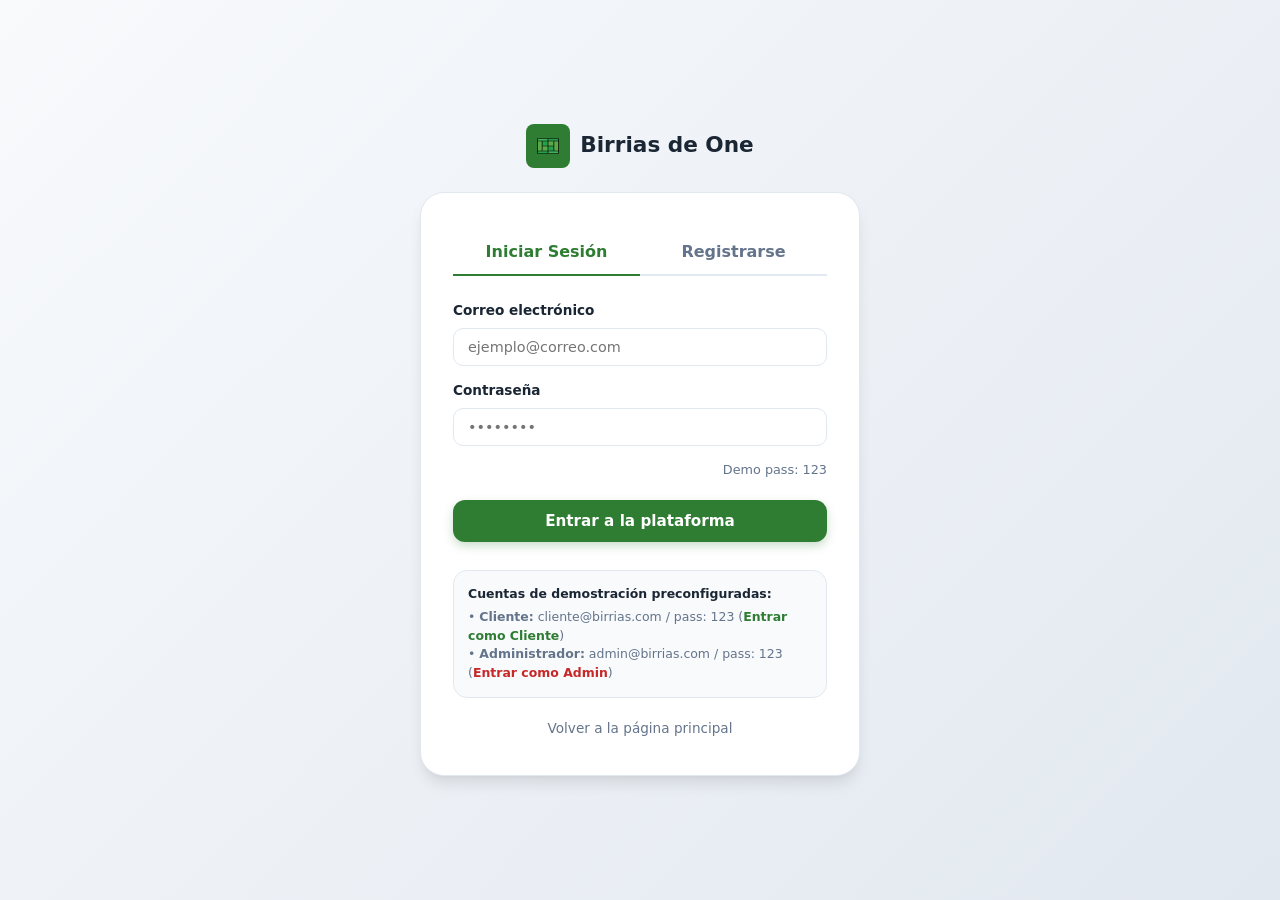
<file: Codigo del proyecto Fase 3/login.html>
<!DOCTYPE html>
<html lang="es">
<head>
  <meta charset="UTF-8">
  <meta name="viewport" content="width=device-width, initial-scale=1.0">
  <title>Acceso a la Plataforma - Birrias de One</title>
  <link rel="stylesheet" href="css/estilos.css">
  <link rel="stylesheet" href="css/componentes.css">
  <link rel="stylesheet" href="css/responsive.css">
</head>
<body style="min-height: 100vh; display: flex; align-items: center; justify-content: center; background: linear-gradient(135deg, #f8fafc 0%, #e2e8f0 100%); padding: 20px;">

  <main style="width: 100%; display: flex; flex-direction: column; align-items: center;">
    
    <!-- Logo Superior -->
    <a href="index.html" class="logo-marca" style="margin-bottom: 24px; font-size: 1.35rem;">
      <span class="logo-icono" style="width: 44px; height: 44px;">
        <img src="img/iconos/iconologomarca.svg" alt="Birrias de One" width="26" height="26">
      </span>
      <span>Birrias de One</span>
    </a>

    <!-- Tarjeta Unificada de Acceso y Registro 100% CSS Puro -->
    <div class="login-card">
      
      <!-- Controles de Pestanas 100% CSS Puro -->
      <input type="radio" name="auth-tab" id="tab-radio-login" class="auth-radio" checked>
      <input type="radio" name="auth-tab" id="tab-radio-registro" class="auth-radio">

      <div class="auth-tab-labels">
        <label for="tab-radio-login" class="tab-label">Iniciar Sesión</label>
        <label for="tab-radio-registro" class="tab-label">Registrarse</label>
      </div>

      <!-- FORMULARIO 1: INICIAR SESION (6.1) -->
      <form id="form-login" class="auth-form-panel login-panel modal-cuerpo" action="catalogo.html" method="GET">
        <div>
          <label for="login-correo" class="form-label">Correo electrónico</label>
          <input type="email" id="login-correo" name="correo" required placeholder="ejemplo@correo.com" autocomplete="email" class="form-control">
        </div>

        <div>
          <label for="login-password" class="form-label">Contraseña</label>
          <input type="password" id="login-password" name="password" required placeholder="••••••••" class="form-control">
        </div>

        <div style="display: flex; justify-content: flex-end; align-items: center;">
          <span style="color: var(--color-texto-muted); font-size: 0.8rem;">Demo pass: 123</span>
        </div>

        <button type="submit" class="btn-primario" style="padding: 12px; border-radius: 12px; width: 100%; margin-top: 6px;">
          Entrar a la plataforma
        </button>

        <!-- Accesos rápidos para evaluación de la profesora -->
        <div class="login-demo-box">
          <strong style="color: var(--color-primario); display: block; margin-bottom: 4px;">Cuentas de demostración preconfiguradas:</strong>
          <div>• <strong>Cliente:</strong> cliente@birrias.com / pass: 123 (<a href="catalogo.html" style="font-weight:600;">Entrar como Cliente</a>)</div>
          <div>• <strong>Administrador:</strong> admin@birrias.com / pass: 123 (<a href="admin.html" style="font-weight:600; color:#c62828;">Entrar como Admin</a>)</div>
        </div>
      </form>

      <!-- FORMULARIO 2: REGISTRO UNIFICADO (6.2) -->
      <form id="form-registro" class="auth-form-panel registro-panel modal-cuerpo" action="catalogo.html" method="GET" style="display: none;">
        <div>
          <label for="reg-nombre" class="form-label">Nombre completo</label>
          <input type="text" id="reg-nombre" name="nombre" required placeholder="Juan Pérez" autocomplete="name" class="form-control form-control-sm">
        </div>

        <div>
          <label for="reg-correo" class="form-label">Correo electrónico</label>
          <input type="email" id="reg-correo" name="correo" required placeholder="juan@correo.com" autocomplete="email" class="form-control form-control-sm">
        </div>

        <div>
          <label for="reg-telefono" class="form-label">Teléfono móvil</label>
          <input type="tel" id="reg-telefono" name="telefono" required placeholder="6351-6012" autocomplete="tel" class="form-control form-control-sm">
        </div>

        <div>
          <label for="reg-password" class="form-label">Contraseña</label>
          <input type="password" id="reg-password" name="password" required placeholder="••••••••" class="form-control form-control-sm">
        </div>

        <!-- Campo corporativo para elevar a Administrador (RF-01) -->
        <div class="login-corp-box">
          <label for="reg-codigo-corporativo" class="form-label">
            Código Corporativo (Opcional - Empleados UTP)
          </label>
          <input type="text" id="reg-codigo-corporativo" name="codigo" placeholder="Ingresa código si eres administrador" spellcheck="false" class="form-control form-control-sm">
          <small style="display: block; font-size: 0.72rem; color: var(--color-texto-muted); margin-top: 4px;">Código de prueba para perfil admin: <strong>UTP2026</strong></small>
        </div>

        <button type="submit" class="btn-primario" style="padding: 12px; border-radius: 12px; width: 100%; margin-top: 4px;">
          Crear cuenta
        </button>
      </form>

      <!-- //espacio para el link paa cuando creemos las cuentas -->
      <div style="text-align: center; margin-top: 20px; font-size: 0.85rem;">
        <a href="index.html" style="color: var(--color-texto-muted); text-decoration: none;">Volver a la página principal</a>
      </div>

    </div>
  </main>
</body>
</html>
</file>
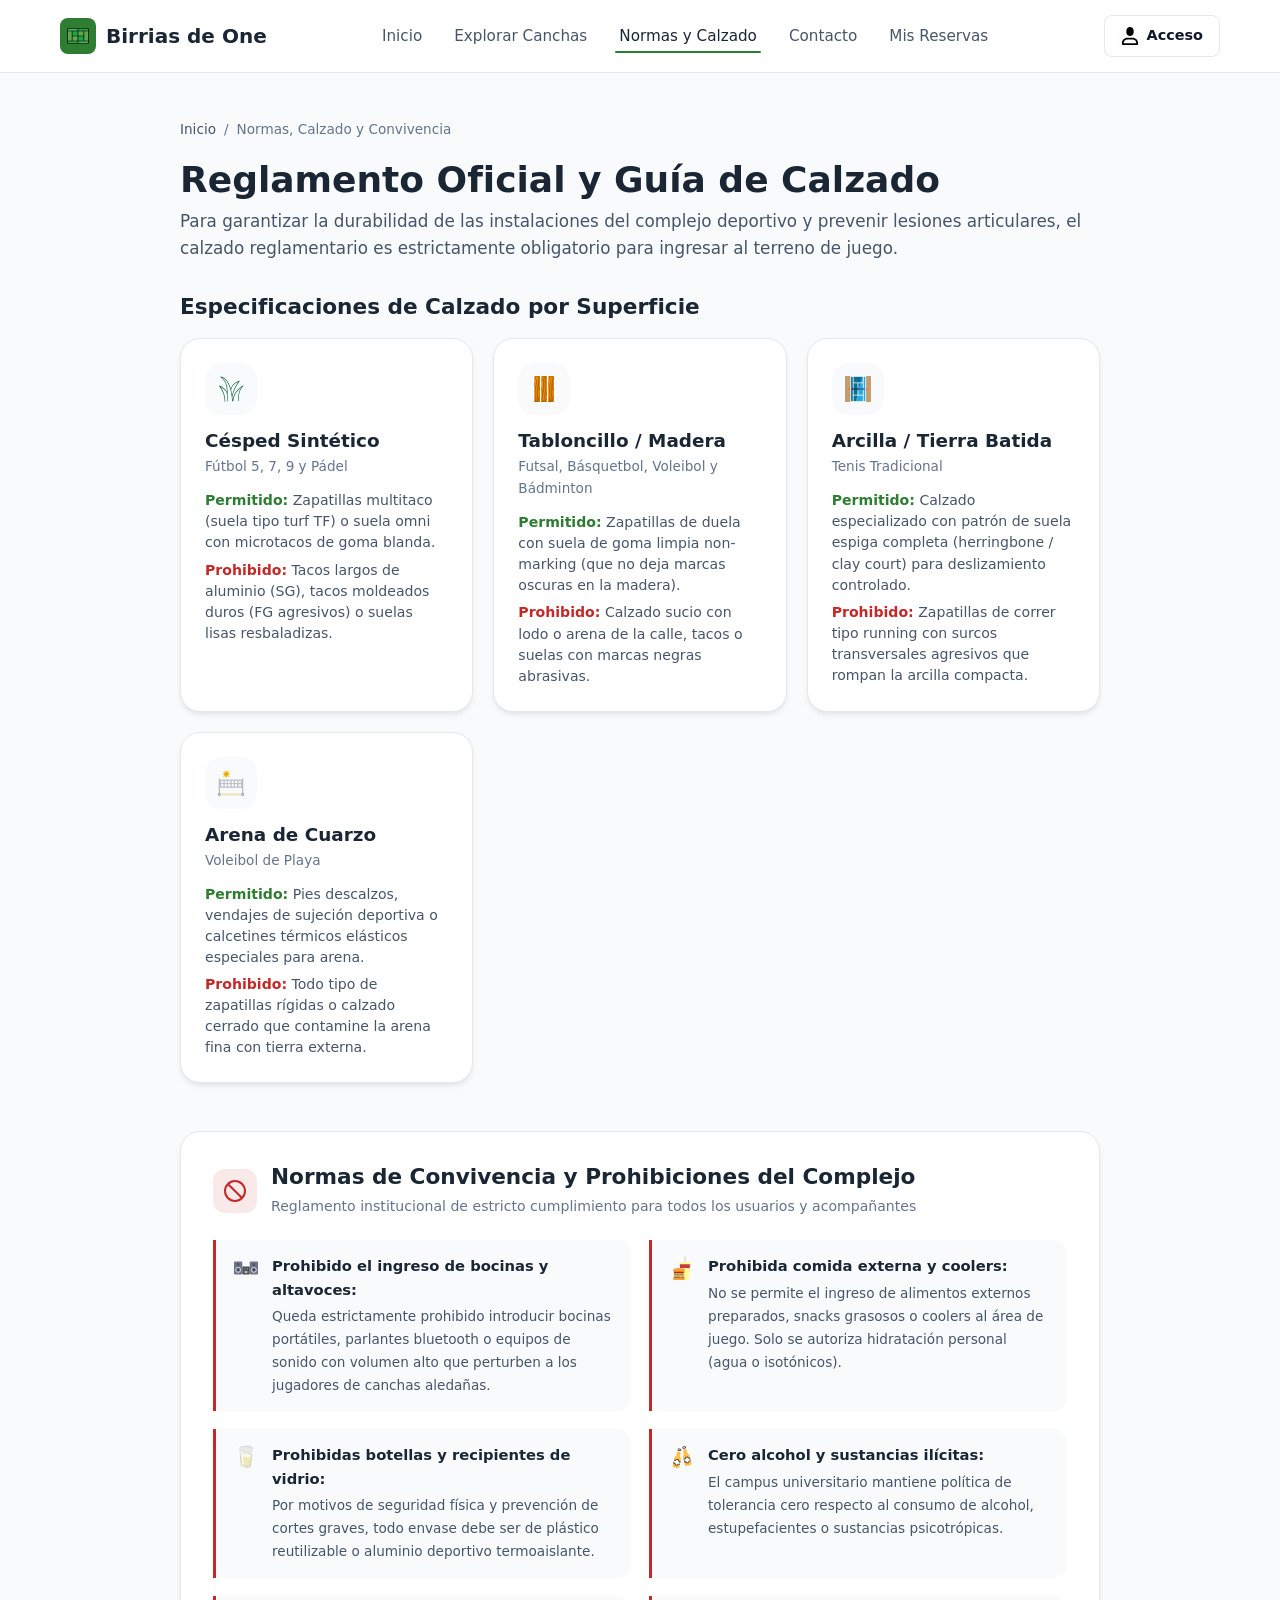
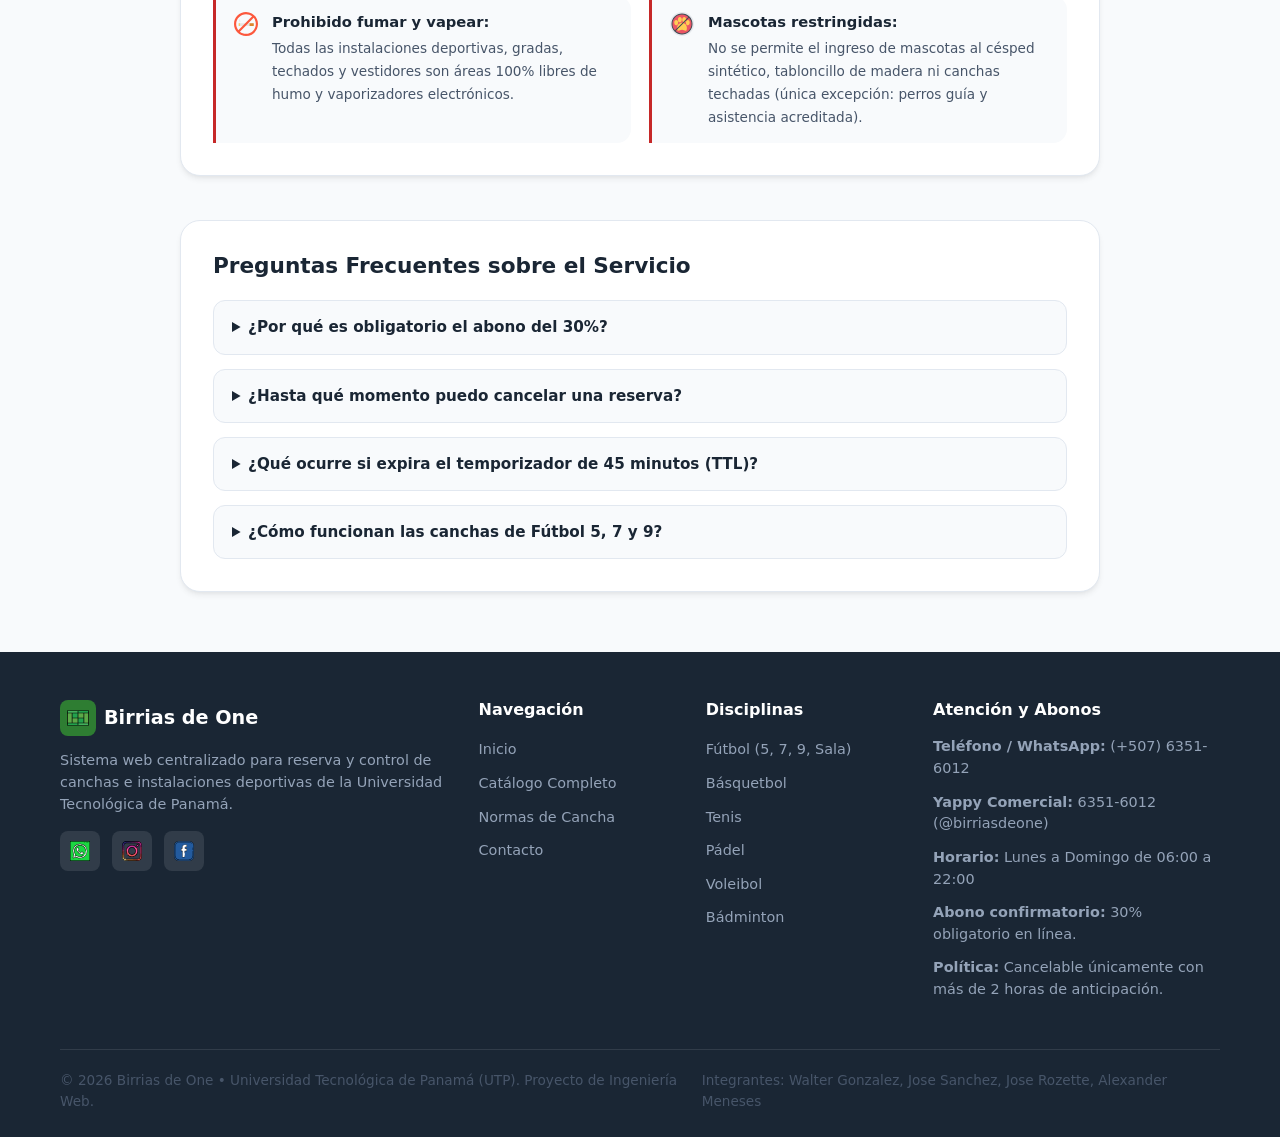
<file: Codigo del proyecto Fase 3/normas.html>
<!DOCTYPE html>
<html lang="es">
<head>
  <meta charset="UTF-8">
  <meta name="viewport" content="width=device-width, initial-scale=1.0">
  <title>Normas de Cancha, Calzado y Convivencia - Birrias de One</title>
  <link rel="stylesheet" href="css/estilos.css">
  <link rel="stylesheet" href="css/componentes.css">
  <link rel="stylesheet" href="css/responsive.css">
</head>
<body>

  <!-- Header -->
  <header class="header-principal">
    <div class="contenedor nav-contenedor">
      <a href="index.html" class="logo-marca">
        <span class="logo-icono">
          <img src="img/iconos/iconologomarca.svg" alt="Birrias de One" width="22" height="22">
        </span>
        <span>Birrias de One</span>
      </a>

      <nav aria-label="Navegacion principal">
        <!-- Control de menu hamburguesa con CSS puro (sin JS) -->
        <input type="checkbox" id="nav-toggle" class="nav-toggle-checkbox" aria-label="Abrir menu de navegacion">
        <label for="nav-toggle" class="btn-hamburguesa" aria-label="Menu principal">
          <svg viewBox="0 0 24 24"><path d="M4 6h16M4 12h16M4 18h16" stroke="currentColor" stroke-width="2" stroke-linecap="round"/></svg>
        </label>
        <ul class="nav-enlaces">
          <li><a href="index.html">Inicio</a></li>
          <li><a href="catalogo.html">Explorar Canchas</a></li>
          <li><a href="normas.html" class="activo">Normas y Calzado</a></li>
          <li><a href="contacto.html">Contacto</a></li>
          <li><a href="reservas.html">Mis Reservas</a></li>
        </ul>
      </nav>

      <div id="nav-usuario-box" class="nav-usuario">
        <a href="login.html" class="btn-acceso">
          <img src="img/iconos/iconousuario.svg" alt="Usuario" width="18" height="18">
          <span>Acceso</span>
        </a>
      </div>
    </div>
  </header>

  <main class="page-main">
    <div class="contenedor container-max-md">
      
      <!-- Migas de pan -->
      <nav aria-label="Migas de pan" class="migas">
        <a href="index.html">Inicio</a>
        <span>/</span>
        <span aria-current="page">Normas, Calzado y Convivencia</span>
      </nav>

      <div style="margin-bottom: 32px;">
        <h1>Reglamento Oficial y Guía de Calzado</h1>
        <p style="font-size: 1.05rem; margin-top: 6px;">
          Para garantizar la durabilidad de las instalaciones del complejo deportivo y prevenir lesiones articulares, el calzado reglamentario es estrictamente obligatorio para ingresar al terreno de juego.
        </p>
      </div>

      <!-- 
        Tarjetas Interactivas de Calzado por Superficie
        // usamos este codigo como guia para el diseno estructural de tarjetas interactivas de superficies:
        // From Uiverse.io by adamgiebl (.card)
      -->
      <section style="margin-bottom: 48px;">
        <h2 style="font-size: 1.35rem; margin-bottom: 18px; color: var(--color-primario);">Especificaciones de Calzado por Superficie</h2>
        
        <div class="calzado-grid">
          
          <!-- Tarjeta 1: Cesped Sintetico -->
          <article class="tarjeta-norma">
            <div class="tarjeta-norma-icono">
              <img src="img/iconos/iconocesped.svg" alt="Cesped Sintetico" width="28" height="28">
            </div>
            <h3 style="font-size:1.15rem; color:var(--color-primario); margin-bottom:4px;">Césped Sintético</h3>
            <p style="font-size:0.85rem; color:var(--color-texto-muted); margin-bottom:12px;">Fútbol 5, 7, 9 y Pádel</p>
            <div style="font-size:0.88rem; line-height: 1.5; color:var(--color-texto-suave);">
              <div style="margin-bottom: 6px;">
                <strong style="color: var(--color-verde);">Permitido:</strong> Zapatillas multitaco (suela tipo turf TF) o suela omni con microtacos de goma blanda.
              </div>
              <div>
                <strong style="color: var(--color-rojo);">Prohibido:</strong> Tacos largos de aluminio (SG), tacos moldeados duros (FG agresivos) o suelas lisas resbaladizas.
              </div>
            </div>
          </article>

          <!-- Tarjeta 2: Tabloncillo / Madera -->
          <article class="tarjeta-norma">
            <div class="tarjeta-norma-icono">
              <img src="img/iconos/iconomadera.svg" alt="Tabloncillo" width="28" height="28">
            </div>
            <h3 style="font-size:1.15rem; color:var(--color-primario); margin-bottom:4px;">Tabloncillo / Madera</h3>
            <p style="font-size:0.85rem; color:var(--color-texto-muted); margin-bottom:12px;">Futsal, Básquetbol, Voleibol y Bádminton</p>
            <div style="font-size:0.88rem; line-height: 1.5; color:var(--color-texto-suave);">
              <div style="margin-bottom: 6px;">
                <strong style="color: var(--color-verde);">Permitido:</strong> Zapatillas de duela con suela de goma limpia non-marking (que no deja marcas oscuras en la madera).
              </div>
              <div>
                <strong style="color: var(--color-rojo);">Prohibido:</strong> Calzado sucio con lodo o arena de la calle, tacos o suelas con marcas negras abrasivas.
              </div>
            </div>
          </article>

          <!-- Tarjeta 3: Arcilla / Tierra Batida -->
          <article class="tarjeta-norma">
            <div class="tarjeta-norma-icono">
              <img src="img/iconos/iconotierrabatida.svg" alt="Tierra Batida" width="28" height="28">
            </div>
            <h3 style="font-size:1.15rem; color:var(--color-primario); margin-bottom:4px;">Arcilla / Tierra Batida</h3>
            <p style="font-size:0.85rem; color:var(--color-texto-muted); margin-bottom:12px;">Tenis Tradicional</p>
            <div style="font-size:0.88rem; line-height: 1.5; color:var(--color-texto-suave);">
              <div style="margin-bottom: 6px;">
                <strong style="color: var(--color-verde);">Permitido:</strong> Calzado especializado con patrón de suela espiga completa (herringbone / clay court) para deslizamiento controlado.
              </div>
              <div>
                <strong style="color: var(--color-rojo);">Prohibido:</strong> Zapatillas de correr tipo running con surcos transversales agresivos que rompan la arcilla compacta.
              </div>
            </div>
          </article>

          <!-- Tarjeta 4: Arena de Cuarzo -->
          <article class="tarjeta-norma">
            <div class="tarjeta-norma-icono">
              <img src="img/iconos/iconoarena.svg" alt="Arena de Cuarzo" width="28" height="28">
            </div>
            <h3 style="font-size:1.15rem; color:var(--color-primario); margin-bottom:4px;">Arena de Cuarzo</h3>
            <p style="font-size:0.85rem; color:var(--color-texto-muted); margin-bottom:12px;">Voleibol de Playa</p>
            <div style="font-size:0.88rem; line-height: 1.5; color:var(--color-texto-suave);">
              <div style="margin-bottom: 6px;">
                <strong style="color: var(--color-verde);">Permitido:</strong> Pies descalzos, vendajes de sujeción deportiva o calcetines térmicos elásticos especiales para arena.
              </div>
              <div>
                <strong style="color: var(--color-rojo);">Prohibido:</strong> Todo tipo de zapatillas rígidas o calzado cerrado que contamine la arena fina con tierra externa.
              </div>
            </div>
          </article>

        </div>
      </section>

      <!-- SECCION DE REGLAMENTO DE CAMPUS: PROHIBICIONES Y CONVIVENCIA -->
      <section style="background:#fff; border:1px solid var(--color-borde); border-radius:20px; padding:32px; box-shadow:var(--sombra-tarjeta); margin-bottom:44px;">
        <div style="display: flex; align-items: center; gap: 14px; margin-bottom: 22px;">
          <div style="width: 44px; height: 44px; border-radius: 12px; background: rgba(198, 40, 40, 0.1); color: var(--color-rojo); display: flex; align-items: center; justify-content: center;">
            <svg width="24" height="24" viewBox="0 0 24 24" fill="none" stroke="currentColor" stroke-width="2">
              <circle cx="12" cy="12" r="10"/><line x1="4.93" y1="4.93" x2="19.07" y2="19.07"/>
            </svg>
          </div>
          <div>
            <h2 style="font-size: 1.35rem; color: var(--color-primario); margin:0 0 4px 0;">Normas de Convivencia y Prohibiciones del Complejo</h2>
            <p style="font-size: 0.88rem; color: var(--color-texto-muted); margin:0;">Reglamento institucional de estricto cumplimiento para todos los usuarios y acompañantes</p>
          </div>
        </div>

        <div class="prohibiciones-grid">
          
          <div class="prohibicion-card">
            <img src="img/iconos/icononobocinas.svg" alt="Prohibido bocinas">
            <div>
              <strong class="prohibicion-titulo">Prohibido el ingreso de bocinas y altavoces:</strong>
              <span class="prohibicion-desc">Queda estrictamente prohibido introducir bocinas portátiles, parlantes bluetooth o equipos de sonido con volumen alto que perturben a los jugadores de canchas aledañas.</span>
            </div>
          </div>

          <div class="prohibicion-card">
            <img src="img/iconos/icononocomida.svg" alt="Prohibida comida">
            <div>
              <strong class="prohibicion-titulo">Prohibida comida externa y coolers:</strong>
              <span class="prohibicion-desc">No se permite el ingreso de alimentos externos preparados, snacks grasosos o coolers al área de juego. Solo se autoriza hidratación personal (agua o isotónicos).</span>
            </div>
          </div>

          <div class="prohibicion-card">
            <img src="img/iconos/icononovidrio.svg" alt="Prohibido vidrio">
            <div>
              <strong class="prohibicion-titulo">Prohibidas botellas y recipientes de vidrio:</strong>
              <span class="prohibicion-desc">Por motivos de seguridad física y prevención de cortes graves, todo envase debe ser de plástico reutilizable o aluminio deportivo termoaislante.</span>
            </div>
          </div>

          <div class="prohibicion-card">
            <img src="img/iconos/icononoalcohol.svg" alt="Cero alcohol">
            <div>
              <strong class="prohibicion-titulo">Cero alcohol y sustancias ilícitas:</strong>
              <span class="prohibicion-desc">El campus universitario mantiene política de tolerancia cero respecto al consumo de alcohol, estupefacientes o sustancias psicotrópicas.</span>
            </div>
          </div>

          <div class="prohibicion-card">
            <img src="img/iconos/icononofumar.svg" alt="Prohibido fumar">
            <div>
              <strong class="prohibicion-titulo">Prohibido fumar y vapear:</strong>
              <span class="prohibicion-desc">Todas las instalaciones deportivas, gradas, techados y vestidores son áreas 100% libres de humo y vaporizadores electrónicos.</span>
            </div>
          </div>

          <div class="prohibicion-card">
            <img src="img/iconos/icononomascotas.svg" alt="Mascotas restringidas">
            <div>
              <strong class="prohibicion-titulo">Mascotas restringidas:</strong>
              <span class="prohibicion-desc">No se permite el ingreso de mascotas al césped sintético, tabloncillo de madera ni canchas techadas (única excepción: perros guía y asistencia acreditada).</span>
            </div>
          </div>

        </div>
      </section>

      <!-- Sección Acordeón de Preguntas Frecuentes FAQ -->
      <section style="background:#fff; border:1px solid var(--color-borde); border-radius:20px; padding:32px; box-shadow:var(--sombra-tarjeta);">
        <h2 style="font-size:1.35rem; margin-bottom:20px; color:var(--color-primario);">Preguntas Frecuentes sobre el Servicio</h2>

        <div class="faq-lista">
          
          <details class="faq-item">
            <summary class="faq-summary">
              ¿Por qué es obligatorio el abono del 30%?
            </summary>
            <p class="faq-desc">
              El abono mínimo del 30% funciona como una garantía económica de asistencia. Al transferirlo mediante Yappy (al número 6351-6012, @birriasdeone) y remitir el comprobante, el administrador asegura tu horario y evita que otros usuarios aparten la misma cancha. El 70% restante se liquida tranquilamente en recepción al presentarte a jugar.
            </p>
          </details>

          <details class="faq-item">
            <summary class="faq-summary">
              ¿Hasta qué momento puedo cancelar una reserva?
            </summary>
            <p class="faq-desc">
              La política oficial de la plataforma establece que la cancelación es admisible <strong>únicamente si faltan más de 2 horas</strong> para el inicio del turno. A las 2 horas exactas o menos, el sistema bloquea automáticamente la opción de cancelación para evitar turnos desaprovechados en el complejo.
            </p>
          </details>

          <details class="faq-item">
            <summary class="faq-summary">
              ¿Qué ocurre si expira el temporizador de 45 minutos (TTL)?
            </summary>
            <p class="faq-desc">
              Toda reserva web preliminar nace en estado *Pendiente* y dispone de 45 minutos (tiempo de vida o TTL) para ser confirmada con el comprobante de abono. Si vence dicho temporizador sin validación en el sistema, la reserva cambia automáticamente a *Cancelada* por "Vencimiento del TTL" y el horario vuelve a quedar libre en el calendario.
            </p>
          </details>

          <details class="faq-item">
            <summary class="faq-summary">
              ¿Cómo funcionan las canchas de Fútbol 5, 7 y 9?
            </summary>
            <p class="faq-desc">
              Nuestras instalaciones cuentan con canchas de césped sintético modulares. Los trabajadores del complejo se encargan de unir sectores y acondicionar las redes divisorias retráctiles según la modalidad que hayas reservado (5, 7 o 9 jugadores por equipo).
            </p>
          </details>

        </div>
      </section>

    </div>
  </main>

  <!-- Pie de Página con Redes Sociales -->
  <footer class="footer-principal">
    <div class="contenedor">
      <div class="footer-grid">
        <div class="footer-col">
          <div class="footer-logo-header">
            <span class="logo-icono">
              <img src="img/iconos/iconologomarca.svg" alt="Birrias de One" width="22" height="22">
            </span>
            <h3 class="footer-logo-texto">Birrias de One</h3>
          </div>
          <p>Sistema web centralizado para reserva y control de canchas e instalaciones deportivas de la Universidad Tecnológica de Panamá.</p>
          
          <!-- 
            Redes Sociales
            // usamos este codigo como guia para el diseno de iconos sociales interactivos:
            // From Uiverse.io by Faizuddinq (.social-icons-lista)
          -->
          <ul class="social-icons-lista" style="margin-top: 16px;">
            <li class="social-item">
              <span class="social-tooltip">WhatsApp Comprobantes</span>
              <a href="https://wa.me/50763516012" target="_blank" data-red="whatsapp" aria-label="Enviar comprobante por WhatsApp al 63516012">
                <img src="img/iconos/iconowhatsapp.svg" alt="WhatsApp">
              </a>
            </li>
            <!-- //espacio para el link paa cuando creemos las cuentas -->
            <li class="social-item">
              <span class="social-tooltip">Instagram Oficial</span>
              <a href="#" data-red="instagram" aria-label="Instagram">
                <img src="img/iconos/iconoinstagram.svg" alt="Instagram">
              </a>
            </li>
            <!-- //espacio para el link paa cuando creemos las cuentas -->
            <li class="social-item">
              <span class="social-tooltip">Facebook</span>
              <a href="#" data-red="facebook" aria-label="Facebook">
                <img src="img/iconos/iconofacebook.svg" alt="Facebook">
              </a>
            </li>
          </ul>
        </div>

        <div class="footer-col">
          <h4>Navegación</h4>
          <ul>
            <li><a href="index.html">Inicio</a></li>
            <li><a href="catalogo.html">Catálogo Completo</a></li>
            <li><a href="normas.html">Normas de Cancha</a></li>
            <li><a href="contacto.html">Contacto</a></li>
          </ul>
        </div>

        <div class="footer-col">
          <h4>Disciplinas</h4>
          <ul>
            <li><a href="catalogo.html">Fútbol (5, 7, 9, Sala)</a></li>
            <li><a href="catalogo.html">Básquetbol</a></li>
            <li><a href="catalogo.html">Tenis</a></li>
            <li><a href="catalogo.html">Pádel</a></li>
            <li><a href="catalogo.html">Voleibol</a></li>
            <li><a href="catalogo.html">Bádminton</a></li>
          </ul>
        </div>

        <div class="footer-col">
          <h4>Atención y Abonos</h4>
          <p><strong>Teléfono / WhatsApp:</strong> (+507) 6351-6012</p>
          <p><strong>Yappy Comercial:</strong> 6351-6012 (@birriasdeone)</p>
          <p><strong>Horario:</strong> Lunes a Domingo de 06:00 a 22:00</p>
          <p><strong>Abono confirmatorio:</strong> 30% obligatorio en línea.</p>
          <p><strong>Política:</strong> Cancelable únicamente con más de 2 horas de anticipación.</p>
        </div>
      </div>

      <div class="footer-inferior">
        <p>&copy; 2026 Birrias de One • Universidad Tecnológica de Panamá (UTP). Proyecto de Ingeniería Web.</p>
        <p>Integrantes: Walter Gonzalez, Jose Sanchez, Jose Rozette, Alexander Meneses</p>
      </div>
    </div>
  </footer>
</body>
</html>
</file>
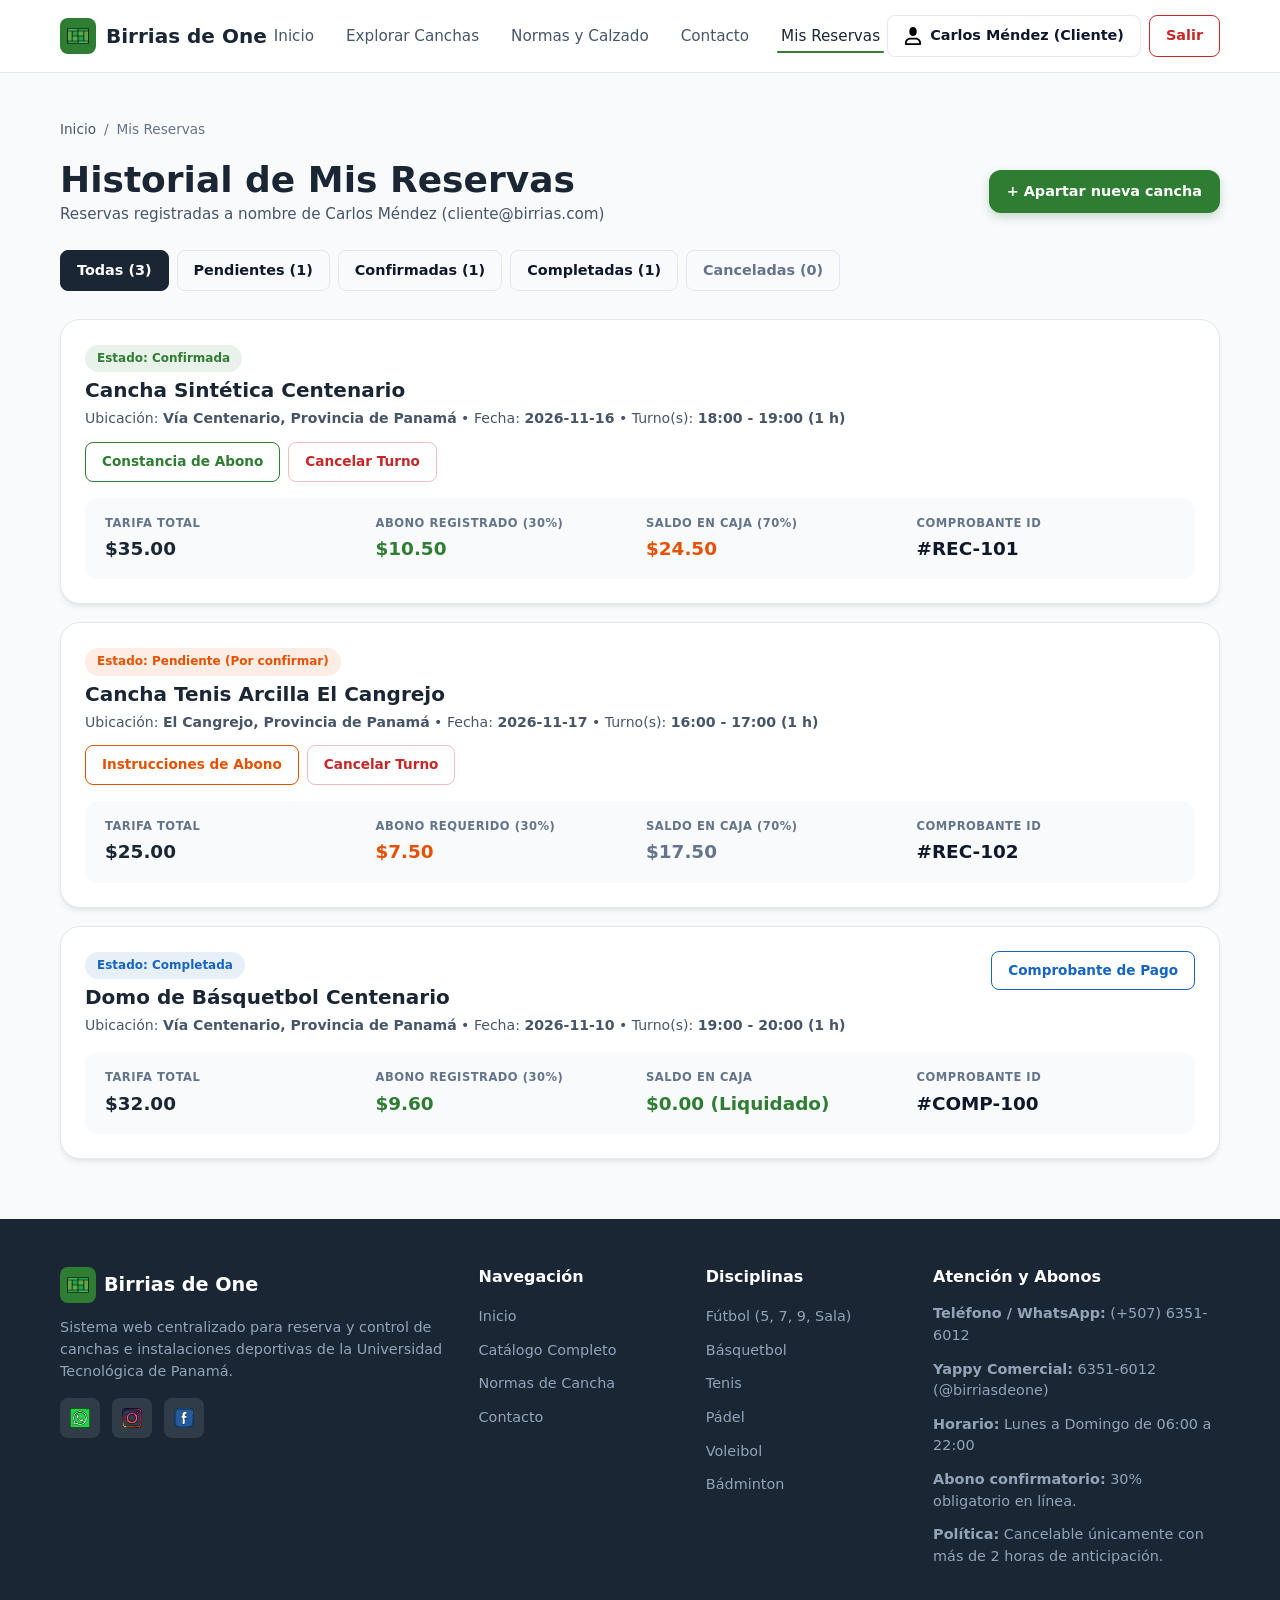
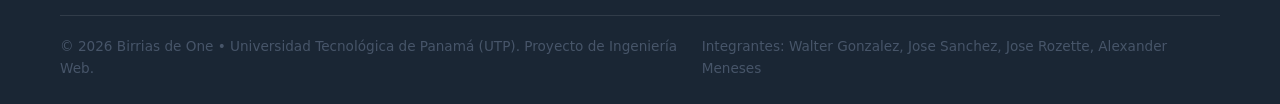
<file: Codigo del proyecto Fase 3/reservas.html>
<!DOCTYPE html>
<html lang="es">
<head>
  <meta charset="UTF-8">
  <meta name="viewport" content="width=device-width, initial-scale=1.0">
  <title>Mis Reservas - Birrias de One</title>
  <link rel="stylesheet" href="css/estilos.css">
  <link rel="stylesheet" href="css/componentes.css">
  <link rel="stylesheet" href="css/responsive.css">
</head>
<body>

  <!-- Header -->
  <header class="header-principal">
    <div class="contenedor nav-contenedor">
      <a href="index.html" class="logo-marca">
        <span class="logo-icono">
          <img src="img/iconos/iconologomarca.svg" alt="Birrias de One" width="22" height="22">
        </span>
        <span>Birrias de One</span>
      </a>

      <nav aria-label="Navegacion principal">
        <!-- Control de menu hamburguesa con CSS puro (sin JS) -->
        <input type="checkbox" id="nav-toggle" class="nav-toggle-checkbox" aria-label="Abrir menu de navegacion">
        <label for="nav-toggle" class="btn-hamburguesa" aria-label="Menu principal">
          <svg viewBox="0 0 24 24"><path d="M4 6h16M4 12h16M4 18h16" stroke="currentColor" stroke-width="2" stroke-linecap="round"/></svg>
        </label>
        <ul class="nav-enlaces">
          <li><a href="index.html">Inicio</a></li>
          <li><a href="catalogo.html">Explorar Canchas</a></li>
          <li><a href="normas.html">Normas y Calzado</a></li>
          <li><a href="contacto.html">Contacto</a></li>
          <li><a href="reservas.html" class="activo">Mis Reservas</a></li>
        </ul>
      </nav>

      <div id="nav-usuario-box" class="nav-usuario">
        <div style="display:flex; align-items:center; gap:8px;">
          <span class="btn-acceso" style="cursor:default;">
            <img src="img/iconos/iconousuario.svg" alt="Usuario" width="18" height="18">
            <span>Carlos Méndez (Cliente)</span>
          </span>
          <a href="login.html" class="btn-acceso" style="color:var(--color-rojo); border-color:var(--color-rojo); text-decoration:none;" title="Cerrar sesión">
            Salir
          </a>
        </div>
      </div>
    </div>
  </header>

  <main class="page-main">
    <div class="contenedor">
      
      <!-- Migas de pan -->
      <nav aria-label="Migas de pan" class="migas">
        <a href="index.html">Inicio</a>
        <span>/</span>
        <span aria-current="page">Mis Reservas</span>
      </nav>

      <div class="flex-between" style="margin-bottom: 24px;">
        <div>
          <h1>Historial de Mis Reservas</h1>
          <p id="subtitulo-cliente" style="font-size: 0.95rem;">Reservas registradas a nombre de Carlos Méndez (cliente@birrias.com)</p>
        </div>

        <a href="catalogo.html" class="btn-primario" style="padding: 10px 18px; font-size: 0.9rem; text-decoration: none;">
          + Apartar nueva cancha
        </a>
      </div>

      <!-- Filtro rápido por estado -->
      <div style="display: flex; gap: 8px; overflow-x: auto; margin-bottom: 24px; padding-bottom: 4px;">
        <a href="reservas.html" class="btn-acceso" style="background: var(--color-primario); color:#fff; border-color: var(--color-primario); text-decoration: none;">Todas (3)</a>
        <a href="#tarjeta-pendiente" class="btn-acceso" style="text-decoration: none;">Pendientes (1)</a>
        <a href="#tarjeta-confirmada" class="btn-acceso" style="text-decoration: none;">Confirmadas (1)</a>
        <a href="#tarjeta-completada" class="btn-acceso" style="text-decoration: none;">Completadas (1)</a>
        <span class="btn-acceso" style="color: var(--color-texto-muted); cursor: not-allowed; border-color: var(--color-borde);">Canceladas (0)</span>
      </div>

      <!-- Listado de tarjetas de reservas (HTML Puro) -->
      <div id="contenedor-mis-reservas" style="display: flex; flex-direction: column; gap: 18px;">

        <!-- 1. Reserva Confirmada -->
        <article id="tarjeta-confirmada" class="tarjeta-reserva">
          <div class="tarjeta-reserva-header">
            <div>
              <span class="badge-confirmada" style="margin-bottom: 6px;">Estado: Confirmada</span>
              <h3 class="tarjeta-reserva-titulo">Cancha Sintética Centenario</h3>
              <div class="tarjeta-reserva-info">
                Ubicación: <strong>Vía Centenario, Provincia de Panamá</strong> • Fecha: <strong>2026-11-16</strong> • Turno(s): <strong>18:00 - 19:00 (1 h)</strong>
              </div>
            </div>

            <div class="tarjeta-reserva-acciones">
              <a href="#modal-constancia" class="btn-acceso" style="font-size:0.85rem; color:var(--color-verde); border-color:var(--color-verde); text-decoration:none;">
                Constancia de Abono
              </a>
              <a href="#modal-cancelacion" class="btn-acceso" style="font-size:0.85rem; color:var(--color-rojo); border-color:rgba(198,40,40,0.3); text-decoration:none;">
                Cancelar Turno
              </a>
            </div>
          </div>

          <!-- Desglose de los 4 valores obligatorios -->
          <div class="reserva-valores-grid">
            <div>
              <span class="reserva-valor-etiqueta">Tarifa Total</span>
              <div class="reserva-valor-monto tabular" style="color:var(--color-primario);">$35.00</div>
            </div>
            <div>
              <span class="reserva-valor-etiqueta">Abono Registrado (30%)</span>
              <div class="reserva-valor-monto tabular" style="color:var(--color-verde);">$10.50</div>
            </div>
            <div>
              <span class="reserva-valor-etiqueta">Saldo en Caja (70%)</span>
              <div class="reserva-valor-monto tabular" style="color:var(--color-ambar);">$24.50</div>
            </div>
            <div>
              <span class="reserva-valor-etiqueta">Comprobante ID</span>
              <div class="reserva-valor-monto">#REC-101</div>
            </div>
          </div>
        </article>

        <!-- 2. Reserva Pendiente de Abono -->
        <article id="tarjeta-pendiente" class="tarjeta-reserva">
          <div class="tarjeta-reserva-header">
            <div>
              <span class="badge-pendiente" style="margin-bottom: 6px;">Estado: Pendiente (Por confirmar)</span>
              <h3 class="tarjeta-reserva-titulo">Cancha Tenis Arcilla El Cangrejo</h3>
              <div class="tarjeta-reserva-info">
                Ubicación: <strong>El Cangrejo, Provincia de Panamá</strong> • Fecha: <strong>2026-11-17</strong> • Turno(s): <strong>16:00 - 17:00 (1 h)</strong>
              </div>
            </div>

            <div class="tarjeta-reserva-acciones">
              <a href="#modal-instrucciones" class="btn-acceso" style="font-size:0.85rem; color:var(--color-ambar); border-color:var(--color-ambar); text-decoration:none;">
                Instrucciones de Abono
              </a>
              <a href="#modal-cancelacion" class="btn-acceso" style="font-size:0.85rem; color:var(--color-rojo); border-color:rgba(198,40,40,0.3); text-decoration:none;">
                Cancelar Turno
              </a>
            </div>
          </div>

          <!-- Desglose de valores -->
          <div class="reserva-valores-grid">
            <div>
              <span class="reserva-valor-etiqueta">Tarifa Total</span>
              <div class="reserva-valor-monto tabular" style="color:var(--color-primario);">$25.00</div>
            </div>
            <div>
              <span class="reserva-valor-etiqueta">Abono Requerido (30%)</span>
              <div class="reserva-valor-monto tabular" style="color:var(--color-ambar);">$7.50</div>
            </div>
            <div>
              <span class="reserva-valor-etiqueta">Saldo en Caja (70%)</span>
              <div class="reserva-valor-monto tabular" style="color:var(--color-texto-muted);">$17.50</div>
            </div>
            <div>
              <span class="reserva-valor-etiqueta">Comprobante ID</span>
              <div class="reserva-valor-monto">#REC-102</div>
            </div>
          </div>
        </article>

        <!-- 3. Reserva Completada y Liquidada -->
        <article id="tarjeta-completada" class="tarjeta-reserva">
          <div class="tarjeta-reserva-header">
            <div>
              <span class="badge-completada" style="margin-bottom: 6px;">Estado: Completada</span>
              <h3 class="tarjeta-reserva-titulo">Domo de Básquetbol Centenario</h3>
              <div class="tarjeta-reserva-info">
                Ubicación: <strong>Vía Centenario, Provincia de Panamá</strong> • Fecha: <strong>2026-11-10</strong> • Turno(s): <strong>19:00 - 20:00 (1 h)</strong>
              </div>
            </div>

            <div class="tarjeta-reserva-acciones">
              <a href="#modal-comprobante-pago" class="btn-acceso" style="font-size:0.85rem; color:#1565c0; border-color:#1565c0; text-decoration:none;">
                Comprobante de Pago
              </a>
            </div>
          </div>

          <!-- Desglose de valores -->
          <div class="reserva-valores-grid">
            <div>
              <span class="reserva-valor-etiqueta">Tarifa Total</span>
              <div class="reserva-valor-monto tabular" style="color:var(--color-primario);">$32.00</div>
            </div>
            <div>
              <span class="reserva-valor-etiqueta">Abono Registrado (30%)</span>
              <div class="reserva-valor-monto tabular" style="color:var(--color-verde);">$9.60</div>
            </div>
            <div>
              <span class="reserva-valor-etiqueta">Saldo en Caja</span>
              <div class="reserva-valor-monto tabular" style="color:var(--color-verde);">$0.00 (Liquidado)</div>
            </div>
            <div>
              <span class="reserva-valor-etiqueta">Comprobante ID</span>
              <div class="reserva-valor-monto">#COMP-100</div>
            </div>
          </div>
        </article>

      </div>
    </div>
  </main>

  <!-- Modales con CSS Puro (:target) -->

  <!-- Modal 1: Instrucciones de Abono (Reserva Pendiente #REC-102) -->
  <div id="modal-instrucciones" class="modal-overlay">
    <div class="modal-caja">
      <div class="modal-cabecera">
        <h4 class="modal-titulo">Instrucciones de Abono</h4>
        <a href="#" class="modal-cerrar">&times;</a>
      </div>

      <div class="modal-cuerpo">
        <div>
          <span class="form-label-muted">Cancha</span>
          <strong style="display:block; color:var(--color-primario); font-size:1.1rem;">Cancha Tenis Arcilla El Cangrejo</strong>
          <span style="color:var(--color-texto-suave); font-size:0.85rem;">2026-11-17 • 16:00 - 17:00</span>
        </div>

        <div class="modal-aviso-alerta">
          <div style="display:flex; justify-content:space-between;">
            <span>Abono mínimo requerido (30%):</span>
            <strong class="tabular" style="color:var(--color-ambar); font-size:1.15rem;">$7.50</strong>
          </div>
          <div style="display:flex; justify-content:space-between; margin-top:4px; font-size:0.82rem; color:var(--color-texto-muted);">
            <span>Saldo en caja al llegar (70%):</span>
            <span class="tabular">$17.50</span>
          </div>
        </div>

        <div class="modal-aviso">
          <strong>Datos oficiales para transferir:</strong><br>
          • <strong>Yappy Comercial:</strong> al número <strong>6351-6012</strong> (@birriasdeone)<br>
          • <strong>Titular:</strong> Birrias de One UTP
        </div>

        <div style="font-size:0.82rem; color:var(--color-ambar); font-weight:600; display:flex; align-items:center; gap:6px;">
          <img src="img/iconos/iconoreloj.svg" alt="Reloj" width="16" height="16">
          <span>Dispones de 45 minutos para enviar el comprobante antes de que el turno se libere.</span>
        </div>

        <a href="https://wa.me/50763516012?text=Hola%2C%20adjunto%20comprobante%20del%2030%25%20(%247.50)%20para%20mi%20reserva%20%23REC-102%20de%20Cancha%20Tenis%20Arcilla%20El%20Cangrejo" target="_blank" class="btn-whatsapp-confirmar" style="margin-top:6px; text-decoration:none;">
          <img src="img/iconos/iconowhatsapp.svg" alt="WhatsApp" width="18" height="18">
          <span>Enviar Comprobante por WhatsApp</span>
        </a>
      </div>
    </div>
  </div>

  <!-- Modal 2: Constancia Digital de Abono Validado (#REC-101) -->
  <div id="modal-constancia" class="modal-overlay">
    <div class="modal-caja">
      <div class="modal-cabecera">
        <h4 class="modal-titulo">Constancia Digital de Abono</h4>
        <a href="#" class="modal-cerrar">&times;</a>
      </div>

      <div class="modal-cuerpo">
        <div class="modal-aviso-exito">
          <div style="display:flex; align-items:center; justify-content:center; gap:6px; font-size:0.82rem; color:var(--color-verde); font-weight:700; text-transform:uppercase;">
            <img src="img/iconos/iconoverificado.svg" alt="Verificado" width="16" height="16">
            <span>Reserva Confirmada Oficialmente</span>
          </div>
          <strong style="font-size:1.2rem; color:var(--color-primario); display:block; margin-top:4px;">#REC-101</strong>
        </div>

        <div style="display:flex; flex-direction:column; gap:8px; font-size:0.88rem; line-height:1.4;">
          <div><strong>Cancha:</strong> Cancha Sintética Centenario (Vía Centenario)</div>
          <div><strong>Fecha y Turno:</strong> 2026-11-16 • 18:00 - 19:00</div>
          <div><strong>Cliente:</strong> Carlos Méndez (6351-6012)</div>
          <div><strong>Monto abonado y validado (30%):</strong> <span class="tabular" style="color:var(--color-verde); font-weight:700;">$10.50</span></div>
          <div><strong>Saldo pendiente a pagar en caja (70%):</strong> <span class="tabular" style="color:var(--color-ambar); font-weight:700;">$24.50</span></div>
        </div>

        <p class="modal-aviso" style="margin:0;">
          Preséntate 10 minutos antes en la recepción del complejo con calzado reglamentario para liquidar el saldo y disfrutar tu turno.
        </p>
      </div>
    </div>
  </div>

  <!-- Modal 3: Comprobante Digital de Liquidación Final (#COMP-100) -->
  <div id="modal-comprobante-pago" class="modal-overlay">
    <div class="modal-caja">
      <div class="modal-cabecera">
        <h4 class="modal-titulo">Comprobante de Liquidación Final</h4>
        <a href="#" class="modal-cerrar">&times;</a>
      </div>

      <div class="modal-cuerpo">
        <div class="modal-aviso" style="background:rgba(21,101,192,0.08); border:1px solid rgba(21,101,192,0.2); text-align:center;">
          <div style="font-size:0.82rem; color:#1565c0; font-weight:700; text-transform:uppercase;">Liquidado en Recepción (Saldo $0.00)</div>
          <strong style="font-size:1.2rem; color:var(--color-primario); display:block; margin-top:4px;">#COMP-100</strong>
        </div>

        <div style="display:flex; flex-direction:column; gap:8px; font-size:0.88rem; line-height:1.4;">
          <div><strong>Instalación:</strong> Domo de Básquetbol Centenario</div>
          <div><strong>Fecha de Partido:</strong> 2026-11-10 a las 19:00</div>
          <div><strong>Tarifa Total:</strong> <span class="tabular">$32.00</span></div>
          <div><strong>Abono 30% Previo:</strong> <span class="tabular">$9.60</span></div>
          <div><strong>Liquidación en Ventanilla (70%):</strong> <span class="tabular" style="color:var(--color-verde); font-weight:700;">$22.40</span> (Yappy)</div>
          <div><strong>Saldo pendiente:</strong> <span class="tabular" style="color:var(--color-verde); font-weight:800;">$0.00</span></div>
        </div>
      </div>
    </div>
  </div>

  <!-- Modal 4: Modal de Cancelación con Motivo Obligatorio -->
  <div id="modal-cancelacion" class="modal-overlay">
    <div class="modal-caja">
      <div class="modal-cabecera">
        <h3 class="modal-titulo modal-titulo-peligro">
          <svg width="20" height="20" viewBox="0 0 24 24" fill="none" stroke="currentColor" stroke-width="2"><path d="M10.29 3.86L1.82 18a2 2 0 0 0 1.71 3h16.94a2 2 0 0 0 1.71-3L13.71 3.86a2 2 0 0 0-3.42 0z"/><line x1="12" y1="9" x2="12" y2="13"/><line x1="12" y1="17" x2="12.01" y2="17"/></svg>
          <span>Cancelar Reserva</span>
        </h3>
        <a href="#" class="modal-cerrar">&times;</a>
      </div>

      <p style="font-size: 0.9rem; color: var(--color-texto-suave); margin-bottom: 16px;">
        Esta acción liberará el horario de forma inmediata para que otro usuario pueda agendarlo.
      </p>

      <form action="reservas.html" method="GET">
        <div class="form-grupo">
          <label for="cancelar-motivo-select" class="form-label">
            Motivo de la cancelación (Obligatorio)
          </label>
          <select id="cancelar-motivo-select" required class="form-control" style="margin-bottom: 8px;">
            <option value="">Selecciona una razón...</option>
            <option value="salud">Inconveniente personal o de salud</option>
            <option value="equipo">Falta de jugadores para el equipo</option>
            <option value="transporte">Problemas de transporte / movilidad</option>
            <option value="lluvia">Condiciones meteorológicas / lluvia</option>
            <option value="otro">Otro motivo</option>
          </select>
          <textarea placeholder="Detalle adicional (opcional)..." class="form-control" style="height: 60px;"></textarea>
        </div>

        <div class="modal-aviso" style="margin-bottom: 18px;">
          Recuerda que las cancelaciones solo son válidas con <strong>más de 2 horas</strong> de anticipación al inicio del turno.
        </div>

        <div class="modal-pie">
          <a href="#" class="btn-acceso" style="text-decoration: none;">Regresar</a>
          <button type="submit" class="btn-primario" style="background: var(--color-rojo); border: none; cursor: pointer;">
            Confirmar Cancelación
          </button>
        </div>
      </form>
    </div>
  </div>

  <!-- Pie de Página con Redes Sociales -->
  <footer class="footer-principal">
    <div class="contenedor">
      <div class="footer-grid">
        <div class="footer-col">
          <div class="footer-logo-header">
            <span class="logo-icono">
              <img src="img/iconos/iconologomarca.svg" alt="Birrias de One" width="22" height="22">
            </span>
            <h3 class="footer-logo-texto">Birrias de One</h3>
          </div>
          <p>Sistema web centralizado para reserva y control de canchas e instalaciones deportivas de la Universidad Tecnológica de Panamá.</p>
          
          <!-- 
            Redes Sociales
            // usamos este codigo como guia para el diseno de iconos sociales interactivos:
            // From Uiverse.io by Faizuddinq (.social-icons-lista)
          -->
          <ul class="social-icons-lista" style="margin-top: 16px;">
            <li class="social-item">
              <span class="social-tooltip">WhatsApp Comprobantes</span>
              <a href="https://wa.me/50763516012" target="_blank" data-red="whatsapp" aria-label="Enviar comprobante por WhatsApp al 63516012">
                <img src="img/iconos/iconowhatsapp.svg" alt="WhatsApp">
              </a>
            </li>
            <!-- //espacio para el link paa cuando creemos las cuentas -->
            <li class="social-item">
              <span class="social-tooltip">Instagram Oficial</span>
              <a href="#" data-red="instagram" aria-label="Instagram">
                <img src="img/iconos/iconoinstagram.svg" alt="Instagram">
              </a>
            </li>
            <!-- //espacio para el link paa cuando creemos las cuentas -->
            <li class="social-item">
              <span class="social-tooltip">Facebook</span>
              <a href="#" data-red="facebook" aria-label="Facebook">
                <img src="img/iconos/iconofacebook.svg" alt="Facebook">
              </a>
            </li>
          </ul>
        </div>

        <div class="footer-col">
          <h4>Navegación</h4>
          <ul>
            <li><a href="index.html">Inicio</a></li>
            <li><a href="catalogo.html">Catálogo Completo</a></li>
            <li><a href="normas.html">Normas de Cancha</a></li>
            <li><a href="contacto.html">Contacto</a></li>
          </ul>
        </div>

        <div class="footer-col">
          <h4>Disciplinas</h4>
          <ul>
            <li><a href="catalogo.html">Fútbol (5, 7, 9, Sala)</a></li>
            <li><a href="catalogo.html">Básquetbol</a></li>
            <li><a href="catalogo.html">Tenis</a></li>
            <li><a href="catalogo.html">Pádel</a></li>
            <li><a href="catalogo.html">Voleibol</a></li>
            <li><a href="catalogo.html">Bádminton</a></li>
          </ul>
        </div>

        <div class="footer-col">
          <h4>Atención y Abonos</h4>
          <p><strong>Teléfono / WhatsApp:</strong> (+507) 6351-6012</p>
          <p><strong>Yappy Comercial:</strong> 6351-6012 (@birriasdeone)</p>
          <p><strong>Horario:</strong> Lunes a Domingo de 06:00 a 22:00</p>
          <p><strong>Abono confirmatorio:</strong> 30% obligatorio en línea.</p>
          <p><strong>Política:</strong> Cancelable únicamente con más de 2 horas de anticipación.</p>
        </div>
      </div>

      <div class="footer-inferior">
        <p>&copy; 2026 Birrias de One • Universidad Tecnológica de Panamá (UTP). Proyecto de Ingeniería Web.</p>
        <p>Integrantes: Walter Gonzalez, Jose Sanchez, Jose Rozette, Alexander Meneses</p>
      </div>
    </div>
  </footer>
</body>
</html>
</file>
<file: Codigo del proyecto Fase 3/css/estilos.css>
/* Variables de diseno y colores institucionales (Fase 1 y 2) */
:root {
  --color-primario: #1a2634;
  --color-primario-suave: #2c3e50;
  --color-verde: #2e7d32;
  --color-verde-hover: #1b5e20;
  --color-ambar: #e65100;
  --color-rojo: #c62828;
  --color-gris-ocupado: #424242;
  --color-amarillo-rayado: #f57f17;

  --color-fondo: #f8fafc;
  --color-superficie: #ffffff;
  --color-borde: #e2e8f0;
  --color-texto: #0f172a;
  --color-texto-suave: #475569;
  --color-texto-muted: #64748b;

  --fuente-principal: system-ui, -apple-system, BlinkMacSystemFont, "Segoe UI", Roboto, Helvetica, Arial, sans-serif;
  --sombra-tarjeta: 0 4px 6px -1px rgba(0, 0, 0, 0.07), 0 2px 4px -2px rgba(0, 0, 0, 0.05);
  --sombra-elevada: 0 10px 15px -3px rgba(0, 0, 0, 0.1), 0 4px 6px -4px rgba(0, 0, 0, 0.05);
  --sombra-verde: 0 12px 26px -4px rgba(46, 125, 50, 0.22), 0 8px 10px -6px rgba(46, 125, 50, 0.12);
  --sombra-verde-hover: 0 18px 34px -4px rgba(46, 125, 50, 0.30), 0 10px 14px -5px rgba(46, 125, 50, 0.15);
  --radio-borde: 20px;
}

* {
  margin: 0;
  padding: 0;
  box-sizing: border-box;
}

body {
  font-family: var(--fuente-principal);
  background-color: var(--color-fondo);
  color: var(--color-texto);
  line-height: 1.6;
  min-height: 100vh;
  display: flex;
  flex-direction: column;
}

/* Accesibilidad y foco por teclado */
a, button, input, select, textarea {
  font-family: inherit;
}

:focus-visible {
  outline: 3px solid var(--color-verde);
  outline-offset: 2px;
}

/* Tipografia y textos */
h1, h2, h3, h4 {
  color: var(--color-primario);
  line-height: 1.25;
  font-weight: 700;
}

h1 { font-size: 2.25rem; }
h2 { font-size: 1.75rem; }
h3 { font-size: 1.25rem; }

p {
  color: var(--color-texto-suave);
}

.tabular {
  font-variant-numeric: tabular-nums;
}

/* Enlaces y botones base */
a {
  color: var(--color-verde);
  text-decoration: none;
  transition: color 0.2s ease;
}

a:hover {
  text-decoration: underline;
}

/* Contenedor central */
.contenedor {
  width: 100%;
  max-width: 1200px;
  margin: 0 auto;
  padding: 0 20px;
}

/* Cabecera y Navegacion Principal */
.header-principal {
  background-color: var(--color-superficie);
  border-bottom: 1px solid var(--color-borde);
  position: sticky;
  top: 0;
  z-index: 100;
}

.nav-contenedor {
  display: flex;
  align-items: center;
  justify-content: space-between;
  height: 72px;
}

.logo-marca {
  display: flex;
  align-items: center;
  gap: 10px;
  font-size: 1.25rem;
  font-weight: 800;
  color: var(--color-primario);
  text-decoration: none;
}

.logo-icono {
  width: 36px;
  height: 36px;
  background: var(--color-verde);
  color: #fff;
  border-radius: 8px;
  display: flex;
  align-items: center;
  justify-content: center;
  font-size: 1.1rem;
}

.logo-icono svg,
.logo-icono img {
  width: 22px;
  height: 22px;
  object-fit: contain;
}

.nav-enlaces {
  display: flex;
  align-items: center;
  gap: 24px;
  list-style: none;
}

.nav-enlaces a {
  color: var(--color-texto-suave);
  font-weight: 500;
  font-size: 0.95rem;
  padding: 8px 4px;
  position: relative;
}

.nav-enlaces a:hover,
.nav-enlaces a.activo {
  color: var(--color-primario);
  text-decoration: none;
}

.nav-enlaces a.activo::after {
  content: "";
  position: absolute;
  bottom: 0;
  left: 0;
  width: 100%;
  height: 2px;
  background-color: var(--color-verde);
  border-radius: 2px;
}

.nav-usuario {
  display: flex;
  align-items: center;
  gap: 12px;
}

.btn-acceso {
  display: inline-flex;
  align-items: center;
  gap: 8px;
  padding: 8px 16px;
  background: transparent;
  border: 1px solid var(--color-borde);
  border-radius: 8px;
  color: var(--color-texto);
  font-weight: 600;
  font-size: 0.9rem;
  cursor: pointer;
  text-decoration: none;
  transition: all 0.2s ease;
}

.btn-acceso:hover {
  background: var(--color-fondo);
  text-decoration: none;
}

.btn-primario {
  display: inline-flex;
  align-items: center;
  justify-content: center;
  gap: 8px;
  padding: 10px 20px;
  background: var(--color-verde);
  color: #fff;
  border: none;
  border-radius: 12px;
  font-weight: 600;
  font-size: 0.95rem;
  cursor: pointer;
  text-decoration: none;
  box-shadow: 0 4px 10px rgba(46, 125, 50, 0.25);
  transition: background 0.2s ease, transform 0.15s ease, box-shadow 0.2s ease;
}

.btn-primario:hover {
  background: var(--color-verde-hover);
  box-shadow: var(--sombra-verde);
  transform: translateY(-2px);
  text-decoration: none;
}

.btn-primario:active {
  transform: translateY(1px);
}

/* Pie de Pagina Principal */
.footer-principal {
  background-color: var(--color-primario);
  color: #cbd5e1;
  padding: 48px 0 24px;
  margin-top: auto;
}

.footer-grid {
  display: grid;
  grid-template-columns: 2fr 1fr 1fr 1.5fr;
  gap: 36px;
  margin-bottom: 36px;
}

.footer-col h4 {
  color: #fff;
  font-size: 1rem;
  margin-bottom: 16px;
  font-weight: 600;
}

.footer-col p {
  color: #94a3b8;
  font-size: 0.9rem;
  line-height: 1.5;
  margin-bottom: 12px;
}

.footer-col ul {
  list-style: none;
}

.footer-col ul li {
  margin-bottom: 8px;
}

.footer-col ul a {
  color: #94a3b8;
  font-size: 0.9rem;
}

.footer-col ul a:hover {
  color: #fff;
  text-decoration: none;
}

.footer-inferior {
  border-top: 1px solid rgba(255, 255, 255, 0.1);
  padding-top: 20px;
  display: flex;
  align-items: center;
  justify-content: space-between;
  font-size: 0.85rem;
  color: #64748b;
}

/* Migas de pan */
.migas {
  display: flex;
  align-items: center;
  gap: 8px;
  font-size: 0.85rem;
  color: var(--color-texto-muted);
  margin: 16px 0;
}

.migas a {
  color: var(--color-texto-suave);
  text-decoration: none;
}

.migas a:hover {
  color: var(--color-verde);
}
</file>
<file: Codigo del proyecto Fase 3/css/componentes.css>
/* Componentes visuales y adaptacion de codigos de Uiverse.io */

/* 
   usamos este codigo como guia para el diseno estructural de tarjetas limpias accesibles:
   From Uiverse.io by adamgiebl (.card)
   Ajustado a WCAG 2.1 AA eliminando el neumorfismo gris para garantizar contraste superior a 4.5:1
*/
.tarjeta-cancha {
  background: var(--color-superficie);
  border: 1px solid var(--color-borde);
  border-radius: 20px;
  overflow: hidden;
  display: flex;
  flex-direction: column;
  transition: transform 0.25s ease, box-shadow 0.25s ease, border-color 0.25s ease;
  box-shadow: var(--sombra-tarjeta);
}

.tarjeta-cancha:hover {
  transform: translateY(-5px);
  box-shadow: var(--sombra-verde);
  border-color: rgba(46, 125, 50, 0.4);
}

.tarjeta-imagen-wrapper {
  position: relative;
  width: 100%;
  height: 200px;
  background: #e2e8f0;
  overflow: hidden;
}

.tarjeta-imagen {
  width: 100%;
  height: 100%;
  object-fit: cover;
  transition: transform 0.3s ease;
}

.tarjeta-cancha:hover .tarjeta-imagen {
  transform: scale(1.03);
}

.tarjeta-badge {
  position: absolute;
  top: 12px;
  left: 12px;
  background: rgba(26, 38, 52, 0.85);
  backdrop-filter: blur(4px);
  color: #fff;
  font-size: 0.75rem;
  font-weight: 600;
  padding: 4px 10px;
  border-radius: 20px;
  letter-spacing: 0.3px;
}

.tarjeta-badge-modular {
  position: absolute;
  bottom: 12px;
  left: 12px;
  background: rgba(46, 125, 50, 0.9);
  color: #fff;
  font-size: 0.7rem;
  font-weight: 600;
  padding: 3px 8px;
  border-radius: 6px;
}

.tarjeta-cuerpo {
  padding: 18px;
  display: flex;
  flex-direction: column;
  flex-grow: 1;
}

.tarjeta-cuerpo h3 {
  font-size: 1.15rem;
  margin-bottom: 6px;
}

.tarjeta-specs {
  display: flex;
  flex-wrap: wrap;
  gap: 8px;
  margin: 10px 0;
  font-size: 0.8rem;
  color: var(--color-texto-muted);
}

.tarjeta-specs span {
  background: var(--color-fondo);
  border: 1px solid var(--color-borde);
  padding: 3px 8px;
  border-radius: 6px;
}

.tarjeta-precio-box {
  margin-top: auto;
  padding-top: 14px;
  border-top: 1px solid var(--color-borde);
  display: flex;
  align-items: center;
  justify-content: space-between;
}

.precio-monto {
  font-size: 1.25rem;
  font-weight: 800;
  color: var(--color-primario);
}

.precio-monto small {
  font-size: 0.8rem;
  font-weight: normal;
  color: var(--color-texto-muted);
}

.precio-abono-aviso {
  font-size: 0.75rem;
  color: var(--color-verde);
  font-weight: 600;
}

/* 
   usamos este codigo como guia para el diseno del boton de limpiar filtros:
   From Uiverse.io by andrew-demchenk0 (.button)
   Adaptado con icono SVG rotatorio e iluminacion suave en hover
*/
.btn-limpiar-filtros {
  display: inline-flex;
  justify-content: center;
  align-items: center;
  padding: 6px 14px;
  gap: 8px;
  height: 36px;
  border: none;
  background: rgba(198, 40, 40, 0.1);
  border-radius: 20px;
  color: var(--color-rojo);
  font-weight: 600;
  font-size: 0.85rem;
  cursor: pointer;
  transition: all 0.2s ease;
}

.btn-limpiar-filtros:hover {
  background: rgba(198, 40, 40, 0.18);
}

.btn-limpiar-filtros svg {
  width: 16px;
  height: 16px;
  fill: currentColor;
  transition: transform 0.3s ease;
}

.btn-limpiar-filtros:hover svg {
  transform: rotate(-180deg);
}

/* 
   usamos este codigo como guia para el diseno del recibo y desglose financiero de abono:
   From Uiverse.io by zanina-yassine (.card, .cart, .checkout)
   Ajustado a la logica de negocio: sin cupones ficticios, con desglose de 30% y boton directo a WhatsApp
*/
.recibo-modal-caja {
  background: #ffffff;
  border-radius: 16px;
  border: 1px solid var(--color-borde);
  box-shadow: 0 20px 25px -5px rgba(0, 0, 0, 0.15), 0 8px 10px -6px rgba(0, 0, 0, 0.1);
  max-width: 460px;
  width: 100%;
  overflow: hidden;
}

.recibo-header {
  padding: 16px 20px;
  background: var(--color-fondo);
  border-bottom: 1px solid var(--color-borde);
  display: flex;
  align-items: center;
  justify-content: space-between;
}

.recibo-header h4 {
  font-size: 0.95rem;
  font-weight: 700;
  color: var(--color-primario);
}

.recibo-cuerpo {
  padding: 20px;
  display: flex;
  flex-direction: column;
  gap: 14px;
}

.recibo-fila {
  display: flex;
  justify-content: space-between;
  align-items: center;
  font-size: 0.9rem;
}

.recibo-fila span:first-child {
  color: var(--color-texto-suave);
}

.recibo-fila span:last-child {
  font-weight: 600;
  color: var(--color-texto);
}

.recibo-destacado {
  background: rgba(46, 125, 50, 0.08);
  border: 1px solid rgba(46, 125, 50, 0.25);
  padding: 12px;
  border-radius: 8px;
}

.recibo-destacado .monto-abono {
  font-size: 1.35rem;
  font-weight: 800;
  color: var(--color-verde);
}

.recibo-instrucciones-yappy {
  background: var(--color-fondo);
  padding: 12px;
  border-radius: 8px;
  font-size: 0.85rem;
  color: var(--color-texto-suave);
}

.recibo-instrucciones-yappy strong {
  color: var(--color-primario);
}

.recibo-aviso-tiempo {
  font-size: 0.78rem;
  color: var(--color-ambar);
  display: flex;
  align-items: center;
  gap: 8px;
  background: rgba(230, 81, 0, 0.08);
  padding: 8px 10px;
  border-radius: 6px;
}

.btn-whatsapp-confirmar {
  display: flex;
  align-items: center;
  justify-content: center;
  gap: 10px;
  width: 100%;
  padding: 12px;
  background: #25D366;
  color: #fff;
  font-weight: 700;
  font-size: 0.95rem;
  border: none;
  border-radius: 8px;
  cursor: pointer;
  text-decoration: none;
  transition: background 0.2s ease, transform 0.1s ease;
}

.btn-whatsapp-confirmar:hover {
  background: #1eb956;
  text-decoration: none;
}

/* 
   usamos este codigo como guia para el diseno de redes sociales con tooltips:
   From Uiverse.io by Faizuddinq (.example-2)
   Configurado para WhatsApp, Instagram y Facebook con transicion fluida
*/
.social-icons-lista {
  display: flex;
  align-items: center;
  gap: 12px;
  list-style: none;
  padding: 0;
  margin: 0;
}

.social-item {
  position: relative;
}

.social-item a {
  display: flex;
  align-items: center;
  justify-content: center;
  width: 40px;
  height: 40px;
  background: rgba(255, 255, 255, 0.1);
  color: #fff;
  border-radius: 8px;
  transition: all 0.2s ease;
  position: relative;
  text-decoration: none;
}

.social-item a svg,
.social-item a img {
  width: 20px;
  height: 20px;
  fill: currentColor;
  object-fit: contain;
}

.social-item a:hover {
  transform: translateY(-2px);
}

.social-item a[data-red="whatsapp"]:hover { background: #25D366; }
.social-item a[data-red="instagram"]:hover { background: #E1306C; }
.social-item a[data-red="facebook"]:hover { background: #1877F2; }

.social-tooltip {
  position: absolute;
  top: -32px;
  left: 50%;
  transform: translateX(-50%);
  background: #0f172a;
  color: #fff;
  padding: 4px 8px;
  border-radius: 4px;
  font-size: 0.75rem;
  opacity: 0;
  visibility: hidden;
  transition: all 0.2s ease;
  white-space: nowrap;
  pointer-events: none;
}

.social-item:hover .social-tooltip {
  opacity: 1;
  visibility: visible;
  top: -38px;
}

/* 5. Celdas de Disponibilidad Multimodal con seleccion multiple */
.chip-estado {
  display: inline-flex;
  align-items: center;
  justify-content: center;
  gap: 6px;
  padding: 8px 12px;
  border-radius: 8px;
  font-size: 0.82rem;
  font-weight: 600;
  width: 100%;
  min-height: 44px;
  border: 1px solid transparent;
  cursor: pointer;
  user-select: none;
  transition: all 0.15s ease;
}

.chip-estado svg {
  width: 16px;
  height: 16px;
  fill: currentColor;
  flex-shrink: 0;
}

/* Verde: Libre */
.chip-libre {
  background-color: rgba(46, 125, 50, 0.12);
  color: var(--color-verde);
  border-color: rgba(46, 125, 50, 0.3);
}

.chip-libre:hover {
  background-color: rgba(46, 125, 50, 0.22);
}

/* Estado activo cuando el usuario lo selecciona (seleccion multiple) */
.chip-seleccionado {
  background-color: var(--color-verde) !important;
  color: #ffffff !important;
  border-color: #1b5e20 !important;
  box-shadow: 0 0 0 2px #ffffff, 0 0 0 4px var(--color-verde) !important;
  transform: scale(0.97);
}

.chip-seleccionado svg {
  fill: #ffffff !important;
}

/* Ambar: No disponible provisional / Pendiente de Abono */
.chip-pendiente {
  background-color: rgba(230, 81, 0, 0.12);
  color: var(--color-ambar);
  border-color: rgba(230, 81, 0, 0.3);
  cursor: not-allowed;
}

/* Gris: Ocupado / Confirmado */
.chip-ocupado {
  background-color: #e2e8f0;
  color: var(--color-gris-ocupado);
  border-color: #cbd5e1;
  cursor: not-allowed;
  opacity: 0.75;
}

/* Amarillo con trama rayada: Mantenimiento */
.chip-mantenimiento {
  background: repeating-linear-gradient(
    45deg,
    #fff8e1,
    #fff8e1 8px,
    #ffe082 8px,
    #ffe082 16px
  );
  color: #b78103;
  border-color: #fbc02d;
  cursor: not-allowed;
}

/* 6. Tarjetas Interactivas para Normas y Calzado (Hovers Atractivos) */
.tarjeta-norma {
  background: #ffffff;
  border: 1px solid var(--color-borde);
  border-radius: 20px;
  padding: 24px;
  box-shadow: var(--sombra-tarjeta);
  transition: transform 0.25s ease, box-shadow 0.25s ease, border-color 0.25s ease;
  position: relative;
  overflow: hidden;
}

.tarjeta-norma::before {
  content: "";
  position: absolute;
  top: 0;
  left: 0;
  width: 100%;
  height: 4px;
  background: transparent;
  transition: background 0.25s ease;
}

.tarjeta-norma:hover {
  transform: translateY(-6px);
  box-shadow: var(--sombra-verde-hover);
  border-color: var(--color-verde);
}

.tarjeta-norma:hover::before {
  background: var(--color-verde);
}

.tarjeta-norma-icono {
  width: 52px;
  height: 52px;
  border-radius: 16px;
  background: var(--color-fondo);
  display: flex;
  align-items: center;
  justify-content: center;
  color: var(--color-primario);
  margin-bottom: 14px;
  transition: background 0.2s ease, color 0.2s ease, transform 0.2s ease;
}

.tarjeta-norma:hover .tarjeta-norma-icono {
  background: rgba(46, 125, 50, 0.12);
  color: var(--color-verde);
  transform: scale(1.08);
}

.tarjeta-norma:hover .tarjeta-norma-icono {
  background: rgba(46, 125, 50, 0.12);
  color: var(--color-verde);
}

.tarjeta-norma-icono svg,
.tarjeta-norma-icono img {
  width: 26px;
  height: 26px;
  object-fit: contain;
}

/* 7. Interruptor Toggle para Admin (Activa / Inactiva) */
.switch-cancha {
  position: relative;
  display: inline-block;
  width: 48px;
  height: 26px;
}

.switch-cancha input {
  opacity: 0;
  width: 0;
  height: 0;
}

.slider-cancha {
  position: absolute;
  cursor: pointer;
  top: 0;
  left: 0;
  right: 0;
  bottom: 0;
  background-color: #cbd5e1;
  transition: 0.2s ease;
  border-radius: 34px;
}

.slider-cancha:before {
  position: absolute;
  content: "";
  height: 20px;
  width: 20px;
  left: 3px;
  bottom: 3px;
  background-color: white;
  transition: 0.2s ease;
  border-radius: 50%;
  box-shadow: 0 1px 3px rgba(0, 0, 0, 0.3);
}

input:checked + .slider-cancha {
  background-color: var(--color-verde);
}

input:checked + .slider-cancha:before {
  transform: translateX(22px);
}

/* 8. Modal General */
.modal-overlay {
  position: fixed;
  top: 0;
  left: 0;
  width: 100%;
  height: 100%;
  background: rgba(15, 23, 42, 0.6);
  backdrop-filter: blur(4px);
  display: flex;
  align-items: center;
  justify-content: center;
  z-index: 1000;
  padding: 16px;
  opacity: 0;
  visibility: hidden;
  transition: all 0.2s ease;
}

.modal-overlay.activo,
.modal-overlay:target {
  opacity: 1 !important;
  visibility: visible !important;
}

/* Pestanas de Acceso y Registro 100% CSS Puro (Sin JS) */
.auth-radio {
  display: none;
}

.auth-tab-labels {
  display: flex;
  border-bottom: 2px solid var(--color-borde);
  margin-bottom: 24px;
}

.tab-label {
  flex: 1;
  padding: 10px;
  text-align: center;
  font-size: 1rem;
  font-weight: 600;
  color: var(--color-texto-muted);
  cursor: pointer;
  transition: all 0.2s ease;
  user-select: none;
}

#tab-radio-login:checked ~ .auth-tab-labels label[for="tab-radio-login"],
#tab-radio-registro:checked ~ .auth-tab-labels label[for="tab-radio-registro"] {
  color: var(--color-verde);
  font-weight: 700;
  border-bottom: 2px solid var(--color-verde);
  margin-bottom: -2px;
}

#tab-radio-login:checked ~ .login-panel {
  display: flex !important;
}

#tab-radio-login:checked ~ .registro-panel {
  display: none !important;
}

#tab-radio-registro:checked ~ .registro-panel {
  display: flex !important;
}

#tab-radio-registro:checked ~ .login-panel {
  display: none !important;
}

/* 9. Tarjetas de Disciplinas Deportivas (Balones y Deportes Resaltados) */
.deporte-card {
  background: var(--color-superficie);
  border: 1px solid var(--color-borde);
  border-radius: 24px;
  padding: 26px 18px;
  text-align: center;
  text-decoration: none;
  display: flex;
  flex-direction: column;
  align-items: center;
  transition: transform 0.28s cubic-bezier(0.34, 1.56, 0.64, 1), box-shadow 0.28s ease, border-color 0.28s ease;
  box-shadow: 0 4px 12px rgba(0, 0, 0, 0.05);
  position: relative;
  overflow: hidden;
}

.deporte-card:hover {
  transform: translateY(-8px);
  box-shadow: 0 16px 32px -4px rgba(46, 125, 50, 0.22), 0 8px 12px -6px rgba(46, 125, 50, 0.15);
  border-color: var(--color-verde);
  text-decoration: none;
}

.deporte-icono-box {
  width: 78px;
  height: 78px;
  border-radius: 22px;
  display: flex;
  align-items: center;
  justify-content: center;
  margin-bottom: 16px;
  transition: transform 0.3s cubic-bezier(0.34, 1.56, 0.64, 1), box-shadow 0.3s ease;
  box-shadow: 0 6px 14px rgba(0, 0, 0, 0.06);
}

.deporte-icono-box img,
.deporte-icono-box svg {
  width: 48px;
  height: 48px;
  object-fit: contain;
  filter: drop-shadow(0 3px 6px rgba(0, 0, 0, 0.16));
  transition: transform 0.3s ease;
}

.deporte-card:hover .deporte-icono-box {
  transform: scale(1.15) rotate(3deg);
  box-shadow: 0 8px 18px rgba(46, 125, 50, 0.25);
}

.deporte-card:hover .deporte-icono-box img,
.deporte-card:hover .deporte-icono-box svg {
  transform: scale(1.08);
}

/* 10. Pasos del Proceso de Reserva con Hovers Atractivos y Elevación Verde */
.tarjeta-paso {
  background: var(--color-superficie);
  border: 1px solid var(--color-borde);
  border-radius: 20px;
  padding: 26px 22px;
  box-shadow: var(--sombra-tarjeta);
  transition: transform 0.25s ease, box-shadow 0.25s ease, border-color 0.25s ease;
  position: relative;
  display: flex;
  flex-direction: column;
}

.tarjeta-paso:hover {
  transform: translateY(-6px);
  box-shadow: var(--sombra-verde);
  border-color: var(--color-verde);
}

.tarjeta-paso-numero {
  width: 38px;
  height: 38px;
  border-radius: 50%;
  background: var(--color-primario);
  color: #ffffff;
  font-weight: 800;
  font-size: 1rem;
  display: inline-flex;
  align-items: center;
  justify-content: center;
  margin-bottom: 14px;
  box-shadow: 0 4px 8px rgba(0, 0, 0, 0.15);
  transition: background 0.25s ease, transform 0.25s ease, box-shadow 0.25s ease;
}

.tarjeta-paso:hover .tarjeta-paso-numero {
  background: var(--color-verde);
  transform: scale(1.15);
  box-shadow: 0 4px 12px rgba(46, 125, 50, 0.4);
}

/* 11. Separadores de Seccion con Sombreado Box-Shadow */
.seccion-sombra-divisoria {
  position: relative;
  z-index: 2;
  box-shadow: 0 10px 30px -10px rgba(0, 0, 0, 0.08), 0 -10px 30px -10px rgba(0, 0, 0, 0.04);
}


/* ==========================================================================
   12. Tablas Semánticas para Panel Admin y Matriz Semanal
   ========================================================================== */
.tabla-admin {
  width: 100%;
  border-collapse: collapse;
  text-align: left;
}

.tabla-admin th {
  padding: 14px 16px;
  background: var(--color-fondo);
  border-bottom: 2px solid var(--color-borde);
  font-size: 0.8rem;
  text-transform: uppercase;
  color: var(--color-texto-muted);
  font-weight: 700;
  letter-spacing: 0.5px;
}

.tabla-admin td {
  padding: 14px 16px;
  border-bottom: 1px solid var(--color-borde);
  font-size: 0.88rem;
  vertical-align: middle;
}

.tabla-admin tr {
  transition: background 0.15s ease;
}

.tabla-admin tbody tr:hover {
  background: rgba(46, 125, 50, 0.02);
}

.tabla-admin tr:last-child td {
  border-bottom: none;
}

.tabla-admin .col-center {
  text-align: center;
}

.tabla-admin .col-right {
  text-align: right;
}

.admin-cancha-item {
  display: flex;
  align-items: center;
  gap: 12px;
}

.admin-cancha-thumb {
  width: 48px;
  height: 36px;
  border-radius: 6px;
  object-fit: cover;
  flex-shrink: 0;
}

.admin-cancha-nombre {
  color: var(--color-primario);
  font-size: 0.92rem;
  font-weight: 700;
  display: block;
}

.admin-cancha-sector {
  font-size: 0.78rem;
  color: var(--color-texto-suave);
}

.admin-tarifa-abono {
  font-size: 0.75rem;
  color: var(--color-verde);
  font-weight: 600;
}

.admin-fila-alerta {
  background: rgba(230, 81, 0, 0.03);
}

/* Matriz Semanal de Disponibilidad */
.tabla-disponibilidad {
  width: 100%;
  border-collapse: collapse;
  text-align: center;
  font-size: 0.88rem;
}

.tabla-disponibilidad th {
  padding: 12px;
  border-bottom: 2px solid var(--color-borde);
  color: var(--color-primario);
  font-weight: 700;
  font-size: 0.88rem;
}

.tabla-disponibilidad td {
  padding: 6px;
  border-bottom: 1px solid var(--color-borde);
  text-align: center;
}

.celda-hora {
  font-size: 0.82rem;
  font-weight: 600;
  color: var(--color-texto-muted);
  white-space: nowrap;
}

.bloque-btn {
  display: inline-flex;
  align-items: center;
  justify-content: center;
  width: 100%;
  padding: 8px 12px;
  border-radius: 8px;
  font-size: 0.82rem;
  font-weight: 600;
  text-decoration: none;
  transition: all 0.2s ease;
  cursor: pointer;
}

.bloque-libre {
  background: #f0fdf4;
  color: var(--color-verde);
  border: 1px solid #bbf7d0;
}

.bloque-libre:hover {
  background: #dcfce7;
  border-color: var(--color-verde);
  transform: scale(1.02);
  box-shadow: 0 2px 6px rgba(46, 125, 50, 0.15);
}

.bloque-seleccionado {
  background: var(--color-primario);
  color: #ffffff;
  border: 1px solid var(--color-primario);
  font-weight: 700;
  box-shadow: 0 2px 8px rgba(15, 23, 42, 0.25);
}

.bloque-ocupado {
  background: #f1f5f9;
  color: #94a3b8;
  border: 1px solid #e2e8f0;
  cursor: not-allowed;
}

.bloque-mantenimiento {
  background: #fefce8;
  color: #ca8a04;
  border: 1px solid #fef08a;
  cursor: not-allowed;
}

/* ==========================================================================
   13. Modales Semánticos (CSS Puro :target)
   ========================================================================== */
.modal-caja {
  background: #ffffff;
  border-radius: 20px;
  max-width: 460px;
  width: 90%;
  padding: 26px;
  box-shadow: var(--sombra-elevada);
  position: relative;
}

.modal-caja-lg {
  max-width: 520px;
}

.modal-cabecera {
  display: flex;
  justify-content: space-between;
  align-items: center;
  margin-bottom: 16px;
  border-bottom: 1px solid var(--color-borde);
  padding-bottom: 12px;
}

.modal-titulo {
  font-size: 1.15rem;
  color: var(--color-primario);
  margin: 0;
  font-weight: 700;
  display: flex;
  align-items: center;
  gap: 8px;
}

.modal-titulo-alerta {
  color: #b78103;
}

.modal-titulo-peligro {
  color: var(--color-rojo);
}

.modal-cerrar {
  background: none;
  border: none;
  text-decoration: none;
  font-size: 1.5rem;
  color: var(--color-texto-suave);
  line-height: 1;
  cursor: pointer;
  padding: 0 4px;
}

.modal-cerrar:hover {
  color: var(--color-rojo);
}

.modal-cuerpo {
  display: flex;
  flex-direction: column;
  gap: 14px;
  font-size: 0.88rem;
}

.modal-pie {
  display: flex;
  justify-content: flex-end;
  gap: 10px;
  margin-top: 14px;
}

.modal-aviso {
  font-size: 0.8rem;
  color: var(--color-texto-muted);
  background: var(--color-fondo);
  padding: 10px 14px;
  border-radius: 10px;
  line-height: 1.45;
}

.modal-aviso-alerta {
  background: rgba(230, 81, 0, 0.08);
  border: 1px solid rgba(230, 81, 0, 0.2);
  color: var(--color-ambar);
  padding: 12px 14px;
  border-radius: 12px;
}

.modal-aviso-exito {
  background: #f0fdf4;
  border: 1px solid #bbf7d0;
  padding: 14px;
  border-radius: 12px;
  text-align: center;
}

.modal-icono-exito {
  width: 50px;
  height: 50px;
  border-radius: 50%;
  background: #f0fdf4;
  border: 1px solid #bbf7d0;
  display: flex;
  align-items: center;
  justify-content: center;
  margin: 0 auto 14px;
}

/* ==========================================================================
   14. Tarjetas y Desgloses para Reservas
   ========================================================================== */
.tarjeta-reserva {
  background: #ffffff;
  border: 1px solid var(--color-borde);
  border-radius: 20px;
  padding: 24px;
  box-shadow: var(--sombra-tarjeta);
  display: flex;
  flex-direction: column;
  gap: 16px;
  transition: box-shadow 0.25s ease, transform 0.25s ease;
}

.tarjeta-reserva:hover {
  box-shadow: var(--sombra-verde);
  transform: translateY(-2px);
}

.tarjeta-reserva-header {
  display: flex;
  justify-content: space-between;
  align-items: flex-start;
  flex-wrap: wrap;
  gap: 12px;
}

.tarjeta-reserva-titulo {
  font-size: 1.25rem;
  color: var(--color-primario);
  margin: 0 0 4px 0;
}

.tarjeta-reserva-info {
  font-size: 0.88rem;
  color: var(--color-texto-suave);
}

.tarjeta-reserva-acciones {
  display: flex;
  align-items: center;
  gap: 8px;
  flex-wrap: wrap;
}

.reserva-valores-grid {
  display: grid;
  grid-template-columns: repeat(auto-fit, minmax(130px, 1fr));
  gap: 12px;
  background: var(--color-fondo);
  padding: 16px 20px;
  border-radius: 14px;
  font-size: 0.85rem;
}

.reserva-valor-etiqueta {
  font-size: 0.72rem;
  color: var(--color-texto-muted);
  text-transform: uppercase;
  font-weight: 700;
  letter-spacing: 0.5px;
  display: block;
}

.reserva-valor-monto {
  font-weight: 700;
  font-size: 1.15rem;
  margin-top: 2px;
}

/* Badges de Estado */
.badge-confirmada {
  color: #2e7d32;
  background: rgba(46, 125, 50, 0.1);
  padding: 4px 12px;
  border-radius: 20px;
  font-size: 0.75rem;
  font-weight: 700;
  display: inline-block;
}

.badge-pendiente {
  color: #e65100;
  background: rgba(230, 81, 0, 0.1);
  padding: 4px 12px;
  border-radius: 20px;
  font-size: 0.75rem;
  font-weight: 700;
  display: inline-block;
}

.badge-completada {
  color: #1565c0;
  background: rgba(21, 101, 192, 0.1);
  padding: 4px 12px;
  border-radius: 20px;
  font-size: 0.75rem;
  font-weight: 700;
  display: inline-block;
}

/* ==========================================================================
   15. Controles de Formulario y Utilidades
   ========================================================================== */
.form-control {
  width: 100%;
  padding: 10px 14px;
  border-radius: 10px;
  border: 1px solid var(--color-borde);
  outline: none;
  font-size: 0.9rem;
  font-family: inherit;
  background: #ffffff;
  transition: border-color 0.2s ease, box-shadow 0.2s ease;
}

.form-control:focus {
  border-color: var(--color-verde);
  box-shadow: 0 0 0 3px rgba(46, 125, 50, 0.15);
}

.form-control-sm {
  padding: 8px 12px;
  font-size: 0.85rem;
  border-radius: 8px;
}

.form-label {
  display: block;
  font-size: 0.85rem;
  font-weight: 700;
  color: var(--color-primario);
  margin-bottom: 6px;
}

.form-label-muted {
  font-size: 0.75rem;
  color: var(--color-texto-muted);
  text-transform: uppercase;
  font-weight: 700;
  letter-spacing: 0.5px;
  margin-bottom: 4px;
  display: block;
}

.form-grid-2 {
  display: grid;
  grid-template-columns: 1fr 1fr;
  gap: 12px;
}

.form-grupo {
  margin-bottom: 16px;
}

/* ==========================================================================
   16. Prohibiciones y Secciones Institucionales
   ========================================================================== */
.prohibicion-card {
  border-left: 3px solid var(--color-rojo);
  padding: 14px 18px;
  background: var(--color-fondo);
  border-radius: 0 14px 14px 0;
  display: flex;
  gap: 14px;
  align-items: flex-start;
  transition: transform 0.2s ease;
}

.prohibicion-card:hover {
  transform: translateX(4px);
}

.prohibicion-card img {
  width: 24px;
  height: 24px;
  flex-shrink: 0;
  margin-top: 2px;
}

.prohibicion-titulo {
  color: var(--color-primario);
  display: block;
  font-weight: 700;
  margin-bottom: 4px;
  font-size: 0.92rem;
}

.prohibicion-desc {
  color: var(--color-texto-suave);
  font-size: 0.85rem;
  line-height: 1.45;
}

/* Contacto */
.contacto-card {
  background: #ffffff;
  border: 1px solid var(--color-borde);
  border-radius: 20px;
  padding: 26px;
  box-shadow: var(--sombra-tarjeta);
}

.contacto-whatsapp-box {
  background: #f0fdf4;
  border: 1px solid #bbf7d0;
  border-radius: 20px;
  padding: 26px;
  box-shadow: var(--sombra-tarjeta);
}

.contacto-icono-circulo {
  width: 44px;
  height: 44px;
  border-radius: 12px;
  background: rgba(37, 211, 102, 0.15);
  display: flex;
  align-items: center;
  justify-content: center;
}

.contacto-datos-box {
  font-size: 0.88rem;
  color: #166534;
  line-height: 1.6;
  background: rgba(255, 255, 255, 0.7);
  padding: 14px;
  border-radius: 12px;
  border: 1px solid #bbf7d0;
  margin-bottom: 16px;
}

/* ==========================================================================
   17. Clases Semánticas de Estructura y Footer
   ========================================================================== */
.page-main {
  padding: 30px 0 60px;
}

.page-main-sm {
  padding: 24px 0 60px;
}

.container-max-md {
  max-width: 960px;
}

.flex-between {
  display: flex;
  justify-content: space-between;
  align-items: center;
  flex-wrap: wrap;
  gap: 16px;
}

.grid-metricas {
  display: grid;
  grid-template-columns: repeat(auto-fit, minmax(200px, 1fr));
  gap: 16px;
  margin-bottom: 30px;
}

.footer-logo-header {
  display: flex;
  align-items: center;
  gap: 8px;
  margin-bottom: 14px;
}

.footer-logo-texto {
  color: #ffffff;
  font-size: 1.2rem;
  margin: 0;
  font-weight: 700;
}


/* ==========================================================================
   18. Componentes Específicos para Ficha Técnica y Calendario (Detalle)
   ========================================================================== */
.ficha-tecnica-grid {
  display: grid;
  grid-template-columns: repeat(auto-fit, minmax(320px, 1fr));
  gap: 32px;
  background: #ffffff;
  padding: 28px;
  border-radius: 20px;
  border: 1px solid var(--color-borde);
  margin-bottom: 36px;
  box-shadow: var(--sombra-tarjeta);
}

.ficha-img-box {
  width: 100%;
  height: 320px;
  border-radius: 16px;
  overflow: hidden;
  background: #e2e8f0;
}

.ficha-img {
  width: 100%;
  height: 100%;
  object-fit: cover;
}

.ficha-aviso-modular {
  background: #f0fdf4;
  border: 1px solid #bbf7d0;
  padding: 12px;
  border-radius: 12px;
  margin-bottom: 16px;
}

.ficha-specs-grid {
  display: grid;
  grid-template-columns: 1fr 1fr;
  gap: 12px;
  margin-bottom: 16px;
  font-size: 0.88rem;
}

.ficha-spec-item {
  background: var(--color-fondo);
  padding: 10px 14px;
  border-radius: 10px;
  border: 1px solid var(--color-borde);
}

.ficha-spec-full {
  grid-column: 1 / -1;
}

.ficha-aviso-calzado {
  background: #fff8e1;
  border: 1px solid #ffe082;
  padding: 12px 14px;
  border-radius: 10px;
  font-size: 0.85rem;
}

.ficha-precio-footer {
  border-top: 1px solid var(--color-borde);
  padding-top: 16px;
  margin-top: 16px;
  display: flex;
  align-items: center;
  justify-content: space-between;
}

.calendario-card {
  background: #ffffff;
  padding: 24px;
  border-radius: 20px;
  border: 1px solid var(--color-borde);
  box-shadow: var(--sombra-tarjeta);
}

.calendario-leyenda {
  display: flex;
  flex-wrap: wrap;
  gap: 10px;
  font-size: 0.75rem;
  font-weight: 600;
}

.leyenda-item {
  display: flex;
  align-items: center;
  gap: 4px;
}

.leyenda-dot {
  width: 10px;
  height: 10px;
  border-radius: 50%;
  display: inline-block;
}

.sidebar-resumen-card {
  background: #ffffff;
  padding: 22px;
  border-radius: 20px;
  border: 1px solid var(--color-borde);
  box-shadow: var(--sombra-tarjeta);
  position: sticky;
  top: 90px;
}

.sidebar-resumen-lista {
  display: flex;
  flex-direction: column;
  gap: 12px;
  font-size: 0.88rem;
  margin-bottom: 20px;
}


/* ==========================================================================
   19. Acordeón FAQ y Calzado
   ========================================================================== */
.faq-lista {
  display: flex;
  flex-direction: column;
  gap: 14px;
}

.faq-item {
  border: 1px solid var(--color-borde);
  border-radius: 12px;
  padding: 14px 18px;
  background: var(--color-fondo);
  cursor: pointer;
  transition: border-color 0.2s ease, background 0.2s ease;
}

.faq-item[open] {
  background: #ffffff;
  border-color: var(--color-verde);
  box-shadow: 0 4px 12px rgba(0, 0, 0, 0.04);
}

.faq-summary {
  font-weight: 700;
  color: var(--color-primario);
  font-size: 0.95rem;
  outline: none;
}

.faq-desc {
  font-size: 0.9rem;
  margin-top: 10px;
  line-height: 1.5;
  color: var(--color-texto-suave);
}

.calzado-grid {
  display: grid;
  grid-template-columns: repeat(auto-fit, minmax(260px, 1fr));
  gap: 20px;
}

.prohibiciones-grid {
  display: grid;
  grid-template-columns: repeat(auto-fit, minmax(280px, 1fr));
  gap: 18px;
  font-size: 0.9rem;
}


/* ==========================================================================
   20. Tarjeta de Autenticación / Login
   ========================================================================== */
.login-card {
  background: #ffffff;
  width: 100%;
  max-width: 440px;
  border-radius: 24px;
  border: 1px solid var(--color-borde);
  box-shadow: var(--sombra-elevada);
  overflow: hidden;
  padding: 36px 32px;
}

.login-demo-box {
  margin-top: 14px;
  padding: 14px;
  background: var(--color-fondo);
  border-radius: 14px;
  font-size: 0.78rem;
  color: var(--color-texto-muted);
  line-height: 1.5;
  border: 1px solid var(--color-borde);
}

.login-corp-box {
  background: #f8fafc;
  border: 1px solid #cbd5e1;
  padding: 12px 14px;
  border-radius: 14px;
}


/* ==========================================================================
   21. Catálogo y Filtros Semánticos
   ========================================================================== */
.grid-catalogo {
  display: grid;
  grid-template-columns: repeat(auto-fill, minmax(280px, 1fr));
  gap: 24px;
}

.tarjeta-desc {
  font-size: 0.85rem;
  margin-bottom: 12px;
  color: var(--color-texto-suave);
  line-height: 1.45;
}

.btn-cancha {
  padding: 8px 16px;
  font-size: 0.88rem;
  text-decoration: none;
  display: inline-block;
}

.filtro-seccion {
  border-top: 1px solid var(--color-borde);
  padding-top: 16px;
  margin-top: 16px;
}

.filtro-titulo {
  font-size: 0.9rem;
  margin-bottom: 10px;
  color: var(--color-primario);
  font-weight: 700;
}

.filtro-opciones {
  display: flex;
  flex-direction: column;
  gap: 8px;
  font-size: 0.88rem;
}

.filtro-label {
  cursor: pointer;
  display: flex;
  align-items: center;
  gap: 8px;
  user-select: none;
}


/* ==========================================================================
   22. Componentes Semánticos de Inicio (index.html)
   ========================================================================== */
.hero-seccion {
  background: linear-gradient(180deg, #ffffff 0%, #f1f5f9 100%);
  padding: 50px 0 60px;
  border-bottom: 1px solid var(--color-borde);
  box-shadow: 0 10px 25px -8px rgba(0, 0, 0, 0.06);
  position: relative;
  z-index: 1;
}

.hero-badge-tag {
  display: inline-block;
  padding: 4px 12px;
  background: rgba(46, 125, 50, 0.1);
  color: var(--color-verde);
  border-radius: 20px;
  font-size: 0.85rem;
  font-weight: 700;
  margin-bottom: 16px;
}

.hero-buscador-barra {
  background: #ffffff;
  padding: 12px;
  border-radius: 40px;
  box-shadow: 0 12px 30px rgba(0, 0, 0, 0.08);
  border: 1px solid var(--color-borde);
  display: flex;
  flex-wrap: wrap;
  align-items: center;
  justify-content: space-between;
  gap: 12px;
  max-width: 760px;
  margin: 0 auto;
}

.hero-buscador-campo {
  flex: 1;
  min-width: 160px;
  text-align: left;
  padding: 6px 16px;
  border-right: 1px solid var(--color-borde);
}

.hero-buscador-select {
  width: 100%;
  border: none;
  outline: none;
  background: transparent;
  font-size: 0.95rem;
  color: var(--color-texto);
  cursor: pointer;
  font-family: inherit;
}

.hero-buscador-btn {
  border-radius: 30px;
  padding: 12px 28px;
  text-decoration: none;
}

.seccion-padding {
  padding: 60px 0;
}

.seccion-padding-alt {
  padding: 60px 0;
  background: var(--color-fondo);
}

.seccion-padding-white {
  background: #ffffff;
  padding: 60px 0;
  border-top: 1px solid var(--color-borde);
  border-bottom: 1px solid var(--color-borde);
}

.seccion-header-center {
  text-align: center;
  max-width: 650px;
  margin: 0 auto 40px;
}

.seccion-header-flex {
  display: flex;
  align-items: flex-end;
  justify-content: space-between;
  margin-bottom: 30px;
  flex-wrap: wrap;
  gap: 12px;
}

.grid-deportes {
  display: grid;
  grid-template-columns: repeat(auto-fit, minmax(170px, 1fr));
  gap: 18px;
}

.grid-pasos {
  display: grid;
  grid-template-columns: repeat(auto-fit, minmax(240px, 1fr));
  gap: 24px;
}

/* Gradientes específicos para iconos de disciplinas */
.icono-grad-futbol {
  background: linear-gradient(135deg, #e8f5e9 0%, #c8e6c9 100%);
  border: 1px solid #a5d6a7;
}

.icono-grad-basket {
  background: linear-gradient(135deg, #fff3e0 0%, #ffe0b2 100%);
  border: 1px solid #ffcc80;
}

.icono-grad-tenis {
  background: linear-gradient(135deg, #f9fbe7 0%, #e6ee9c 100%);
  border: 1px solid #d4e157;
}

.icono-grad-padel {
  background: linear-gradient(135deg, #e0f2f1 0%, #b2dfdb 100%);
  border: 1px solid #80cbc4;
}

.icono-grad-voleibol {
  background: linear-gradient(135deg, #fbe9e7 0%, #ffccbc 100%);
  border: 1px solid #ffab91;
}

.icono-grad-badminton {
  background: linear-gradient(135deg, #f3e5f5 0%, #e1bee7 100%);
  border: 1px solid #ce93d8;
}
</file>
<file: Codigo del proyecto Fase 3/css/responsive.css>
/* Adaptacion responsive (Mobile-First y Breakpoints) */

/* Menu hamburguesa en pantallas pequenas */
.nav-toggle-checkbox {
  display: none;
}

.btn-hamburguesa {
  display: none;
  background: transparent;
  border: none;
  cursor: pointer;
  padding: 8px;
  color: var(--color-primario);
}

.btn-hamburguesa svg {
  width: 28px;
  height: 28px;
  fill: currentColor;
}

/* Tablets (menor a 1024px) */
@media (max-width: 1024px) {
  .footer-grid {
    grid-template-columns: 1fr 1fr;
    gap: 28px;
  }

  .catalogo-layout {
    grid-template-columns: 240px 1fr;
    gap: 20px;
  }
}

/* Celulares y pantallas pequenas (menor a 768px) */
@media (max-width: 768px) {
  h1 { font-size: 1.75rem; }
  h2 { font-size: 1.4rem; }

  .btn-hamburguesa {
    display: block;
  }

  .nav-enlaces {
    position: fixed;
    top: 72px;
    left: 0;
    width: 100%;
    background: var(--color-superficie);
    border-bottom: 1px solid var(--color-borde);
    flex-direction: column;
    align-items: flex-start;
    padding: 20px;
    gap: 16px;
    box-shadow: var(--sombra-elevada);
    transform: translateY(-150%);
    opacity: 0;
    visibility: hidden;
    transition: all 0.25s ease;
  }

  .nav-enlaces.abierto,
  .nav-toggle-checkbox:checked ~ .nav-enlaces {
    transform: translateY(0);
    opacity: 1;
    visibility: visible;
  }

  .nav-enlaces a {
    width: 100%;
    padding: 8px 0;
    font-size: 1.05rem;
  }

  .footer-grid {
    grid-template-columns: 1fr;
    gap: 24px;
  }

  .footer-inferior {
    flex-direction: column;
    gap: 10px;
    text-align: center;
  }

  /* Catalogo en movil: sidebar superior colapsable */
  .catalogo-layout,
  .detalle-grid-layout {
    grid-template-columns: 1fr !important;
  }

  .sidebar-filtros {
    background: var(--color-superficie);
    border: 1px solid var(--color-borde);
    border-radius: 12px;
    padding: 16px;
    margin-bottom: 16px;
  }

  /* Calendario en movil: selector de dia + lista vertical de horas */
  .matriz-calendario-desktop {
    display: none !important;
  }

  .calendario-movil-contenedor {
    display: block !important;
  }

  .dias-carrusel {
    display: flex;
    gap: 8px;
    overflow-x: auto;
    padding-bottom: 8px;
    margin-bottom: 16px;
  }

  .btn-dia-movil {
    flex: 0 0 auto;
    padding: 10px 16px;
    border-radius: 10px;
    border: 1px solid var(--color-borde);
    background: var(--color-superficie);
    cursor: pointer;
    text-align: center;
    font-size: 0.85rem;
  }

  .btn-dia-movil.activo {
    background: var(--color-primario);
    color: #fff;
    border-color: var(--color-primario);
  }

  .lista-horas-movil {
    display: flex;
    flex-direction: column;
    gap: 10px;
  }

  /* Tablas responsivas */
  .tabla-responsive-wrapper {
    overflow-x: auto;
    -webkit-overflow-scrolling: touch;
  }
}
</file>
